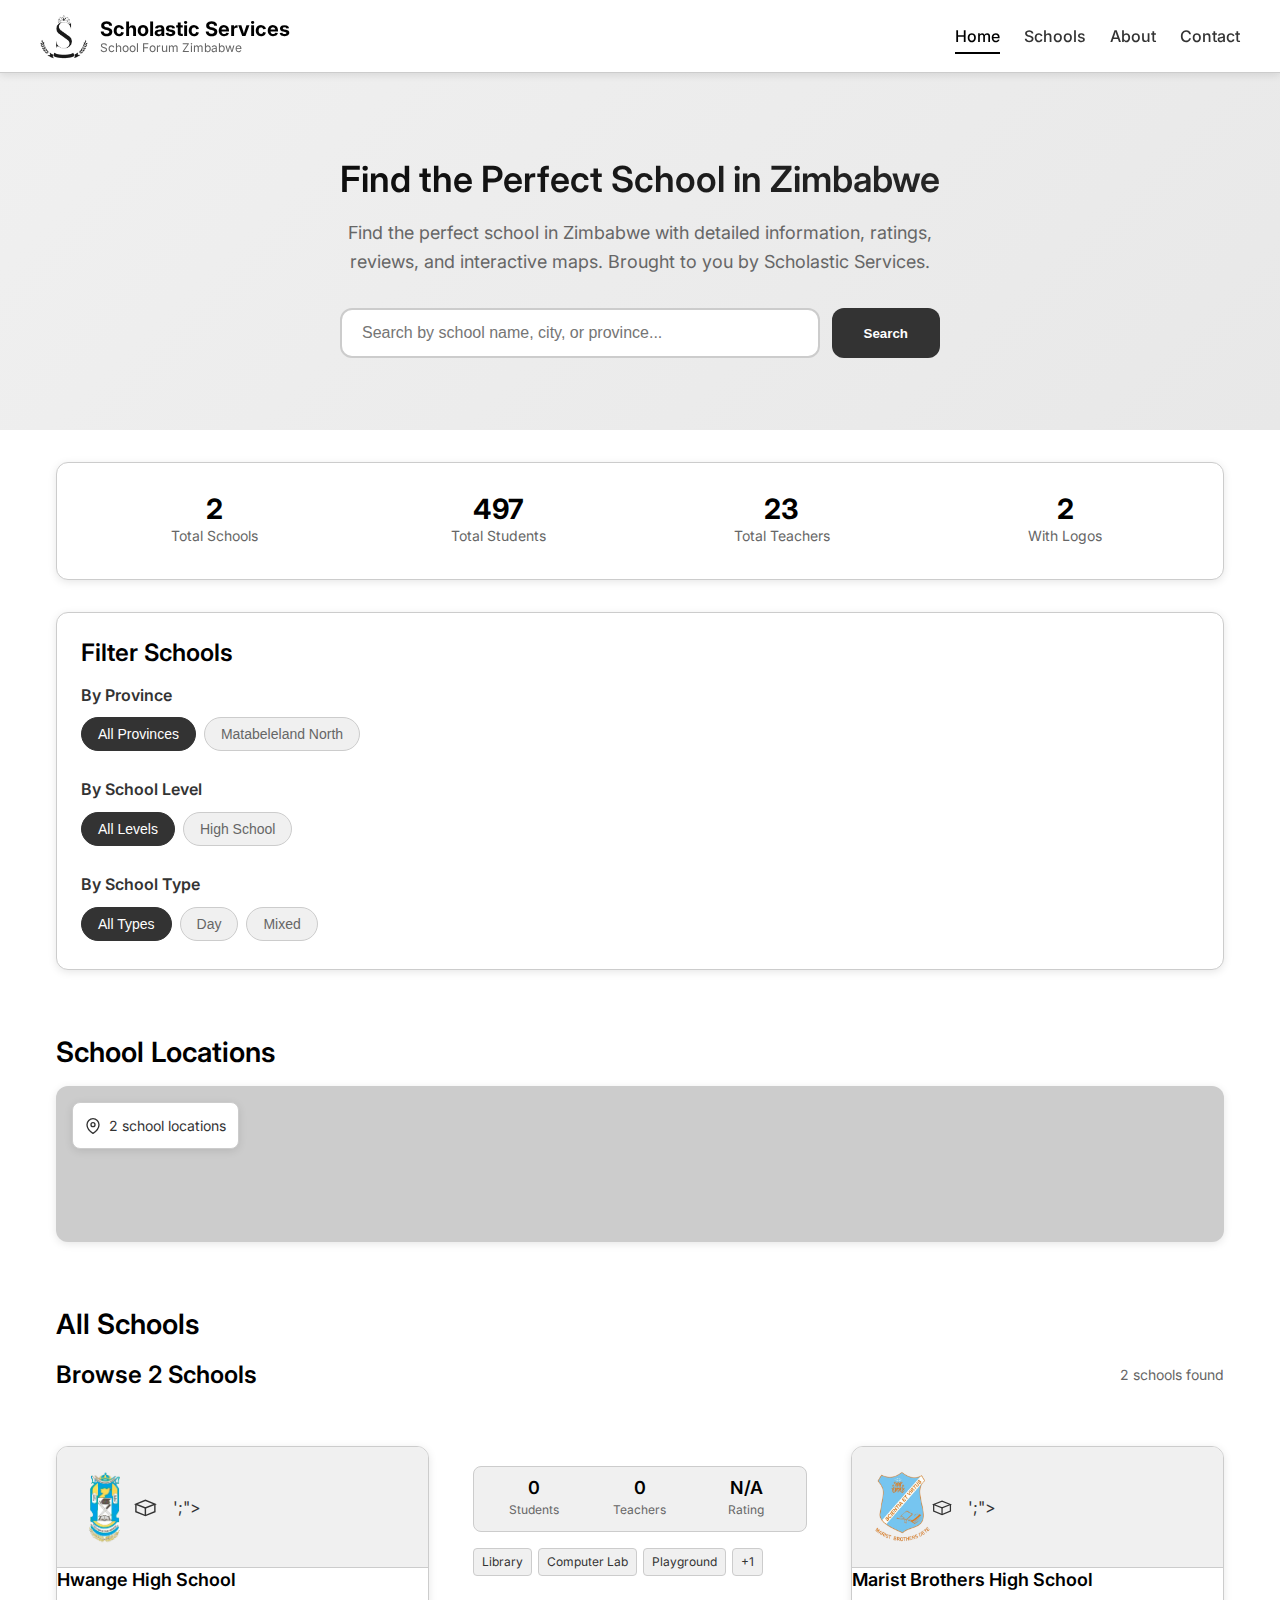
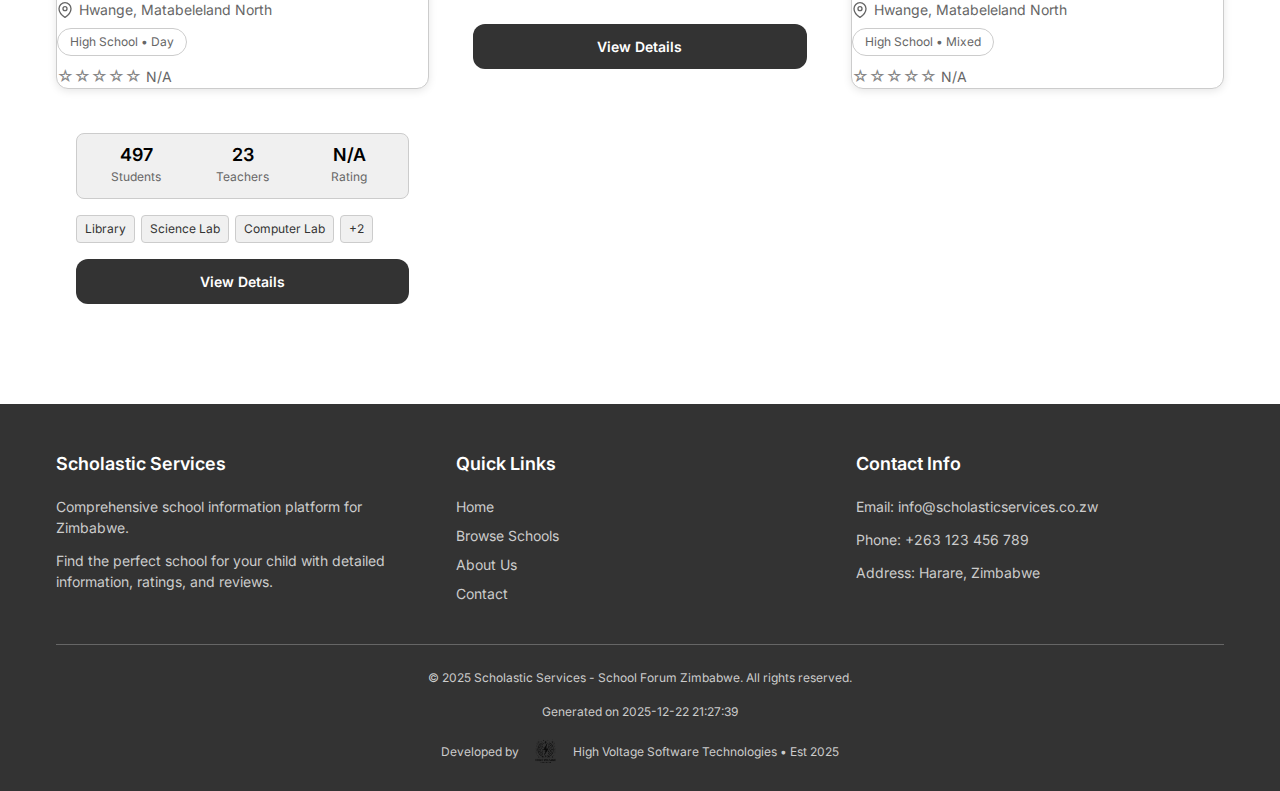
<file: index.html>
<!DOCTYPE html>
<html lang="en">
<head>
    <meta charset="UTF-8">
    <meta name="viewport" content="width=device-width, initial-scale=1.0">
    <title>Scholastic Services - School Forum</title>
    <meta name="description" content="Find the perfect school in Zimbabwe with detailed information, ratings, reviews, and interactive maps. Brought to you by Scholastic Services.">
    <link rel="preconnect" href="https://fonts.googleapis.com">
    <link rel="preconnect" href="https://fonts.gstatic.com" crossorigin>
    <link href="https://fonts.googleapis.com/css2?family=Inter:wght@300;400;500;600;700&display=swap" rel="stylesheet">
    <style>
        
        /* Scholastic Services School Forum CSS - Mobile First Design - Grayscale Theme */
        :root {
            --black: #000000;
            --dark-gray: #333333;
            --medium-gray: #666666;
            --light-gray: #CCCCCC;
            --off-white: #F0F0F0;
            --white: #FFFFFF;
            --accent-gray: #555555;
            --shadow: 0 2px 8px rgba(0,0,0,0.1);
            --shadow-hover: 0 8px 25px rgba(0,0,0,0.15);
            --border-radius: 12px;
            --transition: all 0.3s ease;
            --container-padding: 1rem;
        }
        
        * {
            margin: 0;
            padding: 0;
            box-sizing: border-box;
            -webkit-tap-highlight-color: transparent;
        }
        
        html {
            scroll-behavior: smooth;
        }
        
        body {
            font-family: 'Inter', -apple-system, BlinkMacSystemFont, 'Segoe UI', Roboto, sans-serif;
            line-height: 1.5;
            color: var(--dark-gray);
            background-color: var(--white);
            font-size: 16px;
            overflow-x: hidden;
        }
        
        h1, h2, h3, h4, h5, h6 {
            color: var(--black);
            font-weight: 600;
            line-height: 1.3;
            margin-bottom: 1rem;
        }
        
        h1 { font-size: 2rem; }
        h2 { font-size: 1.75rem; }
        h3 { font-size: 1.5rem; }
        h4 { font-size: 1.25rem; }
        
        p {
            margin-bottom: 1rem;
        }
        
        a {
            color: var(--dark-gray);
            text-decoration: none;
            transition: var(--transition);
            border-bottom: 1px solid transparent;
        }
        
        a:hover {
            color: var(--black);
            border-bottom-color: var(--black);
        }
        
        .container {
            width: 100%;
            max-width: 1200px;
            margin: 0 auto;
            padding: 0 var(--container-padding);
        }
        
        /* Header & Navigation */
        .navbar {
            background-color: var(--white);
            box-shadow: var(--shadow);
            position: fixed;
            top: 0;
            width: 100%;
            z-index: 1000;
            padding: 0.75rem 0;
            border-bottom: 1px solid var(--light-gray);
        }
        
        .nav-container {
            display: flex;
            justify-content: space-between;
            align-items: center;
            padding: 0;
        }
        
        .logo-container {
            display: flex;
            align-items: center;
            gap: 0.75rem;
        }
        
        .logo {
            height: 48px;
            width: auto;
        }
        
        .logo-text {
            font-size: 1.25rem;
            font-weight: 700;
            color: var(--black);
            display: flex;
            flex-direction: column;
            line-height: 1.2;
        }
        
        .logo-subtext {
            font-size: 0.75rem;
            color: var(--medium-gray);
            font-weight: 400;
        }
        
        .mobile-menu-btn {
            display: none;
            background: none;
            border: none;
            font-size: 1.5rem;
            color: var(--dark-gray);
            cursor: pointer;
            padding: 0.5rem;
        }
        
        .nav-links {
            display: flex;
            gap: 1.5rem;
            list-style: none;
        }
        
        .nav-links a {
            font-weight: 500;
            color: var(--dark-gray);
            padding: 0.5rem 0;
            position: relative;
            border-bottom: none;
        }
        
        .nav-links a:hover {
            color: var(--black);
        }
        
        .nav-links a.active {
            color: var(--black);
        }
        
        .nav-links a.active::after {
            content: '';
            position: absolute;
            bottom: 0;
            left: 0;
            width: 100%;
            height: 2px;
            background-color: var(--black);
        }
        
        /* Hero Section */
        .hero {
            background: linear-gradient(135deg, var(--off-white) 0%, #E8E8E8 100%);
            padding: 6rem 0 3rem;
            margin-top: 60px;
            text-align: center;
            position: relative;
            overflow: hidden;
        }
        
        .hero::before {
            content: '';
            position: absolute;
            top: 0;
            left: 0;
            right: 0;
            height: 4px;
            background: linear-gradient(90deg, var(--black), var(--dark-gray));
        }
        
        .hero h1 {
            font-size: 2.25rem;
            margin-bottom: 1rem;
            background: linear-gradient(135deg, var(--black), var(--dark-gray));
            -webkit-background-clip: text;
            -webkit-text-fill-color: transparent;
            background-clip: text;
        }
        
        .hero p {
            font-size: 1.125rem;
            color: var(--medium-gray);
            max-width: 600px;
            margin: 0 auto 2rem;
            line-height: 1.6;
        }
        
        /* Search Container */
        .search-container {
            max-width: 600px;
            margin: 1.5rem auto;
        }
        
        .search-box {
            display: flex;
            flex-direction: column;
            gap: 0.75rem;
        }
        
        @media (min-width: 640px) {
            .search-box {
                flex-direction: row;
            }
        }
        
        .search-input {
            flex: 1;
            padding: 0.875rem 1.25rem;
            border: 2px solid var(--light-gray);
            border-radius: var(--border-radius);
            font-size: 1rem;
            transition: var(--transition);
            background: var(--white);
            color: var(--black);
        }
        
        .search-input:focus {
            outline: none;
            border-color: var(--dark-gray);
            box-shadow: 0 0 0 3px rgba(51, 51, 51, 0.1);
        }
        
        .search-btn {
            padding: 0.875rem 2rem;
            background-color: var(--dark-gray);
            color: var(--white);
            border: none;
            border-radius: var(--border-radius);
            cursor: pointer;
            font-weight: 600;
            transition: var(--transition);
            white-space: nowrap;
        }
        
        .search-btn:hover {
            background-color: var(--black);
            transform: translateY(-1px);
        }
        
        /* Stats Bar */
        .stats-bar {
            background: var(--white);
            padding: 1.5rem;
            border-radius: var(--border-radius);
            margin: 2rem 0;
            display: grid;
            grid-template-columns: repeat(2, 1fr);
            gap: 1rem;
            box-shadow: var(--shadow);
            border: 1px solid var(--light-gray);
        }
        
        @media (min-width: 768px) {
            .stats-bar {
                grid-template-columns: repeat(4, 1fr);
            }
        }
        
        .stat-item {
            text-align: center;
            padding: 0.5rem;
        }
        
        .stat-number {
            font-size: 1.75rem;
            font-weight: 700;
            color: var(--black);
            display: block;
            line-height: 1;
        }
        
        .stat-label {
            font-size: 0.875rem;
            color: var(--medium-gray);
            margin-top: 0.25rem;
        }
        
        /* Filter Section */
        .filter-section {
            background-color: var(--white);
            padding: 1.5rem;
            border-radius: var(--border-radius);
            margin-bottom: 2rem;
            box-shadow: var(--shadow);
            border: 1px solid var(--light-gray);
        }
        
        .filter-groups {
            display: flex;
            flex-direction: column;
            gap: 1.5rem;
            margin-top: 1rem;
        }
        
        .filter-group h4 {
            margin-bottom: 0.75rem;
            color: var(--dark-gray);
            font-size: 1rem;
        }
        
        .filter-buttons {
            display: flex;
            flex-wrap: wrap;
            gap: 0.5rem;
            max-width: 100%;
            overflow-x: auto;
            padding-bottom: 0.25rem;
        }
        
        .filter-btn {
            padding: 0.5rem 1rem;
            background-color: var(--off-white);
            border: 1px solid var(--light-gray);
            border-radius: 20px;
            color: var(--medium-gray);
            cursor: pointer;
            transition: var(--transition);
            font-size: 0.875rem;
            white-space: nowrap;
        }
        
        .filter-btn:hover,
        .filter-btn.active {
            background-color: var(--dark-gray);
            color: var(--white);
            border-color: var(--dark-gray);
        }
        
        /* Schools Grid - UPDATED DESIGN */
        .schools-grid {
            display: grid;
            grid-template-columns: 1fr;
            gap: 1.5rem;
            padding: 2rem 0;
        }
        
        @media (min-width: 640px) {
            .schools-grid {
                grid-template-columns: repeat(2, 1fr);
            }
        }
        
        @media (min-width: 1024px) {
            .schools-grid {
                grid-template-columns: repeat(3, 1fr);
            }
        }
        
        .school-card {
            background-color: var(--white);
            border-radius: var(--border-radius);
            overflow: hidden;
            box-shadow: var(--shadow);
            transition: var(--transition);
            border: 1px solid var(--light-gray);
            display: flex;
            flex-direction: column;
            height: 100%;
        }
        
        .school-card:hover {
            transform: translateY(-5px);
            box-shadow: var(--shadow-hover);
            border-color: var(--dark-gray);
        }
        
        /* UPDATED: School card header with logo and details in one frame */
        .school-card-header {
            display: flex;
            padding: 1.25rem;
            gap: 1rem;
            border-bottom: 1px solid var(--light-gray);
            background-color: var(--off-white);
            align-items: center;
        }
        
        .school-logo-container {
            width: 80px;
            height: 80px;
            min-width: 80px;
            display: flex;
            align-items: center;
            justify-content: center;
            overflow: hidden;
            position: relative;
        }
        
        .school-logo-img {
            max-width: 100%;
            max-height: 100%;
            object-fit: contain;
        }
        
        .logo-placeholder {
            width: 100%;
            height: 100%;
            background: linear-gradient(135deg, var(--light-gray), var(--off-white));
            border-radius: 50%;
            display: flex;
            align-items: center;
            justify-content: center;
            color: var(--medium-gray);
        }
        
        .school-header-info {
            flex: 1;
        }
        
        .school-name {
            font-size: 1.125rem;
            font-weight: 600;
            color: var(--black);
            margin-bottom: 0.5rem;
            line-height: 1.3;
        }
        
        .school-location {
            color: var(--medium-gray);
            font-size: 0.875rem;
            display: flex;
            align-items: center;
            gap: 0.375rem;
            margin-bottom: 0.5rem;
        }
        
        .school-type {
            display: inline-block;
            padding: 0.25rem 0.75rem;
            background-color: var(--white);
            border: 1px solid var(--light-gray);
            border-radius: 20px;
            font-size: 0.75rem;
            color: var(--medium-gray);
        }
        
        .school-rating {
            display: flex;
            align-items: center;
            gap: 0.25rem;
            color: var(--medium-gray);
            font-size: 0.875rem;
            margin-top: 0.5rem;
        }
        
        .stars {
            color: #888888;
            font-size: 1rem;
        }
        
        .school-content {
            padding: 1.25rem;
            flex: 1;
            display: flex;
            flex-direction: column;
        }
        
        .school-metrics {
            display: grid;
            grid-template-columns: repeat(3, 1fr);
            gap: 0.75rem;
            margin-bottom: 1rem;
            background: var(--off-white);
            padding: 0.75rem;
            border-radius: 8px;
            border: 1px solid var(--light-gray);
        }
        
        .metric {
            text-align: center;
        }
        
        .metric-value {
            font-size: 1.125rem;
            font-weight: 600;
            color: var(--black);
            display: block;
            line-height: 1;
        }
        
        .metric-label {
            font-size: 0.75rem;
            color: var(--medium-gray);
            margin-top: 0.25rem;
        }
        
        .facility-tags {
            display: flex;
            flex-wrap: wrap;
            gap: 0.375rem;
            margin-bottom: 1rem;
        }
        
        .facility-tag {
            padding: 0.25rem 0.5rem;
            background-color: var(--off-white);
            border-radius: 4px;
            font-size: 0.75rem;
            color: var(--dark-gray);
            border: 1px solid var(--light-gray);
        }
        
        .view-details {
            display: block;
            padding: 0.75rem;
            background-color: var(--dark-gray);
            border-radius: var(--border-radius);
            color: var(--white);
            font-weight: 600;
            text-align: center;
            transition: var(--transition);
            margin-top: auto;
            border: none;
            width: 100%;
            cursor: pointer;
            font-size: 0.875rem;
        }
        
        .view-details:hover {
            background-color: var(--black);
            transform: translateY(-1px);
        }
        
        /* Google Maps Container */
        .map-section {
            padding: 2rem 0;
        }
        
        .map-container {
            height: 400px;
            background-color: var(--light-gray);
            border-radius: var(--border-radius);
            margin-bottom: 2rem;
            overflow: hidden;
            position: relative;
            box-shadow: var(--shadow);
        }
        
        #map {
            width: 100%;
            height: 100%;
            border-radius: var(--border-radius);
        }
        
        .map-placeholder {
            position: absolute;
            top: 0;
            left: 0;
            width: 100%;
            height: 100%;
            display: flex;
            align-items: center;
            justify-content: center;
            background: var(--off-white);
            color: var(--medium-gray);
            text-align: center;
            padding: 2rem;
        }
        
        /* Footer */
        .footer {
            background-color: var(--dark-gray);
            color: var(--white);
            padding: 3rem 0 1.5rem;
            margin-top: 3rem;
        }
        
        .footer-content {
            display: grid;
            grid-template-columns: 1fr;
            gap: 2rem;
            margin-bottom: 2rem;
        }
        
        @media (min-width: 768px) {
            .footer-content {
                grid-template-columns: repeat(3, 1fr);
            }
        }
        
        .footer-section h3 {
            color: var(--white);
            margin-bottom: 1.25rem;
            font-size: 1.125rem;
        }
        
        .footer-section p {
            color: var(--light-gray);
            margin-bottom: 0.75rem;
            font-size: 0.875rem;
        }
        
        .footer-section a {
            color: var(--light-gray);
            display: block;
            margin-bottom: 0.5rem;
            font-size: 0.875rem;
            transition: var(--transition);
            border-bottom: none;
        }
        
        .footer-section a:hover {
            color: var(--white);
            padding-left: 0.25rem;
        }
        
        .footer-bottom {
            border-top: 1px solid var(--medium-gray);
            padding-top: 1.5rem;
            text-align: center;
        }
        
        .copyright {
            color: var(--light-gray);
            font-size: 0.75rem;
            margin-bottom: 0.5rem;
        }
        
        .developer-info {
            display: flex;
            align-items: center;
            justify-content: center;
            gap: 0.75rem;
            margin-top: 1rem;
            flex-wrap: wrap;
        }
        
        .developer-text {
            color: var(--light-gray);
            font-size: 0.75rem;
        }
        
        .manufacturer-logo {
            height: 30px;
            width: auto;
            opacity: 0.8;
            transition: var(--transition);
        }
        
        .manufacturer-logo:hover {
            opacity: 1;
        }
        
        /* School Detail Page */
        .school-detail {
            padding: 5rem 0 2rem;
        }
        
        .school-header-detail {
            display: flex;
            flex-direction: column;
            gap: 1.5rem;
            margin-bottom: 2rem;
        }
        
        @media (min-width: 768px) {
            .school-header-detail {
                flex-direction: row;
                align-items: flex-start;
            }
        }
        
        .school-logo-large-container {
            width: 150px;
            height: 150px;
            min-width: 150px;
            background-color: var(--off-white);
            border-radius: var(--border-radius);
            display: flex;
            align-items: center;
            justify-content: center;
            overflow: hidden;
            border: 1px solid var(--light-gray);
            align-self: center;
        }
        
        @media (min-width: 768px) {
            .school-logo-large-container {
                align-self: flex-start;
            }
        }
        
        .school-logo-large {
            max-width: 90%;
            max-height: 90%;
            object-fit: contain;
            padding: 1rem;
        }
        
        .school-info {
            flex: 1;
        }
        
        .school-motto {
            font-style: italic;
            color: var(--medium-gray);
            margin-bottom: 1rem;
            font-size: 1rem;
            border-left: 3px solid var(--light-gray);
            padding-left: 1rem;
        }
        
        .action-buttons {
            display: flex;
            flex-wrap: wrap;
            gap: 0.75rem;
            margin-top: 1.5rem;
        }
        
        .btn {
            padding: 0.75rem 1.5rem;
            border-radius: var(--border-radius);
            font-weight: 600;
            cursor: pointer;
            transition: var(--transition);
            border: none;
            text-decoration: none;
            display: inline-flex;
            align-items: center;
            justify-content: center;
            gap: 0.5rem;
            font-size: 0.875rem;
        }
        
        .btn svg {
            width: 16px;
            height: 16px;
        }
        
        .btn-primary {
            background-color: var(--dark-gray);
            color: var(--white);
        }
        
        .btn-primary:hover {
            background-color: var(--black);
            transform: translateY(-1px);
        }
        
        .btn-secondary {
            background-color: transparent;
            color: var(--dark-gray);
            border: 2px solid var(--dark-gray);
        }
        
        .btn-secondary:hover {
            background-color: var(--dark-gray);
            color: var(--white);
            transform: translateY(-1px);
        }
        
        /* Tabs */
        .tabs {
            margin-bottom: 2rem;
        }
        
        .tab-nav {
            display: flex;
            border-bottom: 2px solid var(--light-gray);
            margin-bottom: 2rem;
            overflow-x: auto;
            -webkit-overflow-scrolling: touch;
            scrollbar-width: none;
        }
        
        .tab-nav::-webkit-scrollbar {
            display: none;
        }
        
        .tab-btn {
            padding: 1rem 1.5rem;
            background: none;
            border: none;
            font-size: 1rem;
            font-weight: 600;
            color: var(--medium-gray);
            cursor: pointer;
            transition: var(--transition);
            position: relative;
            white-space: nowrap;
            flex-shrink: 0;
        }
        
        .tab-btn.active {
            color: var(--black);
        }
        
        .tab-btn.active::after {
            content: '';
            position: absolute;
            bottom: -2px;
            left: 0;
            width: 100%;
            height: 2px;
            background-color: var(--black);
        }
        
        .tab-content {
            display: none;
        }
        
        .tab-content.active {
            display: block;
        }
        
        /* Info Grid */
        .info-grid {
            display: grid;
            grid-template-columns: 1fr;
            gap: 1.5rem;
            margin-bottom: 2rem;
        }
        
        @media (min-width: 768px) {
            .info-grid {
                grid-template-columns: repeat(2, 1fr);
            }
        }
        
        .info-card {
            background-color: var(--white);
            padding: 1.5rem;
            border-radius: var(--border-radius);
            box-shadow: var(--shadow);
            border: 1px solid var(--light-gray);
        }
        
        .info-card h3 {
            margin-bottom: 1rem;
            color: var(--dark-gray);
            border-bottom: 2px solid var(--light-gray);
            padding-bottom: 0.5rem;
            font-size: 1.125rem;
        }
        
        .info-item {
            margin-bottom: 0.75rem;
            display: flex;
            justify-content: space-between;
            align-items: flex-start;
            flex-wrap: wrap;
            gap: 0.5rem;
        }
        
        .info-label {
            font-weight: 500;
            color: var(--medium-gray);
            min-width: 120px;
            font-size: 0.875rem;
        }
        
        .info-value {
            color: var(--black);
            text-align: right;
            flex: 1;
            font-size: 0.875rem;
        }
        
        /* Facilities Grid */
        .facilities-grid {
            display: grid;
            grid-template-columns: repeat(auto-fill, minmax(180px, 1fr));
            gap: 0.75rem;
            margin-bottom: 2rem;
        }
        
        .facility-item {
            display: flex;
            align-items: center;
            gap: 0.75rem;
            padding: 0.75rem;
            background-color: var(--off-white);
            border-radius: var(--border-radius);
            transition: var(--transition);
            border: 1px solid transparent;
        }
        
        .facility-item:hover {
            background-color: var(--white);
            border-color: var(--light-gray);
            transform: translateY(-1px);
        }
        
        .facility-icon {
            width: 24px;
            height: 24px;
            min-width: 24px;
            background-color: var(--dark-gray);
            border-radius: 50%;
            display: flex;
            align-items: center;
            justify-content: center;
            color: var(--white);
            font-size: 0.75rem;
        }
        
        /* Ratings and Reviews */
        .ratings-section {
            margin: 2rem 0;
        }
        
        .overall-rating {
            display: flex;
            align-items: center;
            gap: 1rem;
            margin-bottom: 1.5rem;
            flex-wrap: wrap;
        }
        
        .rating-number {
            font-size: 2.5rem;
            font-weight: 700;
            color: var(--black);
        }
        
        .rating-stars-large {
            font-size: 1.5rem;
            color: #888888;
            letter-spacing: 2px;
        }
        
        .rating-count {
            color: var(--medium-gray);
            font-size: 0.875rem;
        }
        
        .rating-breakdown {
            display: grid;
            grid-template-columns: 1fr;
            gap: 1rem;
            margin-bottom: 2rem;
        }
        
        @media (min-width: 640px) {
            .rating-breakdown {
                grid-template-columns: repeat(3, 1fr);
            }
        }
        
        .rating-category {
            background: var(--off-white);
            padding: 1rem;
            border-radius: var(--border-radius);
            text-align: center;
            border: 1px solid var(--light-gray);
        }
        
        .rating-category-label {
            font-size: 0.875rem;
            color: var(--medium-gray);
            margin-bottom: 0.5rem;
        }
        
        .rating-category-stars {
            color: #888888;
            font-size: 1.25rem;
            margin-bottom: 0.25rem;
        }
        
        .rating-category-value {
            font-weight: 600;
            color: var(--black);
            font-size: 1.125rem;
        }
        
        .add-review-btn {
            display: inline-flex;
            align-items: center;
            gap: 0.5rem;
            padding: 0.75rem 1.5rem;
            background-color: var(--dark-gray);
            color: var(--white);
            border: none;
            border-radius: var(--border-radius);
            font-weight: 600;
            cursor: pointer;
            transition: var(--transition);
            margin-bottom: 2rem;
        }
        
        .add-review-btn:hover {
            background-color: var(--black);
            transform: translateY(-1px);
        }
        
        .reviews-container {
            margin-bottom: 2rem;
        }
        
        .review-card {
            background-color: var(--white);
            padding: 1.5rem;
            border-radius: var(--border-radius);
            margin-bottom: 1rem;
            box-shadow: var(--shadow);
            border: 1px solid var(--light-gray);
        }
        
        .review-header {
            display: flex;
            justify-content: space-between;
            align-items: flex-start;
            margin-bottom: 1rem;
            flex-wrap: wrap;
            gap: 1rem;
        }
        
        .reviewer-info {
            display: flex;
            align-items: center;
            gap: 0.75rem;
            flex-wrap: wrap;
        }
        
        .reviewer-name {
            font-weight: 600;
            color: var(--black);
        }
        
        .reviewer-type {
            padding: 0.25rem 0.5rem;
            background-color: var(--off-white);
            border-radius: 4px;
            font-size: 0.75rem;
            color: var(--medium-gray);
            border: 1px solid var(--light-gray);
        }
        
        .review-date {
            color: var(--medium-gray);
            font-size: 0.875rem;
        }
        
        .review-stars {
            color: #888888;
            font-size: 1rem;
            margin: 0.5rem 0;
        }
        
        .review-title {
            font-weight: 600;
            color: var(--black);
            margin-bottom: 0.5rem;
        }
        
        .review-text {
            color: var(--dark-gray);
            margin-bottom: 1rem;
            line-height: 1.6;
        }
        
        .review-pros-cons {
            display: grid;
            grid-template-columns: 1fr;
            gap: 1rem;
            margin-bottom: 1rem;
        }
        
        @media (min-width: 640px) {
            .review-pros-cons {
                grid-template-columns: repeat(2, 1fr);
            }
        }
        
        .pros-list, .cons-list {
            padding: 0.75rem;
            border-radius: var(--border-radius);
            font-size: 0.875rem;
            border: 1px solid var(--light-gray);
        }
        
        .pros-list {
            background-color: rgba(128, 128, 128, 0.1);
            border-left: 3px solid #666666;
        }
        
        .cons-list {
            background-color: rgba(96, 96, 96, 0.1);
            border-left: 3px solid #444444;
        }
        
        .pros-list h4, .cons-list h4 {
            font-size: 0.875rem;
            margin-bottom: 0.5rem;
            display: flex;
            align-items: center;
            gap: 0.5rem;
        }
        
        .pros-list ul, .cons-list ul {
            list-style: none;
            padding-left: 0;
        }
        
        .pros-list li, .cons-list li {
            margin-bottom: 0.25rem;
            padding-left: 1.25rem;
            position: relative;
        }
        
        .pros-list li::before {
            content: '✓';
            position: absolute;
            left: 0;
            color: #666666;
            font-weight: bold;
        }
        
        .cons-list li::before {
            content: '×';
            position: absolute;
            left: 0;
            color: #444444;
            font-weight: bold;
        }
        
        .review-helpful {
            display: flex;
            align-items: center;
            gap: 1rem;
            margin-top: 1rem;
            padding-top: 1rem;
            border-top: 1px solid var(--light-gray);
        }
        
        .helpful-btn {
            display: flex;
            align-items: center;
            gap: 0.5rem;
            padding: 0.5rem 1rem;
            background-color: var(--off-white);
            border: 1px solid var(--light-gray);
            border-radius: 20px;
            color: var(--medium-gray);
            cursor: pointer;
            transition: var(--transition);
            font-size: 0.875rem;
        }
        
        .helpful-btn:hover {
            background-color: var(--light-gray);
            color: var(--dark-gray);
        }
        
        /* Gallery */
        .gallery-section {
            margin: 2rem 0;
        }
        
        .school-gallery {
            display: grid;
            grid-template-columns: repeat(auto-fill, minmax(150px, 1fr));
            gap: 0.75rem;
            margin-top: 1rem;
        }
        
        .gallery-item {
            aspect-ratio: 4/3;
            background-color: var(--light-gray);
            border-radius: var(--border-radius);
            overflow: hidden;
            display: flex;
            align-items: center;
            justify-content: center;
            color: var(--medium-gray);
            cursor: pointer;
            transition: var(--transition);
            position: relative;
            border: 1px solid var(--light-gray);
        }
        
        .gallery-item:hover {
            transform: scale(1.02);
            box-shadow: var(--shadow-hover);
        }
        
        .gallery-placeholder {
            text-align: center;
            padding: 1rem;
            color: var(--medium-gray);
        }
        
        /* Responsive Design */
        @media (max-width: 767px) {
            .mobile-menu-btn {
                display: block;
            }
            
            .nav-links {
                position: fixed;
                top: 60px;
                left: 0;
                right: 0;
                background-color: var(--white);
                flex-direction: column;
                padding: 1rem;
                gap: 0;
                box-shadow: var(--shadow);
                transform: translateY(-100%);
                opacity: 0;
                transition: var(--transition);
                z-index: 999;
                border: 1px solid var(--light-gray);
            }
            
            .nav-links.active {
                transform: translateY(0);
                opacity: 1;
            }
            
            .nav-links li {
                width: 100%;
            }
            
            .nav-links a {
                display: block;
                padding: 1rem;
                border-bottom: 1px solid var(--light-gray);
            }
            
            .nav-links a:last-child {
                border-bottom: none;
            }
            
            .hero {
                padding: 5rem 0 2rem;
            }
            
            .hero h1 {
                font-size: 1.75rem;
            }
            
            .hero p {
                font-size: 1rem;
            }
            
            .school-detail {
                padding: 4rem 0 2rem;
            }
            
            .action-buttons {
                justify-content: center;
            }
            
            .btn {
                width: 100%;
                justify-content: center;
            }
            
            .school-card-header {
                flex-direction: column;
                text-align: center;
                padding: 1rem;
            }
            
            .school-logo-container {
                width: 100px;
                height: 100px;
                margin: 0 auto;
            }
        }
        
        /* Utility Classes */
        .hidden {
            display: none !important;
        }
        
        .text-center {
            text-align: center;
        }
        
        .mt-1 { margin-top: 1rem; }
        .mt-2 { margin-top: 2rem; }
        .mt-3 { margin-top: 3rem; }
        .mb-1 { margin-bottom: 1rem; }
        .mb-2 { margin-bottom: 2rem; }
        .mb-3 { margin-bottom: 3rem; }
        
        .loading {
            text-align: center;
            padding: 3rem;
            color: var(--medium-gray);
            font-size: 1rem;
        }
        
        .error {
            text-align: center;
            padding: 2rem;
            color: var(--dark-gray);
            background-color: rgba(96, 96, 96, 0.1);
            border-radius: var(--border-radius);
            margin: 2rem 0;
            border-left: 3px solid var(--dark-gray);
        }
        
        .success {
            text-align: center;
            padding: 2rem;
            color: var(--dark-gray);
            background-color: rgba(128, 128, 128, 0.1);
            border-radius: var(--border-radius);
            margin: 2rem 0;
            border-left: 3px solid var(--dark-gray);
        }
        
    </style>
</head>
<body>
    <nav class="navbar">
        <div class="container nav-container">
            <div class="logo-container">
                <img src="logo_light.png" alt="Scholastic Services Logo" class="logo">
                <div class="logo-text">
                    Scholastic Services
                    <span class="logo-subtext">School Forum Zimbabwe</span>
                </div>
            </div>
            
            <button class="mobile-menu-btn">
                <svg width="24" height="24" viewBox="0 0 24 24" fill="none" stroke="currentColor" stroke-width="2">
                    <line x1="3" y1="12" x2="21" y2="12"></line>
                    <line x1="3" y1="6" x2="21" y2="6"></line>
                    <line x1="3" y1="18" x2="21" y2="18"></line>
                </svg>
            </button>
            
            <ul class="nav-links">
                <li><a href="index.html" class="active">Home</a></li>
                <li><a href="#schools">Schools</a></li>
                <li><a href="#about">About</a></li>
                <li><a href="#contact">Contact</a></li>
            </ul>
        </div>
    </nav>

    <header class="hero">
        <div class="container">
            <h1>Find the Perfect School in Zimbabwe</h1>
            <p>Find the perfect school in Zimbabwe with detailed information, ratings, reviews, and interactive maps. Brought to you by Scholastic Services.</p>
            
            <div class="container">
                <div class="search-container">
                    <div class="search-box">
                        <input type="text" class="search-input" placeholder="Search by school name, city, or province...">
                        <button class="search-btn">Search</button>
                    </div>
                </div>
            </div>
            
        </div>
    </header>

    <div class="container">
        <div class="stats-bar">
            <div class="stat-item">
                <span class="stat-number" id="total-schools">2</span>
                <span class="stat-label">Total Schools</span>
            </div>
            <div class="stat-item">
                <span class="stat-number" id="total-students">
                    497
                </span>
                <span class="stat-label">Total Students</span>
            </div>
            <div class="stat-item">
                <span class="stat-number" id="total-teachers">
                    23
                </span>
                <span class="stat-label">Total Teachers</span>
            </div>
            <div class="stat-item">
                <span class="stat-number" id="schools-with-logos">
                    2
                </span>
                <span class="stat-label">With Logos</span>
            </div>
        </div>
    </div>

    
            <div class="container">
                <div class="filter-section">
                    <h3>Filter Schools</h3>
                    <div class="filter-groups">
                        <div class="filter-group">
                            <h4>By Province</h4>
                            <div class="filter-buttons">
                                <button class="filter-btn active" data-filter="province" data-value="all">All Provinces</button>
                                <button class="filter-btn" data-filter="province" data-value="Matabeleland North">Matabeleland North</button>
                            </div>
                        </div>
                        <div class="filter-group">
                            <h4>By School Level</h4>
                            <div class="filter-buttons">
                                <button class="filter-btn active" data-filter="level" data-value="all">All Levels</button>
                                <button class="filter-btn" data-filter="level" data-value="High School">High School</button>
                            </div>
                        </div>
                        <div class="filter-group">
                            <h4>By School Type</h4>
                            <div class="filter-buttons">
                                <button class="filter-btn active" data-filter="type" data-value="all">All Types</button>
                                <button class="filter-btn" data-filter="type" data-value="Day">Day</button><button class="filter-btn" data-filter="type" data-value="Mixed">Mixed</button>
                            </div>
                        </div>
                    </div>
                </div>
            </div>
            
    
            <section class="map-section">
                <div class="container">
                    <h2>School Locations</h2>
                    <div id="map" class="map-container">
                        <div class="loading">Loading interactive map...</div>
                    </div>
                </div>
            </section>
            

    <section id="schools" class="container">
        <h2>All Schools</h2>
        <div class="schools-header" style="display: flex; justify-content: space-between; align-items: center; margin-bottom: 1.5rem; flex-wrap: wrap; gap: 1rem;">
            <h3 style="margin: 0;">Browse 2 Schools</h3>
            <div style="color: var(--medium-gray); font-size: 0.875rem;" id="school-count">2 schools found</div>
        </div>
        <div id="schools-container" class="schools-grid">
            <div class="loading" style="grid-column: 1/-1;">Loading schools...</div>
        </div>
    </section>

    <footer class="footer" id="contact">
        <div class="container">
            <div class="footer-content">
                <div class="footer-section">
                    <h3>Scholastic Services</h3>
                    <p>Comprehensive school information platform for Zimbabwe.</p>
                    <p>Find the perfect school for your child with detailed information, ratings, and reviews.</p>
                </div>
                <div class="footer-section">
                    <h3>Quick Links</h3>
                    <a href="index.html">Home</a>
                    <a href="#schools">Browse Schools</a>
                    <a href="#about">About Us</a>
                    <a href="#contact">Contact</a>
                </div>
                <div class="footer-section">
                    <h3>Contact Info</h3>
                    <p>Email: info@scholasticservices.co.zw</p>
                    <p>Phone: +263 123 456 789</p>
                    <p>Address: Harare, Zimbabwe</p>
                </div>
            </div>
            <div class="footer-bottom">
                <div class="copyright">
                    <p>&copy; 2025 Scholastic Services - School Forum Zimbabwe. All rights reserved.</p>
                    <p>Generated on 2025-12-22 21:27:39</p>
                </div>
                <div class="developer-info">
                    <span class="developer-text">Developed by</span>
                    <img src="manufacturer_light.png" alt="High Voltage Software Technologies" class="manufacturer-logo">
                    <span class="developer-text">High Voltage Software Technologies • Est 2025</span>
                </div>
            </div>
        </div>
    </footer>

    <script>
        
        // School Forum JavaScript - Mobile First
        document.addEventListener('DOMContentLoaded', function() {
            // Mobile menu toggle
            const mobileMenuBtn = document.querySelector('.mobile-menu-btn');
            const navLinks = document.querySelector('.nav-links');
            
            if (mobileMenuBtn && navLinks) {
                mobileMenuBtn.addEventListener('click', function() {
                    navLinks.classList.toggle('active');
                    this.innerHTML = navLinks.classList.contains('active') ? 
                        '<svg width="24" height="24" viewBox="0 0 24 24" fill="none" stroke="currentColor" stroke-width="2"><line x1="18" y1="6" x2="6" y2="18"></line><line x1="6" y1="6" x2="18" y2="18"></line></svg>' :
                        '<svg width="24" height="24" viewBox="0 0 24 24" fill="none" stroke="currentColor" stroke-width="2"><line x1="3" y1="12" x2="21" y2="12"></line><line x1="3" y1="6" x2="21" y2="6"></line><line x1="3" y1="18" x2="21" y2="18"></line></svg>';
                });
                
                // Close menu when clicking outside
                document.addEventListener('click', function(event) {
                    if (!mobileMenuBtn.contains(event.target) && !navLinks.contains(event.target)) {
                        navLinks.classList.remove('active');
                        mobileMenuBtn.innerHTML = '<svg width="24" height="24" viewBox="0 0 24 24" fill="none" stroke="currentColor" stroke-width="2"><line x1="3" y1="12" x2="21" y2="12"></line><line x1="3" y1="6" x2="21" y2="6"></line><line x1="3" y1="18" x2="21" y2="18"></line></svg>';
                    }
                });
            }
            
            // Close menu when clicking a link
            document.querySelectorAll('.nav-links a').forEach(link => {
                link.addEventListener('click', function() {
                    navLinks.classList.remove('active');
                    if (mobileMenuBtn) {
                        mobileMenuBtn.innerHTML = '<svg width="24" height="24" viewBox="0 0 24 24" fill="none" stroke="currentColor" stroke-width="2"><line x1="3" y1="12" x2="21" y2="12"></line><line x1="3" y1="6" x2="21" y2="6"></line><line x1="3" y1="18" x2="21" y2="18"></line></svg>';
                    }
                });
            });
            
            // Load school data from external JSON file
            loadSchoolData();
        });
        
        function loadSchoolData() {
            fetch('schools.json')
                .then(response => {
                    if (!response.ok) {
                        throw new Error('Failed to load school data');
                    }
                    return response.json();
                })
                .then(schools => {
                    // Initialize with loaded data
                    initSearch(schools);
                    initFilters(schools);
                    updateSchoolCount(schools.length);
                    renderSchools(schools);
                    initGoogleMaps(schools);
                    updateStats(schools);
                })
                .catch(error => {
                    console.error('Error loading school data:', error);
                    showError('Failed to load school data. Please try again later.');
                });
        }
        
        function updateStats(schools) {
            const totalStudents = schools.reduce((sum, school) => sum + (school.total_students || 0), 0);
            const totalTeachers = schools.reduce((sum, school) => sum + (school.total_teachers || 0), 0);
            const schoolsWithLogos = schools.filter(school => school.logo_base64).length;
            
            document.getElementById('total-schools').textContent = schools.length.toLocaleString();
            document.getElementById('total-students').textContent = totalStudents.toLocaleString();
            document.getElementById('total-teachers').textContent = totalTeachers.toLocaleString();
            document.getElementById('schools-with-logos').textContent = schoolsWithLogos.toLocaleString();
        }
        
        function showError(message) {
            const container = document.getElementById('schools-container');
            if (container) {
                container.innerHTML = `
                    <div class="error" style="grid-column: 1/-1;">
                        <h3>Error Loading Data</h3>
                        <p>${message}</p>
                        <button onclick="location.reload()" class="btn btn-primary mt-2">
                            Retry
                        </button>
                    </div>
                `;
            }
        }
        
        // Search functionality
        function initSearch(schools) {
            const searchInput = document.querySelector('.search-input');
            const searchBtn = document.querySelector('.search-btn');
            
            if (!searchInput || !searchBtn) return;
            
            const performSearch = () => {
                const searchTerm = searchInput.value.toLowerCase().trim();
                if (searchTerm.length < 2) {
                    renderSchools(schools);
                    updateSchoolCount(schools.length);
                    return;
                }
                
                const filteredSchools = schools.filter(school => {
                    const searchFields = [
                        school.name,
                        school.city,
                        school.province,
                        school.level,
                        school.school_type,
                        school.category,
                        school.address,
                        school.motto
                    ].filter(Boolean).map(f => f.toLowerCase());
                    
                    return searchFields.some(field => field.includes(searchTerm));
                });
                
                renderSchools(filteredSchools);
                updateSchoolCount(filteredSchools.length);
                
                // Scroll to results
                document.getElementById('schools').scrollIntoView({ behavior: 'smooth' });
            };
            
            searchBtn.addEventListener('click', performSearch);
            searchInput.addEventListener('keyup', (e) => {
                if (e.key === 'Enter') performSearch();
            });
            
            // Clear search on input change
            searchInput.addEventListener('input', (e) => {
                if (e.target.value === '') {
                    renderSchools(schools);
                    updateSchoolCount(schools.length);
                }
            });
        }
        
        // Filter functionality
        function initFilters(schools) {
            const filterButtons = document.querySelectorAll('.filter-btn');
            
            filterButtons.forEach(button => {
                button.addEventListener('click', function() {
                    const filterType = this.dataset.filter;
                    const filterValue = this.dataset.value;
                    
                    // Update active state
                    const parent = this.parentElement;
                    parent.querySelectorAll('.filter-btn').forEach(btn => {
                        btn.classList.remove('active');
                    });
                    
                    this.classList.add('active');
                    
                    let filteredSchools = schools;
                    
                    if (filterValue !== 'all') {
                        filteredSchools = schools.filter(school => {
                            if (filterType === 'level') return school.level === filterValue;
                            if (filterType === 'type') return school.school_type === filterValue;
                            if (filterType === 'category') return school.category === filterValue;
                            if (filterType === 'province') return school.province === filterValue;
                            return true;
                        });
                    }
                    
                    renderSchools(filteredSchools);
                    updateSchoolCount(filteredSchools.length);
                    
                    // Scroll to results
                    document.getElementById('schools').scrollIntoView({ behavior: 'smooth' });
                });
            });
        }
        
        // Render schools in grid - UPDATED FOR NEW DESIGN
        function renderSchools(schoolsToRender) {
            const container = document.getElementById('schools-container');
            if (!container) return;
            
            if (schoolsToRender.length === 0) {
                container.innerHTML = '<div class="text-center" style="grid-column: 1/-1; padding: 4rem; color: var(--medium-gray);"><h3>No schools found</h3><p>Try adjusting your search or filters</p></div>';
                return;
            }
            
            container.innerHTML = schoolsToRender.map(school => {
                const rating = school.overall_rating || 0;
                const ratingStars = '★'.repeat(Math.floor(rating)) + '☆'.repeat(5 - Math.floor(rating));
                const ratingDisplay = rating ? rating.toFixed(1) : 'N/A';
                
                // Clean school name for URL
                const cleanSchoolName = school.name
                    .toLowerCase()
                    .replace(/[^a-z0-9]+/g, '-')
                    .replace(/^-|-$/g, '');
                
                // Generate logo HTML - REMOVED EXTRA CHARACTERS AND BOXY THING
                let logoHtml = "";
                if (school.logo_base64) {
                    logoHtml = `
                    <img src="data:${school.logo_mime};base64,${school.logo_base64}" 
                         alt="${school.name} Logo" 
                         class="school-logo-img"
                         loading="lazy"
                         onerror="this.style.display='none'; this.parentElement.innerHTML='<div class=\"logo-placeholder\"><svg width=\"40\" height=\"40\" viewBox=\"0 0 24 24\" fill=\"none\" stroke=\"currentColor\" stroke-width=\"1.5\"><path d=\"M22 9L12 5L2 9L12 13L22 9Z\"/><path d=\"M2 9V17L12 21L22 17V9\"/><path d=\"M12 13V21\"/></svg></div>';">
                    `;
                } else {
                    logoHtml = `
                    <div class="logo-placeholder">
                        <svg width="40" height="40" viewBox="0 0 24 24" fill="none" stroke="currentColor" stroke-width="1.5">
                            <path d="M22 9L12 5L2 9L12 13L22 9Z"/>
                            <path d="M2 9V17L12 21L22 17V9"/>
                            <path d="M12 13V21"/>
                        </svg>
                    </div>
                    `;
                }
                
                // Generate facility tags
                const facilityTags = [];
                if (school.has_library) facilityTags.push('<span class="facility-tag">Library</span>');
                if (school.has_science_lab) facilityTags.push('<span class="facility-tag">Science Lab</span>');
                if (school.has_computer_lab) facilityTags.push('<span class="facility-tag">Computer Lab</span>');
                if (school.has_playground) facilityTags.push('<span class="facility-tag">Playground</span>');
                if (school.has_sports_field) facilityTags.push('<span class="facility-tag">Sports</span>');
                if (school.has_wifi) facilityTags.push('<span class="facility-tag">WiFi</span>');
                
                return `
                <div class="school-card" data-school-id="${school.id}">
                    <!-- UPDATED: School header with logo and details in one frame -->
                    <div class="school-card-header">
                        <div class="school-logo-container">
                            ${logoHtml}
                        </div>
                        <div class="school-header-info">
                            <h3 class="school-name">${school.name}</h3>
                            <div class="school-location">
                                <svg width="16" height="16" viewBox="0 0 24 24" fill="none" stroke="currentColor" stroke-width="2">
                                    <path d="M21 10C21 17 12 23 12 23C12 23 3 17 3 10C3 7.61305 3.94821 5.32387 5.63604 3.63604C7.32387 1.94821 9.61305 1 12 1C14.3869 1 16.6761 1.94821 18.364 3.63604C20.0518 5.32387 21 7.61305 21 10Z"/>
                                    <circle cx="12" cy="10" r="3"/>
                                </svg>
                                ${school.city || ''}${school.province ? ', ' + school.province : ''}
                            </div>
                            <div class="school-type">${school.level || 'N/A'} • ${school.school_type || 'N/A'}</div>
                            <div class="school-rating">
                                <span class="stars">${ratingStars}</span>
                                <span>${ratingDisplay}</span>
                            </div>
                        </div>
                    </div>
                    
                    <div class="school-content">
                        <div class="school-metrics">
                            <div class="metric">
                                <div class="metric-value">${school.total_students || 0}</div>
                                <div class="metric-label">Students</div>
                            </div>
                            <div class="metric">
                                <div class="metric-value">${school.total_teachers || 0}</div>
                                <div class="metric-label">Teachers</div>
                            </div>
                            <div class="metric">
                                <div class="metric-value">${ratingDisplay}</div>
                                <div class="metric-label">Rating</div>
                            </div>
                        </div>
                        
                        ${facilityTags.length > 0 ? `
                        <div class="facility-tags">
                            ${facilityTags.slice(0, 3).join('')}
                            ${facilityTags.length > 3 ? '<span class="facility-tag">+' + (facilityTags.length - 3) + '</span>' : ''}
                        </div>
                        ` : ''}
                        
                        <a href="${cleanSchoolName}.html?id=${school.id}" class="view-details">
                            View Details
                        </a>
                    </div>
                </div>
                `;
            }).join('');
            
            // Add click event to cards
            container.querySelectorAll('.school-card').forEach(card => {
                card.addEventListener('click', function(e) {
                    if (!e.target.closest('a')) {
                        const link = this.querySelector('a');
                        if (link) link.click();
                    }
                });
            });
        }
        
        // Update school count display
        function updateSchoolCount(count) {
            const countElement = document.getElementById('school-count');
            if (countElement) {
                countElement.textContent = `${count} schools found`;
            }
        }
        
        // Initialize Google Maps
        function initGoogleMaps(schools) {
            const mapContainer = document.getElementById('map');
            if (!mapContainer) return;
            
            const schoolsWithCoords = schools.filter(s => s.latitude && s.longitude);
            
            if (schoolsWithCoords.length === 0) {
                mapContainer.innerHTML = `
                    <div class="map-placeholder">
                        <div>
                            <svg width="48" height="48" viewBox="0 0 24 24" fill="none" stroke="currentColor" stroke-width="1.5" style="margin-bottom: 1rem;">
                                <path d="M21 10C21 17 12 23 12 23C12 23 3 17 3 10C3 7.61305 3.94821 5.32387 5.63604 3.63604C7.32387 1.94821 9.61305 1 12 1C14.3869 1 16.6761 1.94821 18.364 3.63604C20.0518 5.32387 21 7.61305 21 10Z"/>
                                <circle cx="12" cy="10" r="3"/>
                            </svg>
                            <h3>Interactive Map</h3>
                            <p>${schools.length} schools in database</p>
                            <p style="font-size: 0.875rem; margin-top: 0.5rem;">Location data available for ${schoolsWithCoords.length} schools</p>
                        </div>
                    </div>
                `;
                return;
            }
            
            // Create Google Maps iframe
            const mapHtml = `
                <iframe 
                    id="google-map"
                    src="https://www.google.com/maps/embed/v1/place?key=AIzaSyBFw0Qbyq9zTFTd-tUY6dZWTgaQzuU17R8&q=${encodeURIComponent(schools[0].name + ', ' + schools[0].city + ', Zimbabwe')}"
                    width="100%"
                    height="100%"
                    style="border:0;"
                    allowfullscreen=""
                    loading="lazy"
                    referrerpolicy="no-referrer-when-downgrade"
                    title="School Locations Map"
                ></iframe>
                <div class="map-overlay" style="position: absolute; top: 1rem; left: 1rem; background: white; padding: 0.75rem; border-radius: 8px; box-shadow: var(--shadow); border: 1px solid var(--light-gray);">
                    <div style="display: flex; align-items: center; gap: 0.5rem; font-size: 0.875rem; color: var(--dark-gray);">
                        <svg width="16" height="16" viewBox="0 0 24 24" fill="none" stroke="currentColor" stroke-width="2">
                            <path d="M21 10C21 17 12 23 12 23C12 23 3 17 3 10C3 7.61305 3.94821 5.32387 5.63604 3.63604C7.32387 1.94821 9.61305 1 12 1C14.3869 1 16.6761 1.94821 18.364 3.63604C20.0518 5.32387 21 7.61305 21 10Z"/>
                            <circle cx="12" cy="10" r="3"/>
                        </svg>
                        <span>${schoolsWithCoords.length} school locations</span>
                    </div>
                </div>
            `;
            
            mapContainer.innerHTML = mapHtml;
        }
        
    </script>
</body>
</html>
</file>
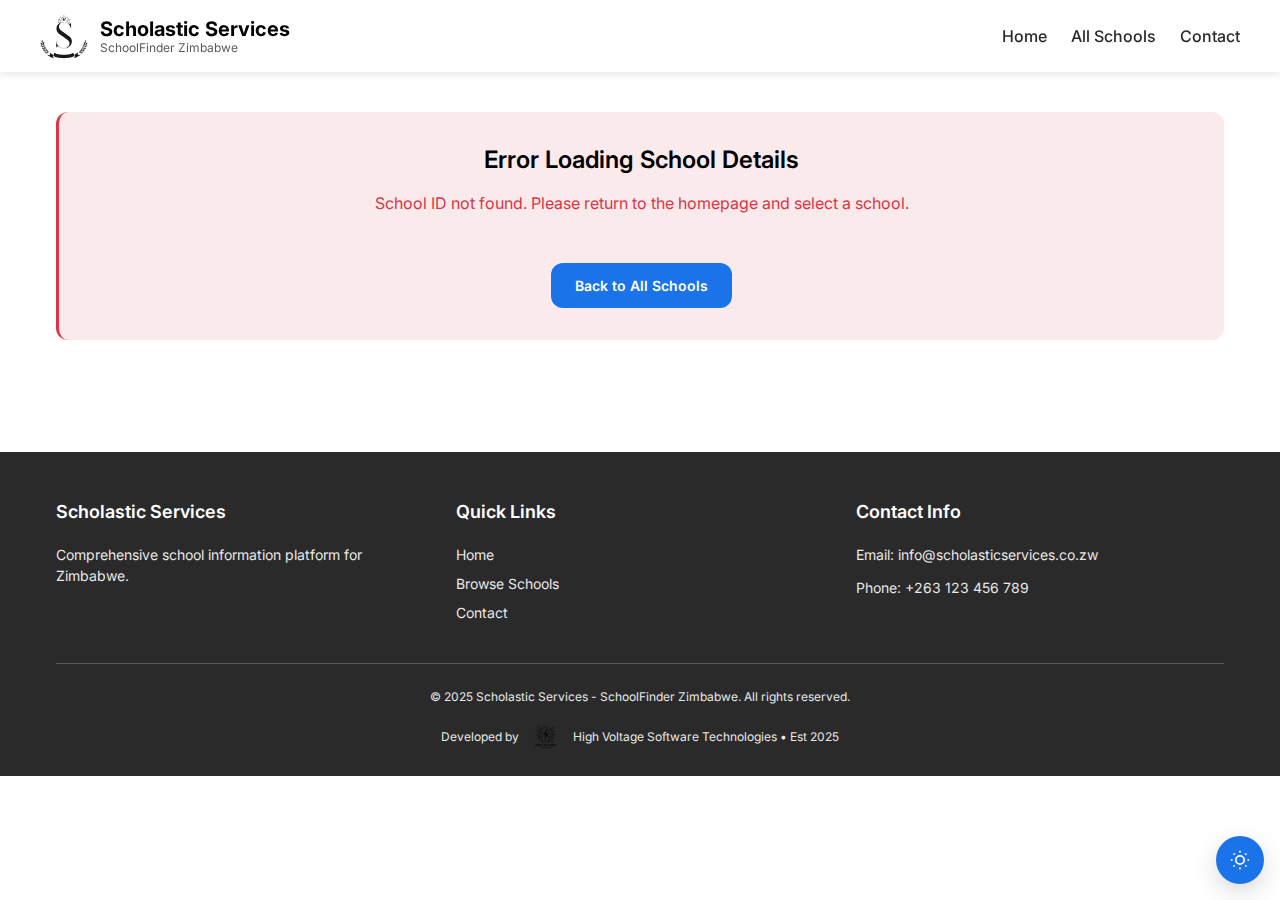
<file: hwange-high-school.html>
<!DOCTYPE html>
<html lang="en" data-theme="light">
<head>
    <meta charset="UTF-8">
    <meta name="viewport" content="width=device-width, initial-scale=1.0">
    <title>Loading School Details - Scholastic Services SchoolFinder</title>
    <meta name="description" content="Loading school details...">
    <link rel="preconnect" href="https://fonts.googleapis.com">
    <link rel="preconnect" href="https://fonts.gstatic.com" crossorigin>
    <link href="https://fonts.googleapis.com/css2?family=Inter:wght@300;400;500;600;700&display=swap" rel="stylesheet">
    <style>
        
        /* Scholastic Services SchoolFinder CSS - Mobile First Design */
        :root {
            --black: #000000;
            --dark-gray: #2A2A2A;
            --medium-gray: #5A5A5A;
            --light-gray: #E8E8E8;
            --off-white: #F8F8F8;
            --white: #FFFFFF;
            --accent-gray: #404040;
            --accent-blue: #1a73e8;
            --shadow: 0 2px 8px rgba(0,0,0,0.1);
            --shadow-hover: 0 8px 25px rgba(0,0,0,0.15);
            --border-radius: 12px;
            --transition: all 0.3s ease;
            --container-padding: 1rem;
        }
        
        * {
            margin: 0;
            padding: 0;
            box-sizing: border-box;
            -webkit-tap-highlight-color: transparent;
        }
        
        html {
            scroll-behavior: smooth;
        }
        
        body {
            font-family: 'Inter', -apple-system, BlinkMacSystemFont, 'Segoe UI', Roboto, sans-serif;
            line-height: 1.5;
            color: var(--dark-gray);
            background-color: var(--white);
            font-size: 16px;
            overflow-x: hidden;
        }
        
        h1, h2, h3, h4, h5, h6 {
            color: var(--black);
            font-weight: 600;
            line-height: 1.3;
            margin-bottom: 1rem;
        }
        
        h1 { font-size: 2rem; }
        h2 { font-size: 1.75rem; }
        h3 { font-size: 1.5rem; }
        h4 { font-size: 1.25rem; }
        
        p {
            margin-bottom: 1rem;
        }
        
        a {
            color: var(--accent-blue);
            text-decoration: none;
            transition: var(--transition);
        }
        
        a:hover {
            opacity: 0.8;
        }
        
        .container {
            width: 100%;
            max-width: 1200px;
            margin: 0 auto;
            padding: 0 var(--container-padding);
        }
        
        /* Header & Navigation */
        .navbar {
            background-color: var(--white);
            box-shadow: var(--shadow);
            position: fixed;
            top: 0;
            width: 100%;
            z-index: 1000;
            padding: 0.75rem 0;
        }
        
        .nav-container {
            display: flex;
            justify-content: space-between;
            align-items: center;
            padding: 0;
        }
        
        .logo-container {
            display: flex;
            align-items: center;
            gap: 0.75rem;
        }
        
        .logo {
            height: 48px;
            width: auto;
        }
        
        .logo-text {
            font-size: 1.25rem;
            font-weight: 700;
            color: var(--black);
            display: flex;
            flex-direction: column;
            line-height: 1.2;
        }
        
        .logo-subtext {
            font-size: 0.75rem;
            color: var(--medium-gray);
            font-weight: 400;
        }
        
        .mobile-menu-btn {
            display: none;
            background: none;
            border: none;
            font-size: 1.5rem;
            color: var(--dark-gray);
            cursor: pointer;
            padding: 0.5rem;
        }
        
        .nav-links {
            display: flex;
            gap: 1.5rem;
            list-style: none;
        }
        
        .nav-links a {
            font-weight: 500;
            color: var(--dark-gray);
            padding: 0.5rem 0;
            position: relative;
        }
        
        .nav-links a:hover {
            color: var(--accent-blue);
        }
        
        .nav-links a.active {
            color: var(--accent-blue);
        }
        
        .nav-links a.active::after {
            content: '';
            position: absolute;
            bottom: 0;
            left: 0;
            width: 100%;
            height: 2px;
            background-color: var(--accent-blue);
        }
        
        /* Hero Section */
        .hero {
            background: linear-gradient(135deg, var(--off-white) 0%, #f0f4f8 100%);
            padding: 6rem 0 3rem;
            margin-top: 60px;
            text-align: center;
            position: relative;
            overflow: hidden;
        }
        
        .hero::before {
            content: '';
            position: absolute;
            top: 0;
            left: 0;
            right: 0;
            height: 4px;
            background: linear-gradient(90deg, var(--accent-blue), var(--dark-gray));
        }
        
        .hero h1 {
            font-size: 2.25rem;
            margin-bottom: 1rem;
            background: linear-gradient(135deg, var(--black), var(--dark-gray));
            -webkit-background-clip: text;
            -webkit-text-fill-color: transparent;
            background-clip: text;
        }
        
        .hero p {
            font-size: 1.125rem;
            color: var(--medium-gray);
            max-width: 600px;
            margin: 0 auto 2rem;
            line-height: 1.6;
        }
        
        /* Search Container */
        .search-container {
            max-width: 600px;
            margin: 1.5rem auto;
        }
        
        .search-box {
            display: flex;
            flex-direction: column;
            gap: 0.75rem;
        }
        
        @media (min-width: 640px) {
            .search-box {
                flex-direction: row;
            }
        }
        
        .search-input {
            flex: 1;
            padding: 0.875rem 1.25rem;
            border: 2px solid var(--light-gray);
            border-radius: var(--border-radius);
            font-size: 1rem;
            transition: var(--transition);
            background: var(--white);
        }
        
        .search-input:focus {
            outline: none;
            border-color: var(--accent-blue);
            box-shadow: 0 0 0 3px rgba(26, 115, 232, 0.1);
        }
        
        .search-btn {
            padding: 0.875rem 2rem;
            background-color: var(--accent-blue);
            color: var(--white);
            border: none;
            border-radius: var(--border-radius);
            cursor: pointer;
            font-weight: 600;
            transition: var(--transition);
            white-space: nowrap;
        }
        
        .search-btn:hover {
            background-color: #0d62d9;
            transform: translateY(-1px);
        }
        
        /* Stats Bar */
        .stats-bar {
            background: var(--white);
            padding: 1.5rem;
            border-radius: var(--border-radius);
            margin: 2rem 0;
            display: grid;
            grid-template-columns: repeat(2, 1fr);
            gap: 1rem;
            box-shadow: var(--shadow);
        }
        
        @media (min-width: 768px) {
            .stats-bar {
                grid-template-columns: repeat(4, 1fr);
            }
        }
        
        .stat-item {
            text-align: center;
            padding: 0.5rem;
        }
        
        .stat-number {
            font-size: 1.75rem;
            font-weight: 700;
            color: var(--accent-blue);
            display: block;
            line-height: 1;
        }
        
        .stat-label {
            font-size: 0.875rem;
            color: var(--medium-gray);
            margin-top: 0.25rem;
        }
        
        /* Filter Section */
        .filter-section {
            background-color: var(--white);
            padding: 1.5rem;
            border-radius: var(--border-radius);
            margin-bottom: 2rem;
            box-shadow: var(--shadow);
        }
        
        .filter-groups {
            display: flex;
            flex-direction: column;
            gap: 1.5rem;
            margin-top: 1rem;
        }
        
        .filter-group h4 {
            margin-bottom: 0.75rem;
            color: var(--dark-gray);
            font-size: 1rem;
        }
        
        .filter-buttons {
            display: flex;
            flex-wrap: wrap;
            gap: 0.5rem;
            max-width: 100%;
            overflow-x: auto;
            padding-bottom: 0.25rem;
        }
        
        .filter-btn {
            padding: 0.5rem 1rem;
            background-color: var(--off-white);
            border: 1px solid var(--light-gray);
            border-radius: 20px;
            color: var(--medium-gray);
            cursor: pointer;
            transition: var(--transition);
            font-size: 0.875rem;
            white-space: nowrap;
        }
        
        .filter-btn:hover,
        .filter-btn.active {
            background-color: var(--accent-blue);
            color: var(--white);
            border-color: var(--accent-blue);
        }
        
        /* Schools Grid */
        .schools-grid {
            display: grid;
            grid-template-columns: 1fr;
            gap: 1.5rem;
            padding: 2rem 0;
        }
        
        @media (min-width: 640px) {
            .schools-grid {
                grid-template-columns: repeat(2, 1fr);
            }
        }
        
        @media (min-width: 1024px) {
            .schools-grid {
                grid-template-columns: repeat(3, 1fr);
            }
        }
        
        .school-card {
            background-color: var(--white);
            border-radius: var(--border-radius);
            overflow: hidden;
            box-shadow: var(--shadow);
            transition: var(--transition);
            border: 1px solid var(--light-gray);
            display: flex;
            flex-direction: column;
            height: 100%;
        }
        
        .school-card:hover {
            transform: translateY(-5px);
            box-shadow: var(--shadow-hover);
            border-color: var(--accent-blue);
        }
        
        .school-logo-container {
            height: 180px;
            background-color: var(--off-white);
            display: flex;
            align-items: center;
            justify-content: center;
            overflow: hidden;
            position: relative;
            border-bottom: 1px solid var(--light-gray);
        }
        
        .school-logo-img {
            max-width: 80%;
            max-height: 80%;
            object-fit: contain;
            padding: 1rem;
        }
        
        .logo-placeholder {
            width: 80px;
            height: 80px;
            background: linear-gradient(135deg, var(--light-gray), var(--off-white));
            border-radius: 50%;
            display: flex;
            align-items: center;
            justify-content: center;
            color: var(--medium-gray);
        }
        
        .school-content {
            padding: 1.25rem;
            flex: 1;
            display: flex;
            flex-direction: column;
        }
        
        .school-header {
            display: flex;
            justify-content: space-between;
            align-items: flex-start;
            margin-bottom: 0.75rem;
            gap: 0.5rem;
        }
        
        .school-name {
            font-size: 1.125rem;
            font-weight: 600;
            color: var(--black);
            flex: 1;
            line-height: 1.3;
        }
        
        .school-rating {
            display: flex;
            align-items: center;
            gap: 0.25rem;
            color: var(--medium-gray);
            white-space: nowrap;
            font-size: 0.875rem;
        }
        
        .stars {
            color: #ffc107;
            font-size: 1rem;
        }
        
        .school-location {
            color: var(--medium-gray);
            margin-bottom: 0.75rem;
            display: flex;
            align-items: center;
            gap: 0.375rem;
            font-size: 0.875rem;
        }
        
        .school-type {
            display: inline-block;
            padding: 0.25rem 0.75rem;
            background-color: var(--off-white);
            border-radius: 20px;
            font-size: 0.75rem;
            margin-bottom: 0.75rem;
            color: var(--medium-gray);
            align-self: flex-start;
        }
        
        .school-metrics {
            display: grid;
            grid-template-columns: repeat(3, 1fr);
            gap: 0.75rem;
            margin-bottom: 1rem;
            background: var(--off-white);
            padding: 0.75rem;
            border-radius: 8px;
        }
        
        .metric {
            text-align: center;
        }
        
        .metric-value {
            font-size: 1.125rem;
            font-weight: 600;
            color: var(--black);
            display: block;
            line-height: 1;
        }
        
        .metric-label {
            font-size: 0.75rem;
            color: var(--medium-gray);
            margin-top: 0.25rem;
        }
        
        .facility-tags {
            display: flex;
            flex-wrap: wrap;
            gap: 0.375rem;
            margin-bottom: 1rem;
        }
        
        .facility-tag {
            padding: 0.25rem 0.5rem;
            background-color: var(--off-white);
            border-radius: 4px;
            font-size: 0.75rem;
            color: var(--dark-gray);
        }
        
        .view-details {
            display: block;
            padding: 0.75rem;
            background-color: var(--accent-blue);
            border-radius: var(--border-radius);
            color: var(--white);
            font-weight: 600;
            text-align: center;
            transition: var(--transition);
            margin-top: auto;
            border: none;
            width: 100%;
            cursor: pointer;
            font-size: 0.875rem;
        }
        
        .view-details:hover {
            background-color: #0d62d9;
            transform: translateY(-1px);
        }
        
        /* Google Maps Container */
        .map-section {
            padding: 2rem 0;
        }
        
        .map-container {
            height: 400px;
            background-color: var(--light-gray);
            border-radius: var(--border-radius);
            margin-bottom: 2rem;
            overflow: hidden;
            position: relative;
            box-shadow: var(--shadow);
        }
        
        #map {
            width: 100%;
            height: 100%;
            border-radius: var(--border-radius);
        }
        
        .map-placeholder {
            position: absolute;
            top: 0;
            left: 0;
            width: 100%;
            height: 100%;
            display: flex;
            align-items: center;
            justify-content: center;
            background: var(--off-white);
            color: var(--medium-gray);
            text-align: center;
            padding: 2rem;
        }
        
        /* Footer */
        .footer {
            background-color: var(--dark-gray);
            color: var(--white);
            padding: 3rem 0 1.5rem;
            margin-top: 3rem;
        }
        
        .footer-content {
            display: grid;
            grid-template-columns: 1fr;
            gap: 2rem;
            margin-bottom: 2rem;
        }
        
        @media (min-width: 768px) {
            .footer-content {
                grid-template-columns: repeat(3, 1fr);
            }
        }
        
        .footer-section h3 {
            color: var(--white);
            margin-bottom: 1.25rem;
            font-size: 1.125rem;
        }
        
        .footer-section p {
            color: var(--light-gray);
            margin-bottom: 0.75rem;
            font-size: 0.875rem;
        }
        
        .footer-section a {
            color: var(--light-gray);
            display: block;
            margin-bottom: 0.5rem;
            font-size: 0.875rem;
            transition: var(--transition);
        }
        
        .footer-section a:hover {
            color: var(--white);
            padding-left: 0.25rem;
        }
        
        .footer-bottom {
            border-top: 1px solid var(--medium-gray);
            padding-top: 1.5rem;
            text-align: center;
        }
        
        .copyright {
            color: var(--light-gray);
            font-size: 0.75rem;
            margin-bottom: 0.5rem;
        }
        
        .developer-info {
            display: flex;
            align-items: center;
            justify-content: center;
            gap: 0.75rem;
            margin-top: 1rem;
            flex-wrap: wrap;
        }
        
        .developer-text {
            color: var(--light-gray);
            font-size: 0.75rem;
        }
        
        .manufacturer-logo {
            height: 30px;
            width: auto;
            opacity: 0.8;
            transition: var(--transition);
        }
        
        .manufacturer-logo:hover {
            opacity: 1;
        }
        
        /* School Detail Page */
        .school-detail {
            padding: 5rem 0 2rem;
        }
        
        .school-header-detail {
            display: flex;
            flex-direction: column;
            gap: 1.5rem;
            margin-bottom: 2rem;
        }
        
        @media (min-width: 768px) {
            .school-header-detail {
                flex-direction: row;
                align-items: flex-start;
            }
        }
        
        .school-logo-large-container {
            width: 150px;
            height: 150px;
            min-width: 150px;
            background-color: var(--off-white);
            border-radius: var(--border-radius);
            display: flex;
            align-items: center;
            justify-content: center;
            overflow: hidden;
            border: 1px solid var(--light-gray);
            align-self: center;
        }
        
        @media (min-width: 768px) {
            .school-logo-large-container {
                align-self: flex-start;
            }
        }
        
        .school-logo-large {
            max-width: 90%;
            max-height: 90%;
            object-fit: contain;
            padding: 1rem;
        }
        
        .school-info {
            flex: 1;
        }
        
        .school-motto {
            font-style: italic;
            color: var(--medium-gray);
            margin-bottom: 1rem;
            font-size: 1rem;
            border-left: 3px solid var(--light-gray);
            padding-left: 1rem;
        }
        
        .action-buttons {
            display: flex;
            flex-wrap: wrap;
            gap: 0.75rem;
            margin-top: 1.5rem;
        }
        
        .btn {
            padding: 0.75rem 1.5rem;
            border-radius: var(--border-radius);
            font-weight: 600;
            cursor: pointer;
            transition: var(--transition);
            border: none;
            text-decoration: none;
            display: inline-flex;
            align-items: center;
            justify-content: center;
            gap: 0.5rem;
            font-size: 0.875rem;
        }
        
        .btn svg {
            width: 16px;
            height: 16px;
        }
        
        .btn-primary {
            background-color: var(--accent-blue);
            color: var(--white);
        }
        
        .btn-primary:hover {
            background-color: #0d62d9;
            transform: translateY(-1px);
        }
        
        .btn-secondary {
            background-color: transparent;
            color: var(--dark-gray);
            border: 2px solid var(--dark-gray);
        }
        
        .btn-secondary:hover {
            background-color: var(--dark-gray);
            color: var(--white);
            transform: translateY(-1px);
        }
        
        /* Tabs */
        .tabs {
            margin-bottom: 2rem;
        }
        
        .tab-nav {
            display: flex;
            border-bottom: 2px solid var(--light-gray);
            margin-bottom: 2rem;
            overflow-x: auto;
            -webkit-overflow-scrolling: touch;
            scrollbar-width: none;
        }
        
        .tab-nav::-webkit-scrollbar {
            display: none;
        }
        
        .tab-btn {
            padding: 1rem 1.5rem;
            background: none;
            border: none;
            font-size: 1rem;
            font-weight: 600;
            color: var(--medium-gray);
            cursor: pointer;
            transition: var(--transition);
            position: relative;
            white-space: nowrap;
            flex-shrink: 0;
        }
        
        .tab-btn.active {
            color: var(--accent-blue);
        }
        
        .tab-btn.active::after {
            content: '';
            position: absolute;
            bottom: -2px;
            left: 0;
            width: 100%;
            height: 2px;
            background-color: var(--accent-blue);
        }
        
        .tab-content {
            display: none;
        }
        
        .tab-content.active {
            display: block;
        }
        
        /* Info Grid */
        .info-grid {
            display: grid;
            grid-template-columns: 1fr;
            gap: 1.5rem;
            margin-bottom: 2rem;
        }
        
        @media (min-width: 768px) {
            .info-grid {
                grid-template-columns: repeat(2, 1fr);
            }
        }
        
        .info-card {
            background-color: var(--white);
            padding: 1.5rem;
            border-radius: var(--border-radius);
            box-shadow: var(--shadow);
            border: 1px solid var(--light-gray);
        }
        
        .info-card h3 {
            margin-bottom: 1rem;
            color: var(--dark-gray);
            border-bottom: 2px solid var(--light-gray);
            padding-bottom: 0.5rem;
            font-size: 1.125rem;
        }
        
        .info-item {
            margin-bottom: 0.75rem;
            display: flex;
            justify-content: space-between;
            align-items: flex-start;
            flex-wrap: wrap;
            gap: 0.5rem;
        }
        
        .info-label {
            font-weight: 500;
            color: var(--medium-gray);
            min-width: 120px;
            font-size: 0.875rem;
        }
        
        .info-value {
            color: var(--black);
            text-align: right;
            flex: 1;
            font-size: 0.875rem;
        }
        
        /* Facilities Grid */
        .facilities-grid {
            display: grid;
            grid-template-columns: repeat(auto-fill, minmax(180px, 1fr));
            gap: 0.75rem;
            margin-bottom: 2rem;
        }
        
        .facility-item {
            display: flex;
            align-items: center;
            gap: 0.75rem;
            padding: 0.75rem;
            background-color: var(--off-white);
            border-radius: var(--border-radius);
            transition: var(--transition);
            border: 1px solid transparent;
        }
        
        .facility-item:hover {
            background-color: var(--white);
            border-color: var(--light-gray);
            transform: translateY(-1px);
        }
        
        .facility-icon {
            width: 24px;
            height: 24px;
            min-width: 24px;
            background-color: var(--accent-blue);
            border-radius: 50%;
            display: flex;
            align-items: center;
            justify-content: center;
            color: var(--white);
            font-size: 0.75rem;
        }
        
        /* Ratings and Reviews */
        .ratings-section {
            margin: 2rem 0;
        }
        
        .overall-rating {
            display: flex;
            align-items: center;
            gap: 1rem;
            margin-bottom: 1.5rem;
            flex-wrap: wrap;
        }
        
        .rating-number {
            font-size: 2.5rem;
            font-weight: 700;
            color: var(--black);
        }
        
        .rating-stars-large {
            font-size: 1.5rem;
            color: #ffc107;
            letter-spacing: 2px;
        }
        
        .rating-count {
            color: var(--medium-gray);
            font-size: 0.875rem;
        }
        
        .rating-breakdown {
            display: grid;
            grid-template-columns: 1fr;
            gap: 1rem;
            margin-bottom: 2rem;
        }
        
        @media (min-width: 640px) {
            .rating-breakdown {
                grid-template-columns: repeat(3, 1fr);
            }
        }
        
        .rating-category {
            background: var(--off-white);
            padding: 1rem;
            border-radius: var(--border-radius);
            text-align: center;
        }
        
        .rating-category-label {
            font-size: 0.875rem;
            color: var(--medium-gray);
            margin-bottom: 0.5rem;
        }
        
        .rating-category-stars {
            color: #ffc107;
            font-size: 1.25rem;
            margin-bottom: 0.25rem;
        }
        
        .rating-category-value {
            font-weight: 600;
            color: var(--black);
            font-size: 1.125rem;
        }
        
        .add-review-btn {
            display: inline-flex;
            align-items: center;
            gap: 0.5rem;
            padding: 0.75rem 1.5rem;
            background-color: var(--accent-blue);
            color: var(--white);
            border: none;
            border-radius: var(--border-radius);
            font-weight: 600;
            cursor: pointer;
            transition: var(--transition);
            margin-bottom: 2rem;
        }
        
        .add-review-btn:hover {
            background-color: #0d62d9;
            transform: translateY(-1px);
        }
        
        .reviews-container {
            margin-bottom: 2rem;
        }
        
        .review-card {
            background-color: var(--white);
            padding: 1.5rem;
            border-radius: var(--border-radius);
            margin-bottom: 1rem;
            box-shadow: var(--shadow);
            border: 1px solid var(--light-gray);
        }
        
        .review-header {
            display: flex;
            justify-content: space-between;
            align-items: flex-start;
            margin-bottom: 1rem;
            flex-wrap: wrap;
            gap: 1rem;
        }
        
        .reviewer-info {
            display: flex;
            align-items: center;
            gap: 0.75rem;
            flex-wrap: wrap;
        }
        
        .reviewer-name {
            font-weight: 600;
            color: var(--black);
        }
        
        .reviewer-type {
            padding: 0.25rem 0.5rem;
            background-color: var(--off-white);
            border-radius: 4px;
            font-size: 0.75rem;
            color: var(--medium-gray);
        }
        
        .review-date {
            color: var(--medium-gray);
            font-size: 0.875rem;
        }
        
        .review-stars {
            color: #ffc107;
            font-size: 1rem;
            margin: 0.5rem 0;
        }
        
        .review-title {
            font-weight: 600;
            color: var(--black);
            margin-bottom: 0.5rem;
        }
        
        .review-text {
            color: var(--dark-gray);
            margin-bottom: 1rem;
            line-height: 1.6;
        }
        
        .review-pros-cons {
            display: grid;
            grid-template-columns: 1fr;
            gap: 1rem;
            margin-bottom: 1rem;
        }
        
        @media (min-width: 640px) {
            .review-pros-cons {
                grid-template-columns: repeat(2, 1fr);
            }
        }
        
        .pros-list, .cons-list {
            padding: 0.75rem;
            border-radius: var(--border-radius);
            font-size: 0.875rem;
        }
        
        .pros-list {
            background-color: rgba(76, 175, 80, 0.1);
            border-left: 3px solid #4CAF50;
        }
        
        .cons-list {
            background-color: rgba(244, 67, 54, 0.1);
            border-left: 3px solid #F44336;
        }
        
        .pros-list h4, .cons-list h4 {
            font-size: 0.875rem;
            margin-bottom: 0.5rem;
            display: flex;
            align-items: center;
            gap: 0.5rem;
        }
        
        .pros-list ul, .cons-list ul {
            list-style: none;
            padding-left: 0;
        }
        
        .pros-list li, .cons-list li {
            margin-bottom: 0.25rem;
            padding-left: 1.25rem;
            position: relative;
        }
        
        .pros-list li::before {
            content: '✓';
            position: absolute;
            left: 0;
            color: #4CAF50;
            font-weight: bold;
        }
        
        .cons-list li::before {
            content: '×';
            position: absolute;
            left: 0;
            color: #F44336;
            font-weight: bold;
        }
        
        .review-helpful {
            display: flex;
            align-items: center;
            gap: 1rem;
            margin-top: 1rem;
            padding-top: 1rem;
            border-top: 1px solid var(--light-gray);
        }
        
        .helpful-btn {
            display: flex;
            align-items: center;
            gap: 0.5rem;
            padding: 0.5rem 1rem;
            background-color: var(--off-white);
            border: 1px solid var(--light-gray);
            border-radius: 20px;
            color: var(--medium-gray);
            cursor: pointer;
            transition: var(--transition);
            font-size: 0.875rem;
        }
        
        .helpful-btn:hover {
            background-color: var(--light-gray);
            color: var(--dark-gray);
        }
        
        /* Gallery */
        .gallery-section {
            margin: 2rem 0;
        }
        
        .school-gallery {
            display: grid;
            grid-template-columns: repeat(auto-fill, minmax(150px, 1fr));
            gap: 0.75rem;
            margin-top: 1rem;
        }
        
        .gallery-item {
            aspect-ratio: 4/3;
            background-color: var(--light-gray);
            border-radius: var(--border-radius);
            overflow: hidden;
            display: flex;
            align-items: center;
            justify-content: center;
            color: var(--medium-gray);
            cursor: pointer;
            transition: var(--transition);
            position: relative;
        }
        
        .gallery-item:hover {
            transform: scale(1.02);
            box-shadow: var(--shadow-hover);
        }
        
        .gallery-placeholder {
            text-align: center;
            padding: 1rem;
        }
        
        /* Responsive Design */
        @media (max-width: 767px) {
            .mobile-menu-btn {
                display: block;
            }
            
            .nav-links {
                position: fixed;
                top: 60px;
                left: 0;
                right: 0;
                background-color: var(--white);
                flex-direction: column;
                padding: 1rem;
                gap: 0;
                box-shadow: var(--shadow);
                transform: translateY(-100%);
                opacity: 0;
                transition: var(--transition);
                z-index: 999;
            }
            
            .nav-links.active {
                transform: translateY(0);
                opacity: 1;
            }
            
            .nav-links li {
                width: 100%;
            }
            
            .nav-links a {
                display: block;
                padding: 1rem;
                border-bottom: 1px solid var(--light-gray);
            }
            
            .nav-links a:last-child {
                border-bottom: none;
            }
            
            .hero {
                padding: 5rem 0 2rem;
            }
            
            .hero h1 {
                font-size: 1.75rem;
            }
            
            .hero p {
                font-size: 1rem;
            }
            
            .school-detail {
                padding: 4rem 0 2rem;
            }
            
            .action-buttons {
                justify-content: center;
            }
            
            .btn {
                width: 100%;
                justify-content: center;
            }
        }
        
        /* Utility Classes */
        .hidden {
            display: none !important;
        }
        
        .text-center {
            text-align: center;
        }
        
        .mt-1 { margin-top: 1rem; }
        .mt-2 { margin-top: 2rem; }
        .mt-3 { margin-top: 3rem; }
        .mb-1 { margin-bottom: 1rem; }
        .mb-2 { margin-bottom: 2rem; }
        .mb-3 { margin-bottom: 3rem; }
        
        .loading {
            text-align: center;
            padding: 3rem;
            color: var(--medium-gray);
            font-size: 1rem;
        }
        
        .error {
            text-align: center;
            padding: 2rem;
            color: #dc3545;
            background-color: rgba(220, 53, 69, 0.1);
            border-radius: var(--border-radius);
            margin: 2rem 0;
            border-left: 3px solid #dc3545;
        }
        
        .success {
            text-align: center;
            padding: 2rem;
            color: #28a745;
            background-color: rgba(40, 167, 69, 0.1);
            border-radius: var(--border-radius);
            margin: 2rem 0;
            border-left: 3px solid #28a745;
        }
        
        /* Theme Switcher */
        .theme-switcher {
            position: fixed;
            bottom: 1rem;
            right: 1rem;
            z-index: 1000;
        }
        
        .theme-btn {
            width: 48px;
            height: 48px;
            border-radius: 50%;
            background-color: var(--accent-blue);
            color: var(--white);
            border: none;
            cursor: pointer;
            display: flex;
            align-items: center;
            justify-content: center;
            font-size: 1.25rem;
            box-shadow: var(--shadow-hover);
            transition: var(--transition);
        }
        
        .theme-btn:hover {
            transform: scale(1.1);
            box-shadow: 0 12px 30px rgba(0,0,0,0.2);
        }
        
        
        /* Dark theme variables */
        [data-theme="dark"] {
            --black: #ffffff;
            --dark-gray: #e0e0e0;
            --medium-gray: #a0a0a0;
            --light-gray: #404040;
            --off-white: #2a2a2a;
            --white: #1a1a1a;
            --accent-gray: #505050;
            --shadow: 0 2px 8px rgba(0,0,0,0.3);
            --shadow-hover: 0 8px 25px rgba(0,0,0,0.4);
        }
    </style>
</head>
<body>
    <nav class="navbar">
        <div class="container nav-container">
            <div class="logo-container">
                <img src="logo_light.png" alt="Scholastic Services Logo" class="logo">
                <div class="logo-text">
                    Scholastic Services
                    <span class="logo-subtext">SchoolFinder Zimbabwe</span>
                </div>
            </div>
            
            <button class="mobile-menu-btn">
                <svg width="24" height="24" viewBox="0 0 24 24" fill="none" stroke="currentColor" stroke-width="2">
                    <line x1="3" y1="12" x2="21" y2="12"></line>
                    <line x1="3" y1="6" x2="21" y2="6"></line>
                    <line x1="3" y1="18" x2="21" y2="18"></line>
                </svg>
            </button>
            
            <ul class="nav-links">
                <li><a href="index.html">Home</a></li>
                <li><a href="index.html#schools">All Schools</a></li>
                <li><a href="#contact">Contact</a></li>
            </ul>
        </div>
    </nav>

    <div class="school-detail">
        <div class="container">
            <div class="loading">Loading school details...</div>
        </div>
    </div>

    <footer class="footer" id="contact">
        <div class="container">
            <div class="footer-content">
                <div class="footer-section">
                    <h3>Scholastic Services</h3>
                    <p>Comprehensive school information platform for Zimbabwe.</p>
                </div>
                <div class="footer-section">
                    <h3>Quick Links</h3>
                    <a href="index.html">Home</a>
                    <a href="index.html#schools">Browse Schools</a>
                    <a href="#contact">Contact</a>
                </div>
                <div class="footer-section">
                    <h3>Contact Info</h3>
                    <p>Email: info@scholasticservices.co.zw</p>
                    <p>Phone: +263 123 456 789</p>
                </div>
            </div>
            <div class="footer-bottom">
                <div class="copyright">
                    <p>&copy; 2025 Scholastic Services - SchoolFinder Zimbabwe. All rights reserved.</p>
                </div>
                <div class="developer-info">
                    <span class="developer-text">Developed by</span>
                    <img src="manufacturer_light.png" alt="High Voltage Software Technologies" class="manufacturer-logo">
                    <span class="developer-text">High Voltage Software Technologies • Est 2025</span>
                </div>
            </div>
        </div>
    </footer>

    <div class="theme-switcher">
        <button class="theme-btn">
            <svg width="20" height="20" viewBox="0 0 24 24" fill="none" stroke="currentColor" stroke-width="2">
                <path d="M21 12.79A9 9 0 1 1 11.21 3 7 7 0 0 0 21 12.79z"></path>
            </svg>
        </button>
    </div>

    <script>
        
        // School Detail JavaScript - Mobile First
        document.addEventListener('DOMContentLoaded', function() {
            // Mobile menu toggle
            const mobileMenuBtn = document.querySelector('.mobile-menu-btn');
            const navLinks = document.querySelector('.nav-links');
            
            if (mobileMenuBtn && navLinks) {
                mobileMenuBtn.addEventListener('click', function() {
                    navLinks.classList.toggle('active');
                    this.innerHTML = navLinks.classList.contains('active') ? 
                        '<svg width="24" height="24" viewBox="0 0 24 24" fill="none" stroke="currentColor" stroke-width="2"><line x1="18" y1="6" x2="6" y2="18"></line><line x1="6" y1="6" x2="18" y2="18"></line></svg>' :
                        '<svg width="24" height="24" viewBox="0 0 24 24" fill="none" stroke="currentColor" stroke-width="2"><line x1="3" y1="12" x2="21" y2="12"></line><line x1="3" y1="6" x2="21" y2="6"></line><line x1="3" y1="18" x2="21" y2="18"></line></svg>';
                });
                
                // Close menu when clicking outside
                document.addEventListener('click', function(event) {
                    if (!mobileMenuBtn.contains(event.target) && !navLinks.contains(event.target)) {
                        navLinks.classList.remove('active');
                        mobileMenuBtn.innerHTML = '<svg width="24" height="24" viewBox="0 0 24 24" fill="none" stroke="currentColor" stroke-width="2"><line x1="3" y1="12" x2="21" y2="12"></line><line x1="3" y1="6" x2="21" y2="6"></line><line x1="3" y1="18" x2="21" y2="18"></line></svg>';
                    }
                });
            }
            
            // Close menu when clicking a link
            document.querySelectorAll('.nav-links a').forEach(link => {
                link.addEventListener('click', function() {
                    navLinks.classList.remove('active');
                    if (mobileMenuBtn) {
                        mobileMenuBtn.innerHTML = '<svg width="24" height="24" viewBox="0 0 24 24" fill="none" stroke="currentColor" stroke-width="2"><line x1="3" y1="12" x2="21" y2="12"></line><line x1="3" y1="6" x2="21" y2="6"></line><line x1="3" y1="18" x2="21" y2="18"></line></svg>';
                    }
                });
            });
            
            // Theme switching
            initThemeSwitcher();
            
            // Extract school ID from URL
            const urlParams = new URLSearchParams(window.location.search);
            const schoolId = urlParams.get('id') || getSchoolIdFromUrl();
            
            if (schoolId) {
                loadSchoolDetails(schoolId);
            } else {
                showError('School ID not found. Please return to the homepage and select a school.');
            }
            
            // Initialize tabs
            initTabs();
        });
        
        function initThemeSwitcher() {
            const themeBtn = document.querySelector('.theme-btn');
            if (!themeBtn) return;
            
            const prefersDarkScheme = window.matchMedia('(prefers-color-scheme: dark)');
            let currentTheme = localStorage.getItem('theme') || 
                (prefersDarkScheme.matches ? 'dark' : 'light');
            
            updateTheme(currentTheme);
            
            themeBtn.addEventListener('click', function() {
                currentTheme = currentTheme === 'light' ? 'dark' : 'light';
                updateTheme(currentTheme);
                localStorage.setItem('theme', currentTheme);
            });
            
            function updateTheme(theme) {
                document.documentElement.setAttribute('data-theme', theme);
                themeBtn.innerHTML = theme === 'light' ? 
                    '<svg width="20" height="20" viewBox="0 0 24 24" fill="none" stroke="currentColor" stroke-width="2"><circle cx="12" cy="12" r="5"></circle><line x1="12" y1="1" x2="12" y2="3"></line><line x1="12" y1="21" x2="12" y2="23"></line><line x1="4.22" y1="4.22" x2="5.64" y2="5.64"></line><line x1="18.36" y1="18.36" x2="19.78" y2="19.78"></line><line x1="1" y1="12" x2="3" y2="12"></line><line x1="21" y1="12" x2="23" y2="12"></line><line x1="4.22" y1="19.78" x2="5.64" y2="18.36"></line><line x1="18.36" y1="5.64" x2="19.78" y2="4.22"></line></svg>' :
                    '<svg width="20" height="20" viewBox="0 0 24 24" fill="none" stroke="currentColor" stroke-width="2"><path d="M21 12.79A9 9 0 1 1 11.21 3 7 7 0 0 0 21 12.79z"></path></svg>';
                
                // Update logos based on theme
                updateLogosForTheme(theme);
            }
            
            function updateLogosForTheme(theme) {
                const mainLogo = document.querySelector('.logo[src*="logo_light"], .logo[src*="logo_dark"]');
                const manufacturerLogo = document.querySelector('.manufacturer-logo');
                
                if (mainLogo) {
                    const currentSrc = mainLogo.src;
                    if (theme === 'dark' && currentSrc.includes('logo_light')) {
                        mainLogo.src = currentSrc.replace('logo_light', 'logo_dark');
                    } else if (theme === 'light' && currentSrc.includes('logo_dark')) {
                        mainLogo.src = currentSrc.replace('logo_dark', 'logo_light');
                    }
                }
                
                if (manufacturerLogo) {
                    const currentSrc = manufacturerLogo.src;
                    if (theme === 'dark' && currentSrc.includes('manufacturer_light')) {
                        manufacturerLogo.src = currentSrc.replace('manufacturer_light', 'manufacturer_dark');
                    } else if (theme === 'light' && currentSrc.includes('manufacturer_dark')) {
                        manufacturerLogo.src = currentSrc.replace('manufacturer_dark', 'manufacturer_light');
                    }
                }
            }
            
            // Listen for system theme changes
            prefersDarkScheme.addListener(e => {
                if (!localStorage.getItem('theme')) {
                    currentTheme = e.matches ? 'dark' : 'light';
                    updateTheme(currentTheme);
                }
            });
        }
        
        function getSchoolIdFromUrl() {
            // Try to get from URL path
            const path = window.location.pathname;
            const match = path.match(/\/([^\/]+)\.html$/);
            if (match) {
                const pageName = match[1];
                // Check if it's a numeric ID (old format)
                const idMatch = pageName.match(/school_(\d+)/);
                if (idMatch) return idMatch[1];
            }
            return null;
        }
        
        function loadSchoolDetails(schoolId) {
            // Show loading state
            const mainContent = document.querySelector('.school-detail .container');
            if (mainContent) {
                mainContent.innerHTML = '<div class="loading">Loading school details...</div>';
            }
            
            // Load schools-full.json data
            fetch('schools-full.json')
                .then(response => {
                    if (!response.ok) {
                        throw new Error('Failed to load school data');
                    }
                    return response.json();
                })
                .then(schools => {
                    // Find the specific school
                    const school = schools.find(s => s.id == schoolId);
                    
                    if (school) {
                        renderSchoolDetails(school);
                    } else {
                        showError('School not found. It may have been removed or the ID is incorrect.');
                    }
                })
                .catch(error => {
                    console.error('Error loading school details:', error);
                    showError('Failed to load school details. Please check your internet connection and try again.');
                });
        }
        
        function renderSchoolDetails(school) {
            // Update page title
            document.title = `${school.name} - Scholastic Services SchoolFinder`;
            
            // Generate stars HTML
            function generateStars(rating) {
                if (!rating || rating === 0) return '<span style="color: var(--medium-gray); font-size: 0.875rem;">No ratings yet</span>';
                const fullStars = Math.floor(rating);
                const halfStar = rating - fullStars >= 0.5;
                const emptyStars = 5 - fullStars - (halfStar ? 1 : 0);
                
                let stars = "★".repeat(fullStars);
                if (halfStar) stars += "★";
                stars += "☆".repeat(emptyStars);
                return `${stars} <span style="font-weight: 600; margin-left: 0.25rem;">${rating.toFixed(1)}</span>`;
            }
            
            // Generate facilities list
            const facilities = [];
            const facilityFields = [
                ['has_library', 'Library'],
                ['has_science_lab', 'Science Laboratory'],
                ['has_computer_lab', 'Computer Laboratory'],
                ['has_playground', 'Playground'],
                ['has_sports_field', 'Sports Field'],
                ['has_swimming_pool', 'Swimming Pool'],
                ['has_auditorium', 'Auditorium'],
                ['has_cafeteria', 'Cafeteria'],
                ['has_health_clinic', 'Health Clinic'],
                ['has_wifi', 'WiFi Internet'],
                ['has_smart_classes', 'Smart Classrooms']
            ];
            
            facilityFields.forEach(([field, label]) => {
                if (school[field]) {
                    facilities.push(label);
                }
            });
            
            // Generate gallery HTML
            let galleryHtml = '';
            if (school.gallery_images && school.gallery_images.length > 0) {
                galleryHtml = `
                <div class="school-gallery">
                    ${school.gallery_images.slice(0, 6).map(img => `
                        <div class="gallery-item">
                            ${img.logo_base64 ? 
                                `<img src="data:${img.logo_mime};base64,${img.logo_base64}" alt="${school.name} Image" style="width: 100%; height: 100%; object-fit: cover;">` :
                                `<svg width="40" height="40" viewBox="0 0 24 24" fill="none" stroke="currentColor" stroke-width="1.5">
                                    <rect x="3" y="3" width="18" height="18" rx="2" ry="2"></rect>
                                    <circle cx="8.5" cy="8.5" r="1.5"></circle>
                                    <polyline points="21 15 16 10 5 21"></polyline>
                                </svg>`
                            }
                        </div>
                    `).join('')}
                </div>
                `;
            } else {
                galleryHtml = '<div class="gallery-placeholder"><p>No gallery images available</p></div>';
            }
            
            // Generate reviews HTML
            let reviewsHtml = '';
            if (school.reviews && school.reviews.length > 0) {
                reviewsHtml = school.reviews.map(review => `
                    <div class="review-card">
                        <div class="review-header">
                            <div class="reviewer-info">
                                <span class="reviewer-name">${review.reviewer_name || 'Anonymous'}</span>
                                <span class="reviewer-type">${review.reviewer_type || 'Parent'}</span>
                                ${review.is_verified ? '<span class="reviewer-type" style="background-color: rgba(76, 175, 80, 0.1); color: #4CAF50;">Verified</span>' : ''}
                            </div>
                            <div class="review-date">${new Date(review.created_at).toLocaleDateString()}</div>
                        </div>
                        <div class="review-stars">
                            ${"★".repeat(Math.floor(review.overall_rating || 0)) + "☆".repeat(5 - Math.floor(review.overall_rating || 0))}
                        </div>
                        ${review.title ? `<h4 class="review-title">${review.title}</h4>` : ''}
                        ${review.review_text ? `<div class="review-text">${review.review_text}</div>` : ''}
                        ${(review.pros || review.cons) ? `
                        <div class="review-pros-cons">
                            ${review.pros ? `
                            <div class="pros-list">
                                <h4><svg width="16" height="16" viewBox="0 0 24 24" fill="none" stroke="#4CAF50" stroke-width="2"><polyline points="20 6 9 17 4 12"></polyline></svg> Pros</h4>
                                <ul>${review.pros.split(',').map(pro => `<li>${pro.trim()}</li>`).join('')}</ul>
                            </div>
                            ` : ''}
                            ${review.cons ? `
                            <div class="cons-list">
                                <h4><svg width="16" height="16" viewBox="0 0 24 24" fill="none" stroke="#F44336" stroke-width="2"><line x1="18" y1="6" x2="6" y2="18"></line><line x1="6" y1="6" x2="18" y2="18"></line></svg> Cons</h4>
                                <ul>${review.cons.split(',').map(con => `<li>${con.trim()}</li>`).join('')}</ul>
                            </div>
                            ` : ''}
                        </div>
                        ` : ''}
                        <div class="review-helpful">
                            <button class="helpful-btn" onclick="this.innerHTML = '<svg width=\'16\' height=\'16\' viewBox=\'0 0 24 24\' fill=\'none\' stroke=\'currentColor\' stroke-width=\'2\'><path d=\"M14 9V5a3 3 0 0 0-3-3l-4 9v11h11.28a2 2 0 0 0 2-1.7l1.38-9a2 2 0 0 0-2-2.3zM7 22H4a2 2 0 0 1-2-2v-7a2 2 0 0 1 2-2h3\"></path></svg> Helpful (' + (${review.helpful_count || 0} + 1) + ')'">
                                <svg width="16" height="16" viewBox="0 0 24 24" fill="none" stroke="currentColor" stroke-width="2">
                                    <path d="M14 9V5a3 3 0 0 0-3-3l-4 9v11h11.28a2 2 0 0 0 2-1.7l1.38-9a2 2 0 0 0-2-2.3zM7 22H4a2 2 0 0 1-2-2v-7a2 2 0 0 1 2-2h3"></path>
                                </svg>
                                Helpful (${review.helpful_count || 0})
                            </button>
                        </div>
                    </div>
                `).join('');
            } else {
                reviewsHtml = '<div class="text-center" style="padding: 3rem; color: var(--medium-gray);"><p>No reviews yet. Be the first to review this school!</p></div>';
            }
            
            // Generate Google Maps iframe
            let mapHtml = '';
            if (school.latitude && school.longitude) {
                const address = encodeURIComponent(`${school.address || ''} ${school.city || ''} ${school.province || ''} Zimbabwe`.trim());
                mapHtml = `
                <div class="map-container">
                    <iframe 
                        id="google-map"
                        src="https://www.google.com/maps/embed/v1/place?key=AIzaSyBFw0Qbyq9zTFTd-tUY6dZWTgaQzuU17R8&q=${address}"
                        width="100%"
                        height="100%"
                        style="border:0;"
                        allowfullscreen=""
                        loading="lazy"
                        referrerpolicy="no-referrer-when-downgrade"
                        title="${school.name} Location"
                    ></iframe>
                </div>
                `;
            } else {
                mapHtml = `
                <div class="map-container">
                    <div class="map-placeholder">
                        <svg width="48" height="48" viewBox="0 0 24 24" fill="none" stroke="currentColor" stroke-width="1.5">
                            <path d="M21 10C21 17 12 23 12 23C12 23 3 17 3 10C3 7.61305 3.94821 5.32387 5.63604 3.63604C7.32387 1.94821 9.61305 1 12 1C14.3869 1 16.6761 1.94821 18.364 3.63604C20.0518 5.32387 21 7.61305 21 10Z"/>
                            <circle cx="12" cy="10" r="3"/>
                        </svg>
                        <p>Location map not available</p>
                    </div>
                </div>
                `;
            }
            
            // Generate logo HTML
            let logoHtml = "";
            if (school.logo_base64) {
                logoHtml = `
                <div class="school-logo-large-container">
                    <img src="data:${school.logo_mime};base64,${school.logo_base64}" 
                         alt="${school.name} Logo" 
                         class="school-logo-large"
                         onerror="this.style.display='none'; this.parentElement.innerHTML='<div class=\"logo-placeholder\" style=\"width: 120px; height: 120px;\"><svg width=\"60\" height=\"60\" viewBox=\"0 0 24 24\" fill=\"none\" stroke=\"currentColor\" stroke-width=\"1.5\"><path d=\"M22 9L12 5L2 9L12 13L22 9Z\"/><path d=\"M2 9V17L12 21L22 17V9\"/><path d=\"M12 13V21\"/></svg></div>';">
                </div>
                `;
            } else {
                logoHtml = `
                <div class="school-logo-large-container">
                    <div class="logo-placeholder" style="width: 120px; height: 120px;">
                        <svg width="60" height="60" viewBox="0 0 24 24" fill="none" stroke="currentColor" stroke-width="1.5">
                            <path d="M22 9L12 5L2 9L12 13L22 9Z"/>
                            <path d="M2 9V17L12 21L22 17V9"/>
                            <path d="M12 13V21"/>
                        </svg>
                    </div>
                </div>
                `;
            }
            
            // Render the page
            const container = document.querySelector('.school-detail .container');
            if (!container) return;
            
            container.innerHTML = `
                <div class="school-header-detail">
                    ${logoHtml}
                    <div class="school-info">
                        <h1>${school.name}</h1>
                        ${school.motto ? `<p class="school-motto">"${school.motto}"</p>` : ''}
                        <div class="school-location">
                            <svg width="20" height="20" viewBox="0 0 24 24" fill="none" stroke="currentColor" stroke-width="2">
                                <path d="M21 10C21 17 12 23 12 23C12 23 3 17 3 10C3 7.61305 3.94821 5.32387 5.63604 3.63604C7.32387 1.94821 9.61305 1 12 1C14.3869 1 16.6761 1.94821 18.364 3.63604C20.0518 5.32387 21 7.61305 21 10Z"/>
                                <circle cx="12" cy="10" r="3"/>
                            </svg>
                            ${school.address ? school.address + ', ' : ''}${school.city || ''}${school.province ? ', ' + school.province : ''}${school.country ? ', ' + school.country : ''}
                        </div>
                        <div style="display: flex; align-items: center; gap: 1rem; margin-top: 1rem; flex-wrap: wrap;">
                            <div class="school-type">${school.level || 'N/A'} • ${school.school_type || 'N/A'} • ${school.category || 'N/A'}</div>
                            <div class="school-rating">
                                ${generateStars(school.overall_rating || 0)}
                            </div>
                        </div>
                        <div class="action-buttons">
                            <a href="index.html" class="btn btn-primary">
                                <svg width="16" height="16" viewBox="0 0 24 24" fill="none" stroke="currentColor" stroke-width="2">
                                    <path d="M19 12H5M12 19l-7-7 7-7"/>
                                </svg>
                                Back to Schools
                            </a>
                            ${school.phone_primary ? `
                            <a href="tel:${school.phone_primary}" class="btn btn-secondary">
                                <svg width="16" height="16" viewBox="0 0 24 24" fill="none" stroke="currentColor" stroke-width="2">
                                    <path d="M22 16.92v3a2 2 0 0 1-2.18 2 19.79 19.79 0 0 1-8.63-3.07 19.5 19.5 0 0 1-6-6 19.79 19.79 0 0 1-3.07-8.67A2 2 0 0 1 4.11 2h3a2 2 0 0 1 2 1.72 12.84 12.84 0 0 0 .7 2.81 2 2 0 0 1-.45 2.11L8.09 9.91a16 16 0 0 0 6 6l1.27-1.27a2 2 0 0 1 2.11-.45 12.84 12.84 0 0 0 2.81.7A2 2 0 0 1 22 16.92z"/>
                                </svg>
                                Call School
                            </a>
                            ` : ''}
                            ${school.website ? `
                            <a href="${school.website}" target="_blank" class="btn btn-secondary">
                                <svg width="16" height="16" viewBox="0 0 24 24" fill="none" stroke="currentColor" stroke-width="2">
                                    <path d="M18 13v6a2 2 0 0 1-2 2H5a2 2 0 0 1-2-2V8a2 2 0 0 1 2-2h6"/>
                                    <polyline points="15 3 21 3 21 9"/>
                                    <line x1="10" y1="14" x2="21" y2="3"/>
                                </svg>
                                Visit Website
                            </a>
                            ` : ''}
                        </div>
                    </div>
                </div>

                <div class="tabs">
                    <div class="tab-nav">
                        <button class="tab-btn active" data-tab="overview">Overview</button>
                        <button class="tab-btn" data-tab="academics">Academics</button>
                        <button class="tab-btn" data-tab="facilities">Facilities</button>
                        <button class="tab-btn" data-tab="reviews">Reviews</button>
                        <button class="tab-btn" data-tab="location">Location</button>
                    </div>

                    <div id="overview" class="tab-content active">
                        ${school.description ? `<div style="margin-bottom: 2rem;"><h3>About ${school.name}</h3><p style="line-height: 1.6;">${school.description}</p></div>` : ''}
                        
                        ${school.mission ? `<div style="margin-bottom: 2rem;"><h3>Mission</h3><p style="line-height: 1.6;">${school.mission}</p></div>` : ''}
                        
                        ${school.vision ? `<div style="margin-bottom: 2rem;"><h3>Vision</h3><p style="line-height: 1.6;">${school.vision}</p></div>` : ''}
                        
                        <div class="info-grid">
                            <div class="info-card">
                                <h3>Basic Information</h3>
                                <div class="info-item"><span class="info-label">Established</span><span class="info-value">${school.establishment_year || 'N/A'}</span></div>
                                <div class="info-item"><span class="info-label">Gender Focus</span><span class="info-value">${school.gender_focus || 'Co-educational'}</span></div>
                                <div class="info-item"><span class="info-label">Years Operating</span><span class="info-value">${school.years_operating || 'N/A'}</span></div>
                                <div class="info-item"><span class="info-label">Student Capacity</span><span class="info-value">${school.student_capacity || 'N/A'}</span></div>
                            </div>
                            
                            <div class="info-card">
                                <h3>Student Statistics</h3>
                                <div class="info-item"><span class="info-label">Total Students</span><span class="info-value">${school.total_students || 'N/A'}</span></div>
                                <div class="info-item"><span class="info-label">Total Teachers</span><span class="info-value">${school.total_teachers || 'N/A'}</span></div>
                                <div class="info-item"><span class="info-label">Total Staff</span><span class="info-value">${school.total_staff || 'N/A'}</span></div>
                                <div class="info-item"><span class="info-label">Avg Class Size</span><span class="info-value">${school.average_class_size || 'N/A'}</span></div>
                                ${school.student_teacher_ratio ? `<div class="info-item"><span class="info-label">Student:Teacher Ratio</span><span class="info-value">${school.student_teacher_ratio}:1</span></div>` : ''}
                            </div>
                        </div>
                        
                        <div class="gallery-section">
                            <h3>School Gallery</h3>
                            ${galleryHtml}
                        </div>
                    </div>

                    <div id="academics" class="tab-content">
                        <div class="info-grid">
                            <div class="info-card">
                                <h3>Curriculum & Programs</h3>
                                ${school.curriculum ? `<p><strong>Curriculum:</strong> ${school.curriculum}</p>` : ''}
                                ${school.exam_board ? `<p><strong>Exam Board:</strong> ${school.exam_board}</p>` : ''}
                                ${school.curriculum ? `<p style="margin-top: 1rem;">${school.curriculum}</p>` : ''}
                            </div>
                            
                            <div class="info-card">
                                <h3>Academic Infrastructure</h3>
                                <div class="info-item"><span class="info-label">Classrooms</span><span class="info-value">${school.total_classrooms || 'N/A'}</span></div>
                                <div class="info-item"><span class="info-label">Science Labs</span><span class="info-value">${school.science_labs || 'N/A'}</span></div>
                                <div class="info-item"><span class="info-label">Computer Labs</span><span class="info-value">${school.computer_labs || 'N/A'}</span></div>
                                <div class="info-item"><span class="info-label">Library Rooms</span><span class="info-value">${school.library_rooms || 'N/A'}</span></div>
                            </div>
                        </div>
                        
                        <div class="info-card mt-2">
                            <h3>Extracurricular Activities</h3>
                            <p>${school.sports_facilities ? `<strong>Sports:</strong> ${school.sports_facilities}<br>` : ''}</p>
                            ${school.transport_services ? `<p><strong>Transport Services:</strong> ${school.transport_services}</p>` : ''}
                            ${school.hostel_facilities ? `<p><strong>Boarding Facilities:</strong> ${school.hostel_facilities}</p>` : ''}
                        </div>
                    </div>

                    <div id="facilities" class="tab-content">
                        <h3>Available Facilities</h3>
                        ${facilities.length > 0 ? `<p style="margin-bottom: 2rem;">This school offers ${facilities.length} key facilities:</p>` : ''}
                        
                        ${facilities.length > 0 ? `
                        <div class="facilities-grid">
                            ${facilities.map(facility => `
                            <div class="facility-item">
                                <div class="facility-icon">
                                    <svg width="12" height="12" viewBox="0 0 24 24" fill="none" stroke="currentColor" stroke-width="3">
                                        <polyline points="20 6 9 17 4 12"></polyline>
                                    </svg>
                                </div>
                                <span>${facility}</span>
                            </div>
                            `).join('')}
                        </div>
                        ` : '<p>No facility information available.</p>'}
                        
                        ${school.playground_area ? `<div class="info-item mt-2"><span class="info-label">Playground Area</span><span class="info-value">${school.playground_area} sq m</span></div>` : ''}
                        ${school.boarding_capacity ? `<div class="info-item"><span class="info-label">Boarding Capacity</span><span class="info-value">${school.boarding_capacity} students</span></div>` : ''}
                    </div>

                    <div id="reviews" class="tab-content">
                        <div class="ratings-section">
                            <div class="overall-rating">
                                <div class="rating-number">${school.overall_rating ? school.overall_rating.toFixed(1) : 'N/A'}</div>
                                <div>
                                    <div class="rating-stars-large">${"★".repeat(Math.floor(school.overall_rating || 0)) + "☆".repeat(5 - Math.floor(school.overall_rating || 0))}</div>
                                    <div class="rating-count">Based on ${school.total_reviews || 0} reviews</div>
                                </div>
                            </div>
                            
                            <div class="rating-breakdown">
                                <div class="rating-category">
                                    <div class="rating-category-label">Academic</div>
                                    <div class="rating-category-stars">${"★".repeat(Math.floor(school.academic_rating || 0)) + "☆".repeat(5 - Math.floor(school.academic_rating || 0))}</div>
                                    <div class="rating-category-value">${school.academic_rating ? school.academic_rating.toFixed(1) : 'N/A'}</div>
                                </div>
                                <div class="rating-category">
                                    <div class="rating-category-label">Facilities</div>
                                    <div class="rating-category-stars">${"★".repeat(Math.floor(school.facility_rating || 0)) + "☆".repeat(5 - Math.floor(school.facility_rating || 0))}</div>
                                    <div class="rating-category-value">${school.facility_rating ? school.facility_rating.toFixed(1) : 'N/A'}</div>
                                </div>
                                <div class="rating-category">
                                    <div class="rating-category-label">Discipline</div>
                                    <div class="rating-category-stars">${"★".repeat(Math.floor(school.discipline_rating || 0)) + "☆".repeat(5 - Math.floor(school.discipline_rating || 0))}</div>
                                    <div class="rating-category-value">${school.discipline_rating ? school.discipline_rating.toFixed(1) : 'N/A'}</div>
                                </div>
                            </div>
                            
                            <button class="add-review-btn" onclick="alert('Review submission would be implemented in a live system. For now, reviews are loaded from the database.')">
                                <svg width="16" height="16" viewBox="0 0 24 24" fill="none" stroke="currentColor" stroke-width="2">
                                    <path d="M12 20v-6M6 20v-6M18 20v-6M4 8l8-4 8 4M4 8v8l8 4 8-4V8"/>
                                </svg>
                                Add Your Review
                            </button>
                        </div>
                        
                        <div class="reviews-container">
                            <h3>Recent Reviews</h3>
                            ${reviewsHtml}
                        </div>
                    </div>

                    <div id="location" class="tab-content">
                        <h3>Location & Contact</h3>
                        
                        ${mapHtml}
                        
                        <div class="info-grid mt-3">
                            <div class="info-card">
                                <h3>Contact Information</h3>
                                ${school.phone_primary ? `<div class="info-item"><span class="info-label">Phone</span><span class="info-value"><a href="tel:${school.phone_primary}">${school.phone_primary}</a></span></div>` : ''}
                                ${school.email_primary ? `<div class="info-item"><span class="info-label">Email</span><span class="info-value"><a href="mailto:${school.email_primary}">${school.email_primary}</a></span></div>` : ''}
                                ${school.website ? `<div class="info-item"><span class="info-label">Website</span><span class="info-value"><a href="${school.website}" target="_blank">${school.website}</a></span></div>` : ''}
                                ${school.principal_name ? `<div class="info-item"><span class="info-label">Principal</span><span class="info-value">${school.principal_name}</span></div>` : ''}
                                ${school.principal_phone ? `<div class="info-item"><span class="info-label">Principal Phone</span><span class="info-value"><a href="tel:${school.principal_phone}">${school.principal_phone}</a></span></div>` : ''}
                            </div>
                            
                            <div class="info-card">
                                <h3>Address Details</h3>
                                <div class="info-item"><span class="info-label">Address</span><span class="info-value">${school.address || 'N/A'}</span></div>
                                <div class="info-item"><span class="info-label">City</span><span class="info-value">${school.city || 'N/A'}</span></div>
                                <div class="info-item"><span class="info-label">Province</span><span class="info-value">${school.province || 'N/A'}</span></div>
                                ${school.district ? `<div class="info-item"><span class="info-label">District</span><span class="info-value">${school.district}</span></div>` : ''}
                                ${school.postal_code ? `<div class="info-item"><span class="info-label">Postal Code</span><span class="info-value">${school.postal_code}</span></div>` : ''}
                                ${school.latitude && school.longitude ? `
                                <div class="info-item">
                                    <span class="info-label">Coordinates</span>
                                    <span class="info-value">${school.latitude.toFixed(6)}, ${school.longitude.toFixed(6)}</span>
                                </div>
                                ` : ''}
                            </div>
                        </div>
                        
                        ${school.facebook_page || school.twitter_handle || school.instagram_handle ? `
                        <div class="info-card mt-2">
                            <h3>Social Media</h3>
                            <div style="display: flex; gap: 1rem; flex-wrap: wrap;">
                                ${school.facebook_page ? `<a href="${school.facebook_page}" target="_blank" style="display: inline-flex; align-items: center; gap: 0.5rem; color: var(--accent-blue);">
                                    <svg width="20" height="20" viewBox="0 0 24 24" fill="#1877F2">
                                        <path d="M24 12.073c0-6.627-5.373-12-12-12s-12 5.373-12 12c0 5.99 4.388 10.954 10.125 11.854v-8.385H7.078v-3.47h3.047V9.43c0-3.007 1.792-4.669 4.533-4.669 1.312 0 2.686.235 2.686.235v2.953H15.83c-1.491 0-1.956.925-1.956 1.874v2.25h3.328l-.532 3.47h-2.796v8.385C19.612 23.027 24 18.062 24 12.073z"/>
                                    </svg>
                                    Facebook
                                </a>` : ''}
                                ${school.twitter_handle ? `<a href="https://twitter.com/${school.twitter_handle}" target="_blank" style="display: inline-flex; align-items: center; gap: 0.5rem; color: var(--accent-blue);">
                                    <svg width="20" height="20" viewBox="0 0 24 24" fill="#1DA1F2">
                                        <path d="M23.953 4.57a10 10 0 01-2.825.775 4.958 4.958 0 002.163-2.723c-.951.555-2.005.959-3.127 1.184a4.92 4.92 0 00-8.384 4.482C7.69 8.095 4.067 6.13 1.64 3.162a4.822 4.822 0 00-.666 2.475c0 1.71.87 3.213 2.188 4.096a4.904 4.904 0 01-2.228-.616v.06a4.923 4.923 0 003.946 4.827 4.996 4.996 0 01-2.212.085 4.936 4.936 0 004.604 3.417 9.867 9.867 0 01-6.102 2.105c-.39 0-.779-.023-1.17-.067a13.995 13.995 0 007.557 2.213c9.053 0 13.998-7.496 13.998-13.985 0-.21 0-.42-.015-.63A9.935 9.935 0 0024 4.59z"/>
                                    </svg>
                                    Twitter
                                </a>` : ''}
                                ${school.instagram_handle ? `<a href="https://instagram.com/${school.instagram_handle}" target="_blank" style="display: inline-flex; align-items: center; gap: 0.5rem; color: var(--accent-blue);">
                                    <svg width="20" height="20" viewBox="0 0 24 24" fill="#E4405F">
                                        <path d="M12 2.163c3.204 0 3.584.012 4.85.07 3.252.148 4.771 1.691 4.919 4.919.058 1.265.069 1.645.069 4.849 0 3.205-.012 3.584-.069 4.849-.149 3.225-1.664 4.771-4.919 4.919-1.266.058-1.644.07-4.85.07-3.204 0-3.584-.012-4.849-.07-3.26-.149-4.771-1.699-4.919-4.92-.058-1.265-.07-1.644-.07-4.849 0-3.204.013-3.583.07-4.849.149-3.227 1.664-4.771 4.919-4.919 1.266-.057 1.645-.069 4.849-.069zm0-2.163c-3.259 0-3.667.014-4.947.072-4.358.2-6.78 2.618-6.98 6.98-.059 1.281-.073 1.689-.073 4.948 0 3.259.014 3.668.072 4.948.2 4.358 2.618 6.78 6.98 6.98 1.281.058 1.689.072 4.948.072 3.259 0 3.668-.014 4.948-.072 4.354-.2 6.782-2.618 6.979-6.98.059-1.28.073-1.689.073-4.948 0-3.259-.014-3.667-.072-4.947-.196-4.354-2.617-6.78-6.979-6.98-1.281-.059-1.69-.073-4.949-.073zm0 5.838c-3.403 0-6.162 2.759-6.162 6.162s2.759 6.163 6.162 6.163 6.162-2.759 6.162-6.163c0-3.403-2.759-6.162-6.162-6.162zm0 10.162c-2.209 0-4-1.79-4-4 0-2.209 1.791-4 4-4s4 1.791 4 4c0 2.21-1.791 4-4 4zm6.406-11.845c-.796 0-1.441.645-1.441 1.44s.645 1.44 1.441 1.44c.795 0 1.439-.645 1.439-1.44s-.644-1.44-1.439-1.44z"/>
                                    </svg>
                                    Instagram
                                </a>` : ''}
                            </div>
                        </div>
                        ` : ''}
                    </div>
                </div>
            `;
            
            // Re-initialize tabs after rendering
            initTabs();
        }
        
        function initTabs() {
            const tabButtons = document.querySelectorAll('.tab-btn');
            const tabContents = document.querySelectorAll('.tab-content');
            
            tabButtons.forEach(button => {
                button.addEventListener('click', function() {
                    const tabId = this.dataset.tab;
                    
                    tabButtons.forEach(btn => btn.classList.remove('active'));
                    tabContents.forEach(content => content.classList.remove('active'));
                    
                    this.classList.add('active');
                    document.getElementById(tabId).classList.add('active');
                    
                    // If location tab is clicked, resize the map iframe
                    if (tabId === 'location') {
                        setTimeout(() => {
                            const mapIframe = document.querySelector('#google-map');
                            if (mapIframe) {
                                mapIframe.style.height = '400px';
                            }
                        }, 100);
                    }
                });
            });
        }
        
        function showError(message) {
            const container = document.querySelector('.school-detail .container');
            if (container) {
                container.innerHTML = `
                    <div class="error">
                        <h3>Error Loading School Details</h3>
                        <p>${message}</p>
                        <a href="index.html" class="btn btn-primary mt-2">Back to All Schools</a>
                    </div>
                `;
            }
        }
        
    </script>
</body>
</html>
</file>
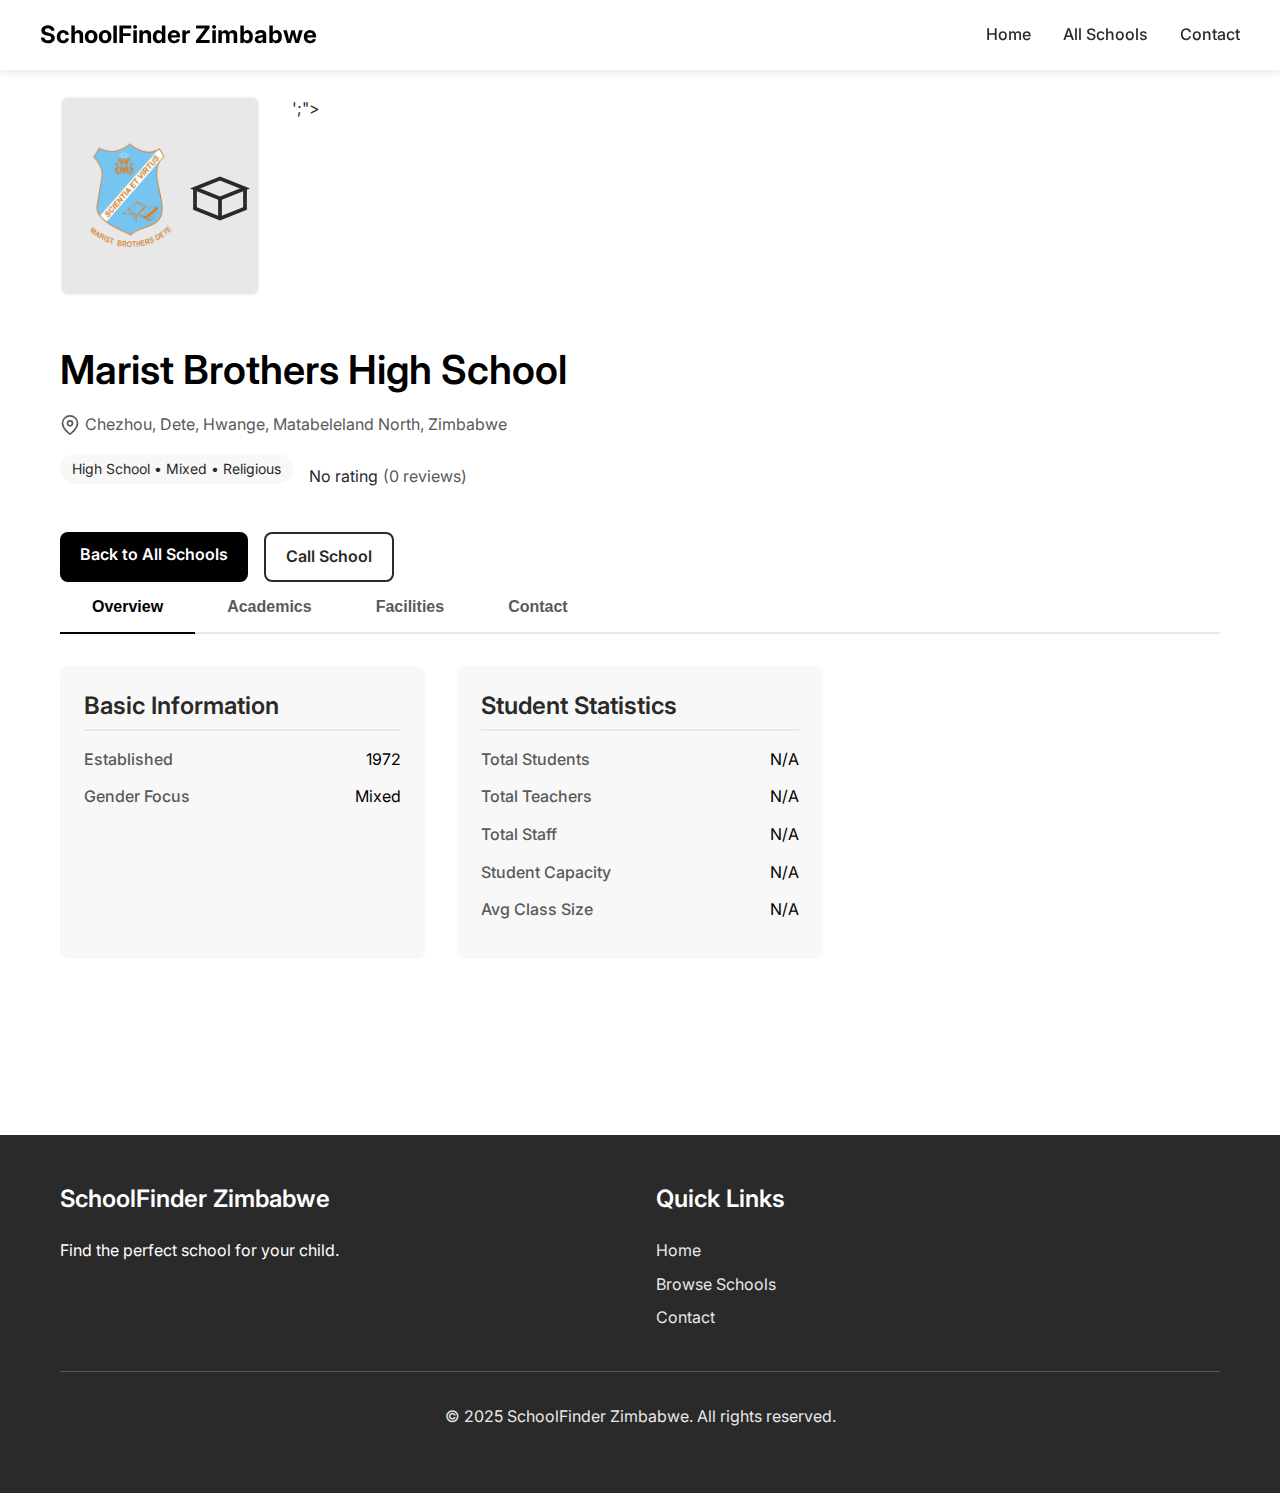
<file: school_1.html>
<!DOCTYPE html>
<html lang="en">
<head>
    <meta charset="UTF-8">
    <meta name="viewport" content="width=device-width, initial-scale=1.0">
    <title>Loading School Details - SchoolFinder Zimbabwe</title>
    <meta name="description" content="Loading school details...">
    <link rel="preconnect" href="https://fonts.googleapis.com">
    <link rel="preconnect" href="https://fonts.gstatic.com" crossorigin>
    <link href="https://fonts.googleapis.com/css2?family=Inter:wght@300;400;500;600;700&display=swap" rel="stylesheet">
    <style>
        
        /* SchoolFinder CSS - Grayscale Theme */
        :root {
            --black: #000000;
            --dark-gray: #2A2A2A;
            --medium-gray: #5A5A5A;
            --light-gray: #E8E8E8;
            --off-white: #F8F8F8;
            --white: #FFFFFF;
            --accent-gray: #404040;
            --shadow: 0 2px 8px rgba(0,0,0,0.1);
            --border-radius: 8px;
            --transition: all 0.3s ease;
        }
        
        * {
            margin: 0;
            padding: 0;
            box-sizing: border-box;
        }
        
        body {
            font-family: 'Inter', -apple-system, BlinkMacSystemFont, 'Segoe UI', Roboto, sans-serif;
            line-height: 1.6;
            color: var(--dark-gray);
            background-color: var(--white);
        }
        
        h1, h2, h3, h4, h5, h6 {
            color: var(--black);
            font-weight: 600;
            line-height: 1.3;
            margin-bottom: 1rem;
        }
        
        h1 { font-size: 2.5rem; }
        h2 { font-size: 2rem; }
        h3 { font-size: 1.5rem; }
        h4 { font-size: 1.25rem; }
        
        p {
            margin-bottom: 1rem;
        }
        
        a {
            color: var(--dark-gray);
            text-decoration: none;
            transition: var(--transition);
        }
        
        a:hover {
            color: var(--black);
        }
        
        .container {
            max-width: 1200px;
            margin: 0 auto;
            padding: 0 20px;
        }
        
        .navbar {
            background-color: var(--white);
            box-shadow: var(--shadow);
            position: fixed;
            top: 0;
            width: 100%;
            z-index: 1000;
        }
        
        .nav-container {
            display: flex;
            justify-content: space-between;
            align-items: center;
            padding: 1rem 0;
        }
        
        .logo {
            font-size: 1.5rem;
            font-weight: 700;
            color: var(--black);
        }
        
        .nav-links {
            display: flex;
            gap: 2rem;
            list-style: none;
        }
        
        .nav-links a {
            font-weight: 500;
        }
        
        .hero {
            background-color: var(--off-white);
            padding: 8rem 0 4rem;
            margin-top: 60px;
            text-align: center;
        }
        
        .hero h1 {
            font-size: 3rem;
            margin-bottom: 1rem;
        }
        
        .hero p {
            font-size: 1.25rem;
            color: var(--medium-gray);
            max-width: 600px;
            margin: 0 auto 2rem;
        }
        
        .search-container {
            max-width: 600px;
            margin: 2rem auto;
        }
        
        .search-box {
            display: flex;
            gap: 10px;
        }
        
        .search-input {
            flex: 1;
            padding: 12px 20px;
            border: 2px solid var(--light-gray);
            border-radius: var(--border-radius);
            font-size: 1rem;
            transition: var(--transition);
        }
        
        .search-input:focus {
            outline: none;
            border-color: var(--accent-gray);
        }
        
        .search-btn {
            padding: 12px 30px;
            background-color: var(--black);
            color: var(--white);
            border: none;
            border-radius: var(--border-radius);
            cursor: pointer;
            font-weight: 600;
            transition: var(--transition);
        }
        
        .search-btn:hover {
            background-color: var(--dark-gray);
        }
        
        .schools-grid {
            display: grid;
            grid-template-columns: repeat(auto-fill, minmax(350px, 1fr));
            gap: 2rem;
            padding: 4rem 0;
        }
        
        .school-card {
            background-color: var(--white);
            border-radius: var(--border-radius);
            overflow: hidden;
            box-shadow: var(--shadow);
            transition: var(--transition);
        }
        
        .school-card:hover {
            transform: translateY(-5px);
            box-shadow: 0 8px 25px rgba(0,0,0,0.15);
        }
        
        .school-logo-container {
            height: 200px;
            background-color: var(--light-gray);
            display: flex;
            align-items: center;
            justify-content: center;
            overflow: hidden;
            position: relative;
        }
        
        .school-logo-img {
            max-width: 80%;
            max-height: 80%;
            object-fit: contain;
        }
        
        .logo-placeholder {
            width: 80px;
            height: 80px;
            background: linear-gradient(45deg, var(--light-gray), var(--off-white));
            border-radius: 50%;
            display: flex;
            align-items: center;
            justify-content: center;
            color: var(--medium-gray);
            font-size: 2rem;
        }
        
        .school-content {
            padding: 1.5rem;
        }
        
        .school-header {
            display: flex;
            justify-content: space-between;
            align-items: start;
            margin-bottom: 1rem;
        }
        
        .school-name {
            font-size: 1.25rem;
            font-weight: 600;
            color: var(--black);
            flex: 1;
        }
        
        .school-rating {
            display: flex;
            align-items: center;
            gap: 5px;
            color: var(--medium-gray);
            white-space: nowrap;
        }
        
        .stars {
            color: var(--dark-gray);
        }
        
        .school-location {
            color: var(--medium-gray);
            margin-bottom: 1rem;
            display: flex;
            align-items: center;
            gap: 5px;
        }
        
        .school-type {
            display: inline-block;
            padding: 4px 12px;
            background-color: var(--off-white);
            border-radius: 20px;
            font-size: 0.875rem;
            margin-bottom: 1rem;
        }
        
        .school-metrics {
            display: flex;
            gap: 1rem;
            margin-bottom: 1rem;
        }
        
        .metric {
            text-align: center;
            flex: 1;
        }
        
        .metric-value {
            font-size: 1.25rem;
            font-weight: 600;
            color: var(--black);
        }
        
        .metric-label {
            font-size: 0.875rem;
            color: var(--medium-gray);
        }
        
        .facility-tags {
            display: flex;
            flex-wrap: wrap;
            gap: 8px;
            margin-bottom: 1rem;
        }
        
        .facility-tag {
            padding: 4px 10px;
            background-color: var(--off-white);
            border-radius: 4px;
            font-size: 0.75rem;
            color: var(--dark-gray);
        }
        
        .view-details {
            display: inline-block;
            padding: 10px 20px;
            background-color: transparent;
            border: 2px solid var(--dark-gray);
            border-radius: var(--border-radius);
            color: var(--dark-gray);
            font-weight: 600;
            text-align: center;
            transition: var(--transition);
            width: 100%;
        }
        
        .view-details:hover {
            background-color: var(--dark-gray);
            color: var(--white);
        }
        
        .school-detail {
            padding: 6rem 0 4rem;
        }
        
        .school-header-detail {
            display: flex;
            gap: 2rem;
            margin-bottom: 3rem;
            align-items: flex-start;
        }
        
        .school-logo-large-container {
            width: 200px;
            height: 200px;
            min-width: 200px;
            background-color: var(--light-gray);
            border-radius: var(--border-radius);
            display: flex;
            align-items: center;
            justify-content: center;
            overflow: hidden;
            border: 2px solid var(--off-white);
        }
        
        .school-logo-large {
            max-width: 90%;
            max-height: 90%;
            object-fit: contain;
        }
        
        .school-info {
            flex: 1;
        }
        
        .school-motto {
            font-style: italic;
            color: var(--medium-gray);
            margin-bottom: 1rem;
            font-size: 1.1rem;
            border-left: 3px solid var(--light-gray);
            padding-left: 1rem;
        }
        
        .action-buttons {
            display: flex;
            gap: 1rem;
            margin-top: 2rem;
            flex-wrap: wrap;
        }
        
        .btn {
            padding: 10px 20px;
            border-radius: var(--border-radius);
            font-weight: 600;
            cursor: pointer;
            transition: var(--transition);
            border: none;
            text-decoration: none;
            display: inline-block;
        }
        
        .btn-primary {
            background-color: var(--black);
            color: var(--white);
        }
        
        .btn-primary:hover {
            background-color: var(--dark-gray);
        }
        
        .btn-secondary {
            background-color: transparent;
            color: var(--dark-gray);
            border: 2px solid var(--dark-gray);
        }
        
        .btn-secondary:hover {
            background-color: var(--dark-gray);
            color: var(--white);
        }
        
        .tabs {
            margin-bottom: 2rem;
        }
        
        .tab-nav {
            display: flex;
            border-bottom: 2px solid var(--light-gray);
            margin-bottom: 2rem;
            flex-wrap: wrap;
        }
        
        .tab-btn {
            padding: 1rem 2rem;
            background: none;
            border: none;
            font-size: 1rem;
            font-weight: 600;
            color: var(--medium-gray);
            cursor: pointer;
            transition: var(--transition);
            position: relative;
        }
        
        .tab-btn.active {
            color: var(--black);
        }
        
        .tab-btn.active::after {
            content: '';
            position: absolute;
            bottom: -2px;
            left: 0;
            width: 100%;
            height: 2px;
            background-color: var(--black);
        }
        
        .tab-content {
            display: none;
        }
        
        .tab-content.active {
            display: block;
        }
        
        .info-grid {
            display: grid;
            grid-template-columns: repeat(auto-fill, minmax(300px, 1fr));
            gap: 2rem;
            margin-bottom: 3rem;
        }
        
        .info-card {
            background-color: var(--off-white);
            padding: 1.5rem;
            border-radius: var(--border-radius);
        }
        
        .info-card h3 {
            margin-bottom: 1rem;
            color: var(--dark-gray);
            border-bottom: 2px solid var(--light-gray);
            padding-bottom: 0.5rem;
        }
        
        .info-item {
            margin-bottom: 0.75rem;
            display: flex;
            justify-content: space-between;
            align-items: flex-start;
        }
        
        .info-label {
            font-weight: 500;
            color: var(--medium-gray);
            min-width: 120px;
        }
        
        .info-value {
            color: var(--black);
            text-align: right;
            flex: 1;
        }
        
        .facilities-grid {
            display: grid;
            grid-template-columns: repeat(auto-fill, minmax(200px, 1fr));
            gap: 1rem;
            margin-bottom: 2rem;
        }
        
        .facility-item {
            display: flex;
            align-items: center;
            gap: 10px;
            padding: 12px;
            background-color: var(--off-white);
            border-radius: var(--border-radius);
            transition: var(--transition);
        }
        
        .facility-item:hover {
            background-color: var(--light-gray);
        }
        
        .facility-icon {
            width: 24px;
            height: 24px;
            background-color: var(--dark-gray);
            border-radius: 50%;
            display: flex;
            align-items: center;
            justify-content: center;
            color: var(--white);
            font-size: 0.75rem;
        }
        
        .reviews-container {
            margin-bottom: 3rem;
        }
        
        .review-card {
            background-color: var(--off-white);
            padding: 1.5rem;
            border-radius: var(--border-radius);
            margin-bottom: 1rem;
        }
        
        .review-header {
            display: flex;
            justify-content: space-between;
            align-items: center;
            margin-bottom: 1rem;
            flex-wrap: wrap;
            gap: 1rem;
        }
        
        .reviewer-info {
            display: flex;
            align-items: center;
            gap: 10px;
            flex-wrap: wrap;
        }
        
        .reviewer-type {
            padding: 2px 8px;
            background-color: var(--light-gray);
            border-radius: 4px;
            font-size: 0.75rem;
            color: var(--medium-gray);
        }
        
        .review-stars {
            color: var(--dark-gray);
            font-size: 1.2rem;
        }
        
        .map-container {
            height: 400px;
            background-color: var(--light-gray);
            border-radius: var(--border-radius);
            margin-bottom: 3rem;
            display: flex;
            align-items: center;
            justify-content: center;
            color: var(--medium-gray);
        }
        
        .footer {
            background-color: var(--dark-gray);
            color: var(--white);
            padding: 3rem 0;
            margin-top: 4rem;
        }
        
        .footer-content {
            display: grid;
            grid-template-columns: repeat(auto-fit, minmax(250px, 1fr));
            gap: 2rem;
        }
        
        .footer-section h3 {
            color: var(--white);
            margin-bottom: 1.5rem;
        }
        
        .footer-section a {
            color: var(--light-gray);
            display: block;
            margin-bottom: 0.5rem;
        }
        
        .footer-section a:hover {
            color: var(--white);
        }
        
        .copyright {
            text-align: center;
            padding-top: 2rem;
            margin-top: 2rem;
            border-top: 1px solid var(--medium-gray);
            color: var(--light-gray);
        }
        
        @media (max-width: 768px) {
            .nav-container {
                flex-direction: column;
                gap: 1rem;
            }
            
            .nav-links {
                flex-wrap: wrap;
                justify-content: center;
            }
            
            .hero {
                padding: 6rem 0 3rem;
            }
            
            .hero h1 {
                font-size: 2rem;
            }
            
            .schools-grid {
                grid-template-columns: 1fr;
            }
            
            .school-header-detail {
                flex-direction: column;
                align-items: center;
                text-align: center;
            }
            
            .school-logo-large-container {
                width: 150px;
                height: 150px;
            }
            
            .action-buttons {
                justify-content: center;
            }
            
            .tab-nav {
                overflow-x: auto;
                flex-wrap: nowrap;
            }
            
            .tab-btn {
                padding: 1rem;
                white-space: nowrap;
            }
        }
        
        .hidden {
            display: none !important;
        }
        
        .text-center {
            text-align: center;
        }
        
        .mt-1 { margin-top: 1rem; }
        .mt-2 { margin-top: 2rem; }
        .mt-3 { margin-top: 3rem; }
        .mb-1 { margin-bottom: 1rem; }
        .mb-2 { margin-bottom: 2rem; }
        .mb-3 { margin-bottom: 3rem; }
        
        .school-gallery {
            display: grid;
            grid-template-columns: repeat(auto-fill, minmax(200px, 1fr));
            gap: 1rem;
            margin-top: 2rem;
        }
        
        .gallery-item {
            height: 150px;
            background-color: var(--light-gray);
            border-radius: var(--border-radius);
            overflow: hidden;
            display: flex;
            align-items: center;
            justify-content: center;
            color: var(--medium-gray);
        }
        
        .loading {
            text-align: center;
            padding: 2rem;
            color: var(--medium-gray);
        }
        
        .error {
            text-align: center;
            padding: 2rem;
            color: #dc3545;
            background-color: #f8d7da;
            border-radius: var(--border-radius);
            margin: 2rem 0;
        }
        
    </style>
</head>
<body>
    <nav class="navbar">
        <div class="container nav-container">
            <div class="logo">SchoolFinder Zimbabwe</div>
            <ul class="nav-links">
                <li><a href="index.html">Home</a></li>
                <li><a href="index.html#schools">All Schools</a></li>
                <li><a href="#contact">Contact</a></li>
            </ul>
        </div>
    </nav>

    <div class="school-detail">
        <div class="container">
            <div class="loading">Loading school details...</div>
        </div>
    </div>

    <footer class="footer">
        <div class="container">
            <div class="footer-content">
                <div class="footer-section">
                    <h3>SchoolFinder Zimbabwe</h3>
                    <p>Find the perfect school for your child.</p>
                </div>
                <div class="footer-section">
                    <h3>Quick Links</h3>
                    <a href="index.html">Home</a>
                    <a href="index.html#schools">Browse Schools</a>
                    <a href="#contact">Contact</a>
                </div>
            </div>
            <div class="copyright">
                <p>&copy; 2025 SchoolFinder Zimbabwe. All rights reserved.</p>
            </div>
        </div>
    </footer>

    <script>
        
        // School Detail JavaScript - Fetches data for specific school
        document.addEventListener('DOMContentLoaded', function() {
            // Extract school ID from URL or page
            const schoolId = getSchoolIdFromUrl();
            
            if (schoolId) {
                loadSchoolDetails(schoolId);
            } else {
                showError('School ID not found in URL');
            }
            
            // Initialize tabs
            initTabs();
        });
        
        function getSchoolIdFromUrl() {
            // Get school ID from URL path (school_123.html -> 123)
            const path = window.location.pathname;
            const match = path.match(/school_(\d+)\.html$/);
            if (match) return match[1];
            
            // Fallback: get from current page name
            const pageName = window.location.href.split('/').pop();
            const pageMatch = pageName.match(/school_(\d+)\.html$/);
            return pageMatch ? pageMatch[1] : null;
        }
        
        function loadSchoolDetails(schoolId) {
            // Show loading state
            const mainContent = document.querySelector('.school-detail .container');
            if (mainContent) {
                mainContent.innerHTML = '<div class="loading">Loading school details...</div>';
            }
            
            // Load schools.json data
            fetch('schools.json')
                .then(response => {
                    if (!response.ok) {
                        throw new Error('Failed to load school data');
                    }
                    return response.json();
                })
                .then(schools => {
                    // Find the specific school
                    const school = schools.find(s => s.id == schoolId);
                    
                    if (school) {
                        // Fetch full school details from schools-full.json
                        fetch('schools-full.json')
                            .then(response => {
                                if (!response.ok) {
                                    // If full details not available, use basic data
                                    renderSchoolDetails(school, school);
                                    return;
                                }
                                return response.json();
                            })
                            .then(fullSchools => {
                                if (fullSchools) {
                                    const fullSchool = fullSchools.find(s => s.id == schoolId);
                                    renderSchoolDetails(school, fullSchool || school);
                                } else {
                                    renderSchoolDetails(school, school);
                                }
                            })
                            .catch(error => {
                                console.warn('Using basic school data:', error);
                                renderSchoolDetails(school, school);
                            });
                    } else {
                        showError('School not found');
                    }
                })
                .catch(error => {
                    console.error('Error loading school details:', error);
                    showError('Failed to load school details. Please try again later.');
                });
        }
        
        function renderSchoolDetails(basicData, fullData) {
            // Update page title
            document.title = `${fullData.name} - SchoolFinder Zimbabwe`;
            
            // Render the school details page
            const container = document.querySelector('.school-detail .container');
            if (!container) return;
            
            // Generate stars HTML
            function generateStars(rating) {
                if (!rating) return "No rating";
                const fullStars = Math.floor(rating);
                const halfStar = rating - fullStars >= 0.5 ? 1 : 0;
                const emptyStars = 5 - fullStars - halfStar;
                
                let stars = "★".repeat(fullStars);
                if (halfStar) stars += "☆";
                stars += "☆".repeat(emptyStars);
                return `${stars} (${rating.toFixed(1)})`;
            }
            
            // Generate logo HTML
            let logoHtml = "";
            if (basicData.logo_base64) {
                logoHtml = `
                <div class="school-logo-large-container">
                    <img src="data:${basicData.logo_mime};base64,${basicData.logo_base64}" 
                         alt="${fullData.name} Logo" 
                         class="school-logo-large"
                         onerror="this.onerror=null; this.parentElement.innerHTML='<div class=\"logo-placeholder\" style=\"width: 120px; height: 120px;\"><svg width=\"60\" height=\"60\" viewBox=\"0 0 24 24\" fill=\"none\" stroke=\"currentColor\" stroke-width=\"1.5\"><path d=\"M22 9L12 5L2 9L12 13L22 9Z\"/><path d=\"M2 9V17L12 21L22 17V9\"/><path d=\"M12 13V21\"/></svg></div>';">
                </div>
                `;
            } else {
                logoHtml = `
                <div class="school-logo-large-container">
                    <div class="logo-placeholder" style="width: 120px; height: 120px;">
                        <svg width="60" height="60" viewBox="0 0 24 24" fill="none" stroke="currentColor" stroke-width="1.5">
                            <path d="M22 9L12 5L2 9L12 13L22 9Z"/>
                            <path d="M2 9V17L12 21L22 17V9"/>
                            <path d="M12 13V21"/>
                        </svg>
                    </div>
                </div>
                `;
            }
            
            // Generate facilities list
            const facilities = [];
            const facilityFields = [
                ['has_library', 'Library'],
                ['has_science_lab', 'Science Laboratory'],
                ['has_computer_lab', 'Computer Laboratory'],
                ['has_playground', 'Playground'],
                ['has_sports_field', 'Sports Field'],
                ['has_swimming_pool', 'Swimming Pool'],
                ['has_auditorium', 'Auditorium'],
                ['has_cafeteria', 'Cafeteria'],
                ['has_health_clinic', 'Health Clinic'],
                ['has_wifi', 'WiFi Internet'],
                ['has_smart_classes', 'Smart Classrooms']
            ];
            
            facilityFields.forEach(([field, label]) => {
                if (fullData[field]) {
                    facilities.push(label);
                }
            });
            
            // Generate contact HTML
            let contactHtml = "";
            if (fullData.phone_primary) {
                contactHtml += `<p><strong>Phone:</strong> ${fullData.phone_primary}</p>`;
            }
            if (fullData.email_primary) {
                contactHtml += `<p><strong>Email:</strong> <a href="mailto:${fullData.email_primary}">${fullData.email_primary}</a></p>`;
            }
            if (fullData.website) {
                contactHtml += `<p><strong>Website:</strong> <a href="${fullData.website}" target="_blank">${fullData.website}</a></p>`;
            }
            
            // Render the page
            container.innerHTML = `
                <div class="school-header-detail">
                    ${logoHtml}
                    <div class="school-info">
                        <h1>${fullData.name}</h1>
                        ${fullData.motto ? `<p class="school-motto">${fullData.motto}</p>` : ''}
                        <div class="school-location">
                            <svg width="20" height="20" viewBox="0 0 24 24" fill="none" stroke="currentColor" stroke-width="2">
                                <path d="M21 10C21 17 12 23 12 23C12 23 3 17 3 10C3 7.61305 3.94821 5.32387 5.63604 3.63604C7.32387 1.94821 9.61305 1 12 1C14.3869 1 16.6761 1.94821 18.364 3.63604C20.0518 5.32387 21 7.61305 21 10Z"/>
                                <circle cx="12" cy="10" r="3"/>
                            </svg>
                            ${fullData.address || ''}, ${fullData.city || ''}, ${fullData.province || ''}, ${fullData.country || 'Zimbabwe'}
                        </div>
                        <div style="display: flex; gap: 1rem; margin-top: 1rem; align-items: center; flex-wrap: wrap;">
                            <div class="school-type">${fullData.level || ''} • ${fullData.school_type || ''} • ${fullData.category || ''}</div>
                            <div class="school-rating">
                                <span class="stars">${generateStars(fullData.overall_rating || 0)}</span>
                                <span>(${fullData.total_reviews || 0} reviews)</span>
                            </div>
                        </div>
                        <div class="action-buttons">
                            <a href="index.html" class="btn btn-primary">Back to All Schools</a>
                            ${fullData.phone_primary ? `<a href="tel:${fullData.phone_primary}" class="btn btn-secondary">Call School</a>` : ''}
                            ${fullData.website ? `<a href="${fullData.website}" target="_blank" class="btn btn-secondary">Visit Website</a>` : ''}
                        </div>
                    </div>
                </div>

                <div class="tabs">
                    <div class="tab-nav">
                        <button class="tab-btn active" data-tab="overview">Overview</button>
                        <button class="tab-btn" data-tab="academics">Academics</button>
                        <button class="tab-btn" data-tab="facilities">Facilities</button>
                        <button class="tab-btn" data-tab="contact">Contact</button>
                    </div>

                    <div id="overview" class="tab-content active">
                        ${fullData.description ? `<div style="margin-bottom: 2rem;"><h3>About ${fullData.name}</h3><p>${fullData.description}</p></div>` : ''}
                        
                        ${fullData.mission ? `<div style="margin-bottom: 2rem;"><h3>Mission</h3><p>${fullData.mission}</p></div>` : ''}
                        
                        ${fullData.vision ? `<div style="margin-bottom: 2rem;"><h3>Vision</h3><p>${fullData.vision}</p></div>` : ''}
                        
                        <div class="info-grid">
                            <div class="info-card">
                                <h3>Basic Information</h3>
                                <div class="info-item"><span class="info-label">Established</span><span class="info-value">${fullData.establishment_year || 'N/A'}</span></div>
                                <div class="info-item"><span class="info-label">Gender Focus</span><span class="info-value">${fullData.gender_focus || 'N/A'}</span></div>
                                ${fullData.registration_number ? `<div class="info-item"><span class="info-label">Registration</span><span class="info-value">${fullData.registration_number}</span></div>` : ''}
                            </div>
                            
                            <div class="info-card">
                                <h3>Student Statistics</h3>
                                <div class="info-item"><span class="info-label">Total Students</span><span class="info-value">${fullData.total_students || 'N/A'}</span></div>
                                <div class="info-item"><span class="info-label">Total Teachers</span><span class="info-value">${fullData.total_teachers || 'N/A'}</span></div>
                                <div class="info-item"><span class="info-label">Total Staff</span><span class="info-value">${fullData.total_staff || 'N/A'}</span></div>
                                <div class="info-item"><span class="info-label">Student Capacity</span><span class="info-value">${fullData.student_capacity || 'N/A'}</span></div>
                                <div class="info-item"><span class="info-label">Avg Class Size</span><span class="info-value">${fullData.average_class_size || 'N/A'}</span></div>
                            </div>
                        </div>
                    </div>

                    <div id="academics" class="tab-content">
                        <div class="info-grid">
                            <div class="info-card">
                                <h3>Curriculum & Programs</h3>
                                ${fullData.curriculum ? `<p><strong>Curriculum:</strong> ${fullData.curriculum}</p>` : ''}
                                ${fullData.exam_board ? `<p><strong>Exam Board:</strong> ${fullData.exam_board}</p>` : ''}
                            </div>
                            
                            <div class="info-card">
                                <h3>Infrastructure</h3>
                                <div class="info-item"><span class="info-label">Classrooms</span><span class="info-value">${fullData.total_classrooms || 'N/A'}</span></div>
                                <div class="info-item"><span class="info-label">Science Labs</span><span class="info-value">${fullData.science_labs || 'N/A'}</span></div>
                                <div class="info-item"><span class="info-label">Computer Labs</span><span class="info-value">${fullData.computer_labs || 'N/A'}</span></div>
                                <div class="info-item"><span class="info-label">Library Rooms</span><span class="info-value">${fullData.library_rooms || 'N/A'}</span></div>
                            </div>
                        </div>
                    </div>

                    <div id="facilities" class="tab-content">
                        <h3>Available Facilities</h3>
                        ${facilities.length > 0 ? `<p style="margin-bottom: 2rem;">This school has ${facilities.length} key facilities available.</p>` : ''}
                        
                        ${facilities.length > 0 ? `
                        <div class="facilities-grid">
                            ${facilities.map(facility => `<div class="facility-item"><div class="facility-icon">✓</div><span>${facility}</span></div>`).join('')}
                        </div>
                        ` : '<p>No facility information available.</p>'}
                    </div>

                    <div id="contact" class="tab-content">
                        <div class="info-grid">
                            <div class="info-card">
                                <h3>Contact Information</h3>
                                ${contactHtml || '<p>No contact information available.</p>'}
                            </div>
                            
                            <div class="info-card">
                                <h3>Location Details</h3>
                                <p><strong>Address:</strong> ${fullData.address || ''}</p>
                                <p><strong>City:</strong> ${fullData.city || ''}</p>
                                <p><strong>Province:</strong> ${fullData.province || ''}</p>
                                ${fullData.district ? `<p><strong>District:</strong> ${fullData.district}</p>` : ''}
                                ${fullData.postal_code ? `<p><strong>Postal Code:</strong> ${fullData.postal_code}</p>` : ''}
                            </div>
                        </div>
                    </div>
                </div>
            `;
            
            // Re-initialize tabs after rendering
            initTabs();
        }
        
        function initTabs() {
            const tabButtons = document.querySelectorAll('.tab-btn');
            const tabContents = document.querySelectorAll('.tab-content');
            
            tabButtons.forEach(button => {
                button.addEventListener('click', function() {
                    const tabId = this.dataset.tab;
                    
                    tabButtons.forEach(btn => btn.classList.remove('active'));
                    tabContents.forEach(content => content.classList.remove('active'));
                    
                    this.classList.add('active');
                    document.getElementById(tabId).classList.add('active');
                });
            });
        }
        
        function showError(message) {
            const container = document.querySelector('.school-detail .container');
            if (container) {
                container.innerHTML = `
                    <div class="error">
                        <h3>Error Loading School Details</h3>
                        <p>${message}</p>
                        <a href="index.html" class="btn btn-primary mt-2">Back to All Schools</a>
                    </div>
                `;
            }
        }
        
    </script>
</body>
</html>
</file>
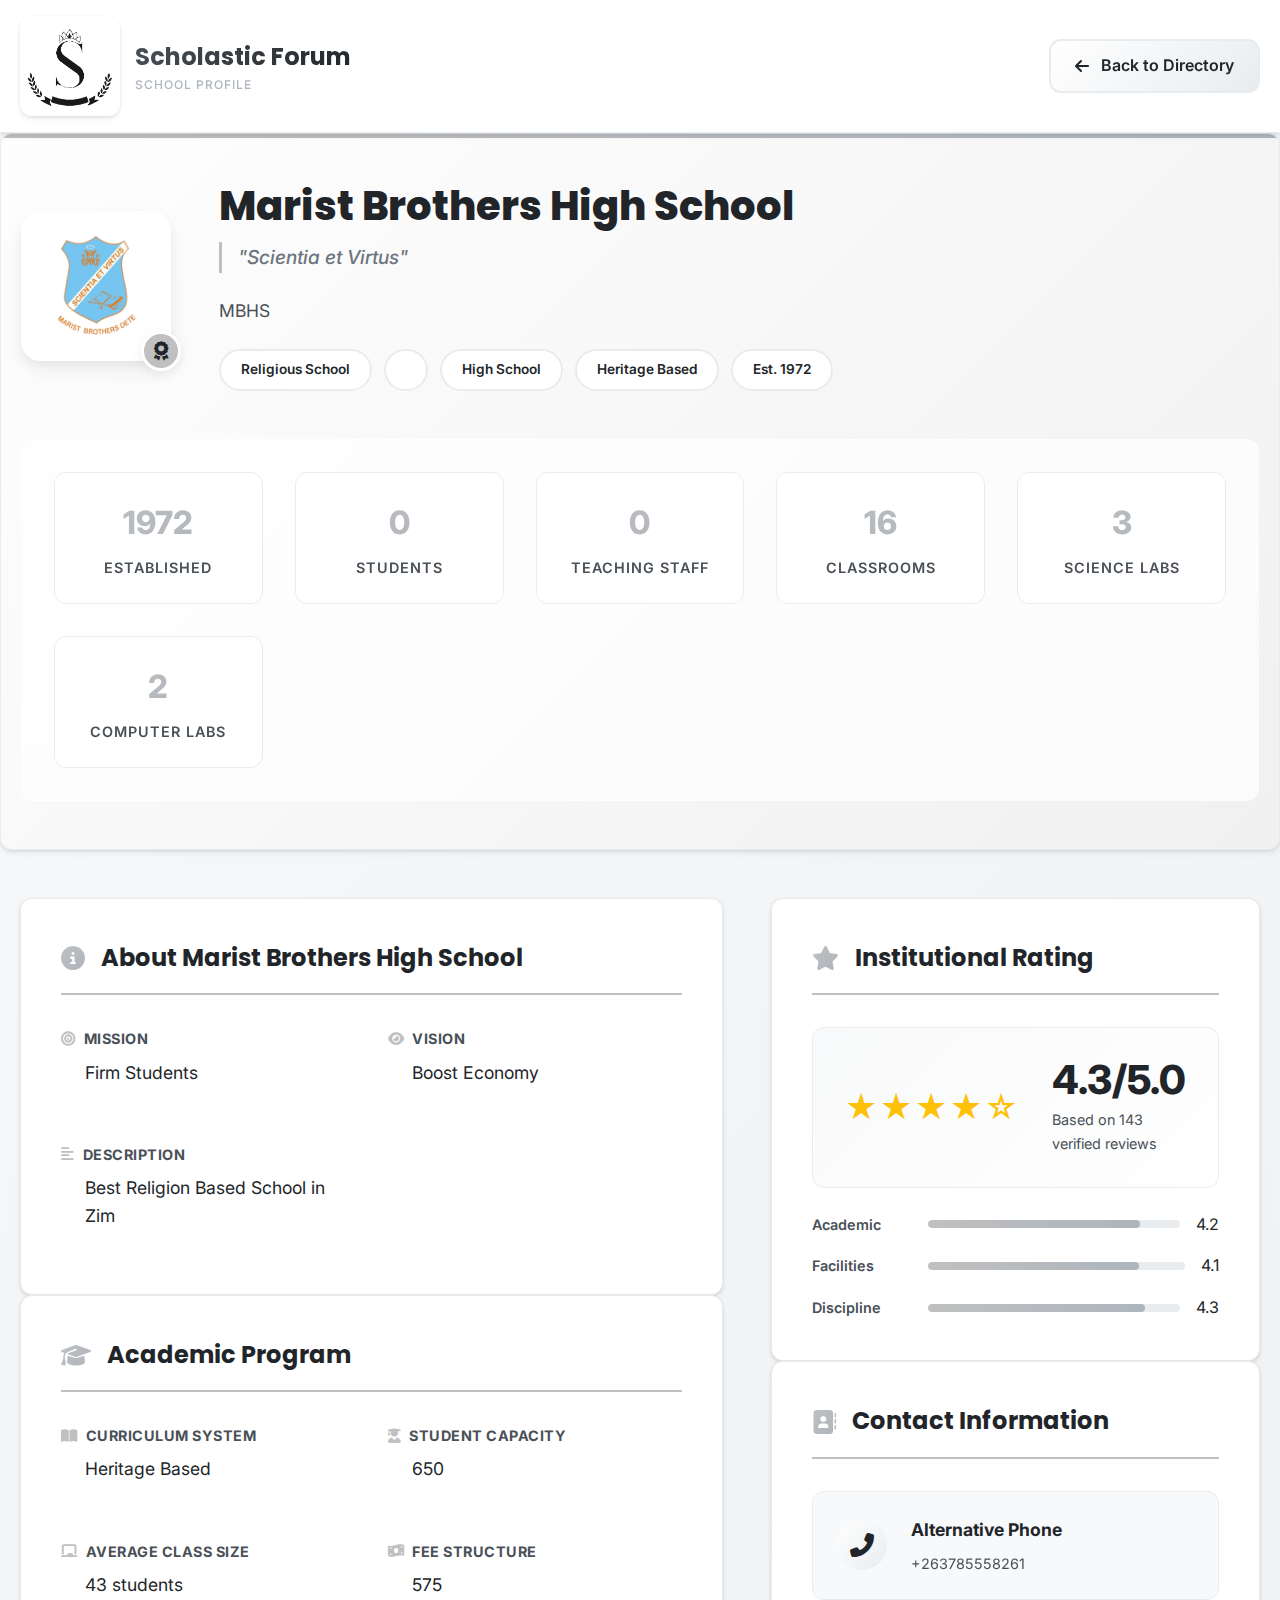
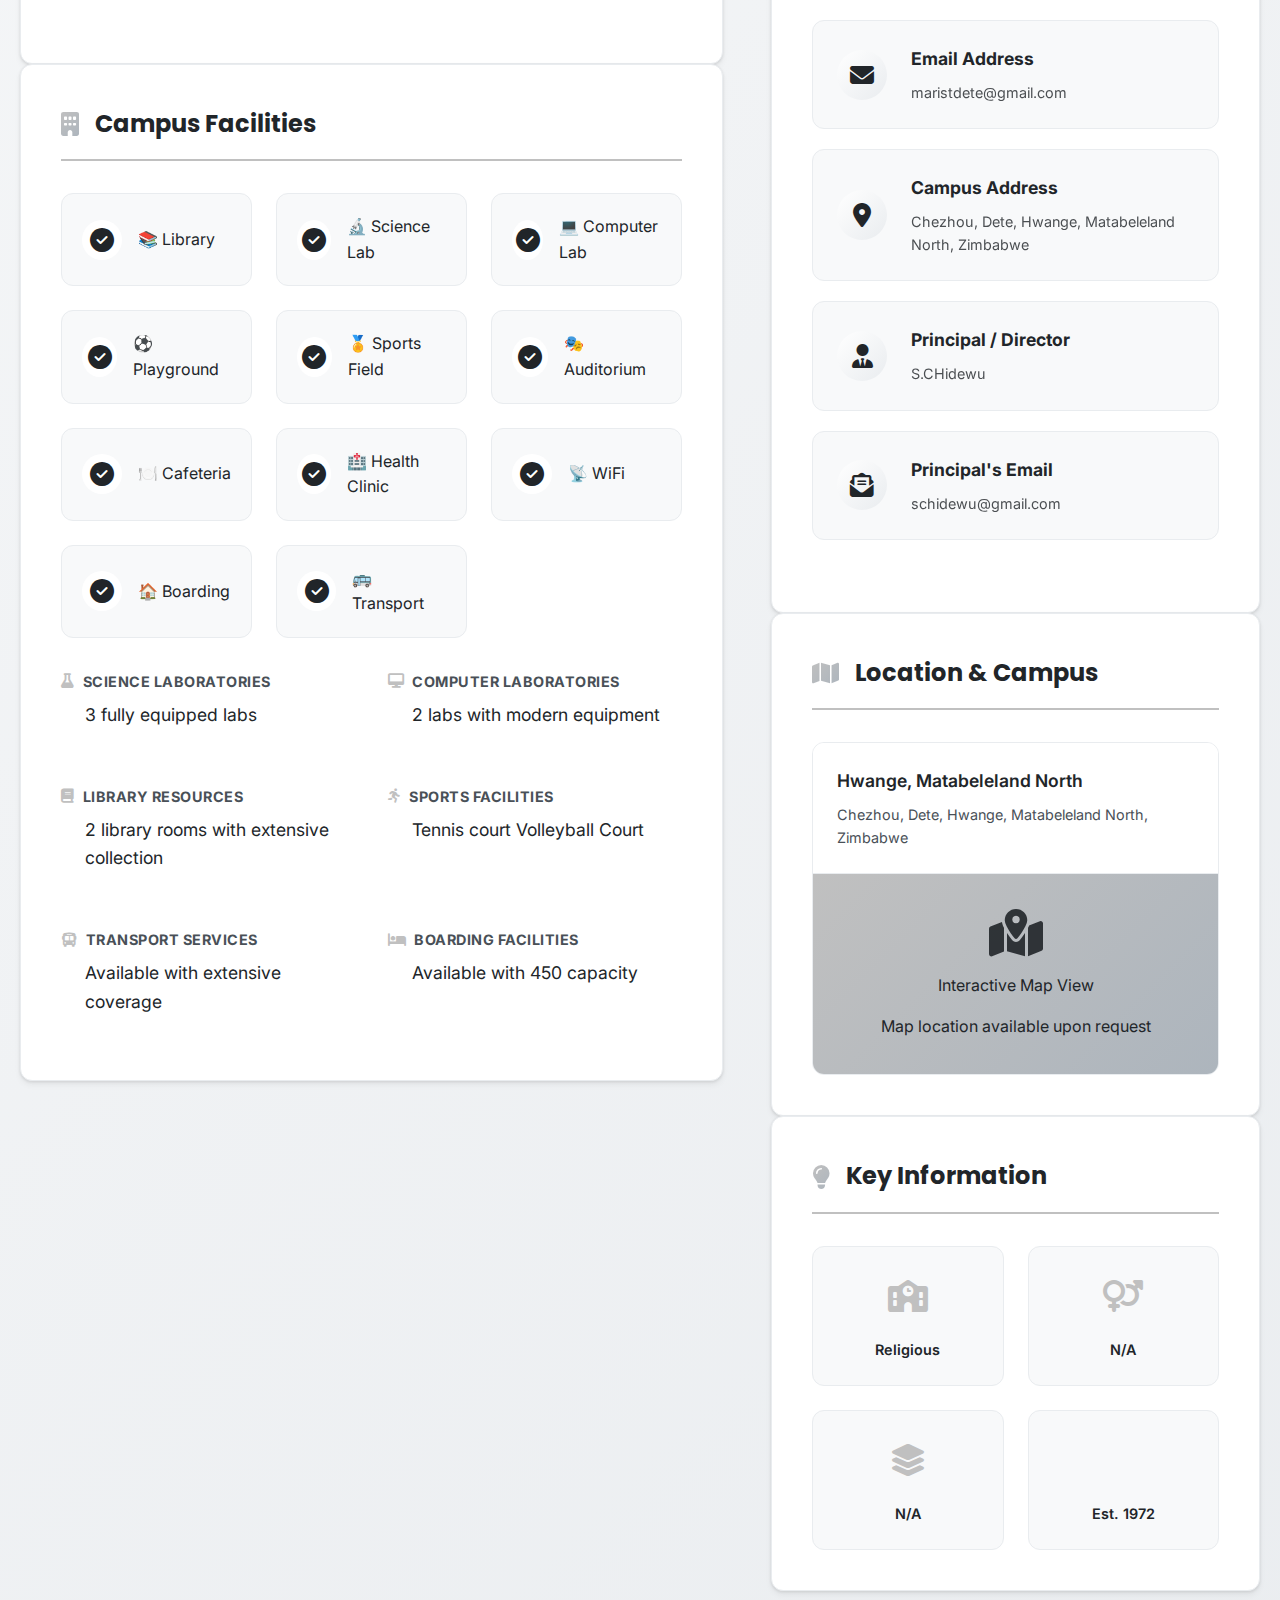
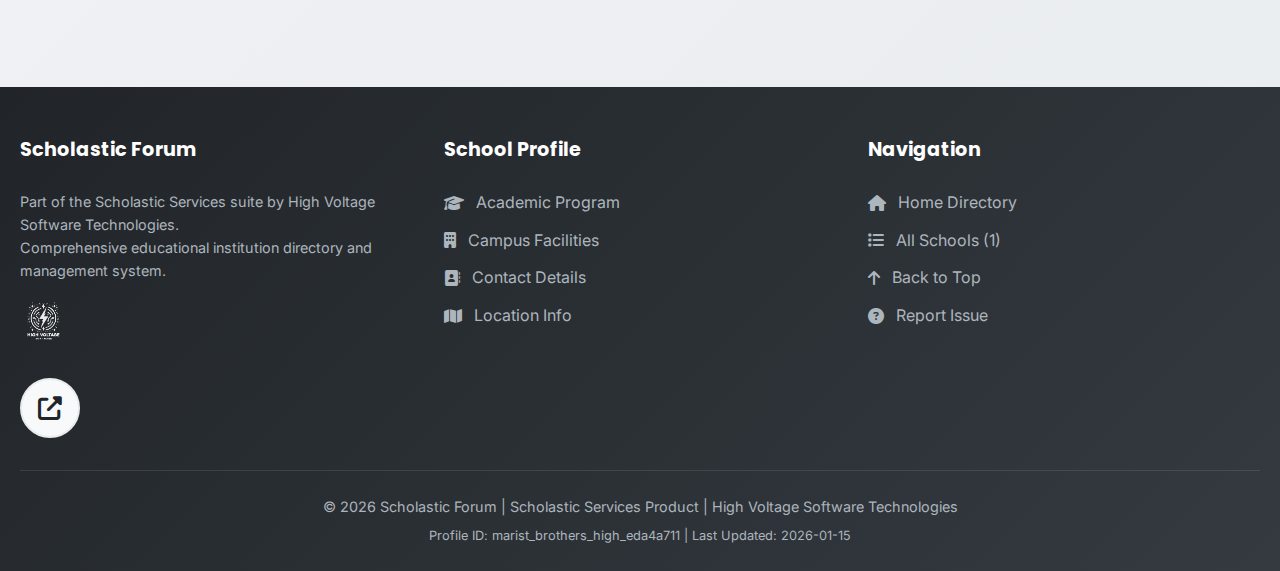
<file: schools/marist_brothers_high_eda4a711.html>
<!DOCTYPE html>
<html lang="en" data-theme="light">
<head>
    <meta charset="UTF-8">
    <meta name="viewport" content="width=device-width, initial-scale=1.0">
    
    <!-- SEO Meta Tags for School Page -->
    <title>Marist Brothers High School - School Profile | Scholastic Forum</title>
    <meta name="description" content="Best Religion Based School in Zim">
    <meta name="keywords" content="Marist Brothers High School, Hwange schools, Matabeleland North education, Heritage Based curriculum, High School school">
    <meta name="author" content="Scholastic Services">
    
    <!-- Open Graph -->
    <meta property="og:type" content="website">
    <meta property="og:url" content="https://hvstechzw.github.io/Scholastic-Schools-Catalog/schools/marist_brothers_high_eda4a711.html">
    <meta property="og:title" content="Marist Brothers High School - School Profile">
    <meta property="og:description" content="Best Religion Based School in Zim">
    <meta property="og:image" content="https://hvstechzw.github.io/Scholastic-Schools-Catalog/assets/images/schools/marist_brothers_high_eda4a711.jpg">
    
    <!-- Structured Data -->
    <script type="application/ld+json">
    {
        "@context": "https://schema.org",
        "@type": "EducationalOrganization",
        "name": "Marist Brothers High School",
        "description": "Best Religion Based School in Zim",
        "url": "https://hvstechzw.github.io/Scholastic-Schools-Catalog/schools/marist_brothers_high_eda4a711.html",
        "address": {
            "@type": "PostalAddress",
            "streetAddress": "Chezhou, Dete",
            "addressLocality": "Hwange",
            "addressRegion": "Matabeleland North",
            "postalCode": "",
            "addressCountry": "Zimbabwe"
        },
        "telephone": "+263785558261",
        "email": "maristdete@gmail.com",
        "foundingDate": "1972",
        "numberOfStudents": 0,
        "numberOfEmployees": 0,
        "educationalLevel": "High School",
        "curriculum": "Heritage Based"
        , "aggregateRating": {"@type": "AggregateRating", "ratingValue": "4.3", "reviewCount": "143"}
    }
    </script>
    
    <link rel="stylesheet" href="https://cdnjs.cloudflare.com/ajax/libs/font-awesome/6.4.0/css/all.min.css">
    <link href="https://fonts.googleapis.com/css2?family=Inter:wght@300;400;500;600;700&family=Poppins:wght@400;500;600;700&display=swap" rel="stylesheet">
    <link rel="canonical" href="https://hvstechzw.github.io/Scholastic-Schools-Catalog/schools/marist_brothers_high_eda4a711.html">
    <style>
        :root {
            --primary: #ffffff;
            --primary-dark: #f0f0f0;
            --secondary: #6c757d;
            --accent: #6c757d;
            --dark: #212529;
            --light: #f8f9fa;
            --gray: #adb5bd;
            --gray-light: #e9ecef;
            --gray-dark: #495057;
            --white: #ffffff;
            --silver: #c0c0c0;
            --shadow: 0 4px 6px rgba(0, 0, 0, 0.05), 0 1px 3px rgba(0, 0, 0, 0.1);
            --shadow-lg: 0 10px 25px rgba(0, 0, 0, 0.05), 0 5px 10px rgba(0, 0, 0, 0.05);
            --radius: 12px;
            --transition: all 0.3s cubic-bezier(0.4, 0, 0.2, 1);
        }
        
        * {
            margin: 0;
            padding: 0;
            box-sizing: border-box;
        }
        
        body {
            font-family: 'Inter', sans-serif;
            line-height: 1.6;
            color: var(--dark);
            background: linear-gradient(135deg, #f8f9fa 0%, #e9ecef 100%);
            min-height: 100vh;
        }
        
        .container {
            width: 100%;
            max-width: 1400px;
            margin: 0 auto;
            padding: 0 20px;
        }
        
        /* Header */
        .header {
            background: rgba(255, 255, 255, 0.95);
            backdrop-filter: blur(10px);
            box-shadow: var(--shadow);
            position: sticky;
            top: 0;
            z-index: 1000;
            border-bottom: 1px solid var(--gray-light);
        }
        
        .nav-container {
            display: flex;
            justify-content: space-between;
            align-items: center;
            padding: 1rem 0;
        }
        
        .logo-section {
            display: flex;
            align-items: center;
            gap: 15px;
            text-decoration: none;
        }
        
        .logo-wrapper {
            display: flex;
            align-items: center;
            gap: 12px;
        }
        
        .main-logo {
            width: 100px;
            height: 100px;
            background: transparent;
            border-radius: 12px;
            display: flex;
            align-items: center;
            justify-content: center;
            color: var(--white);
            font-size: 2.5rem;
            box-shadow: var(--shadow);
            border: 2px solid var(--white);
        }
        
        .main-logo img {
            width: 100%;
            height: 100%;
            object-fit: contain;
            padding: 5px;
        }
        
        .logo-text {
            display: flex;
            flex-direction: column;
        }
        
        .main-title {
            font-family: 'Poppins', sans-serif;
            font-weight: 700;
            font-size: 1.5rem;
            background: linear-gradient(135deg, var(--gray-dark) 0%, var(--dark) 100%);
            -webkit-background-clip: text;
            -webkit-text-fill-color: transparent;
            background-clip: text;
        }
        
        .subtitle {
            font-size: 0.75rem;
            color: var(--gray);
            font-weight: 500;
            letter-spacing: 1px;
            text-transform: uppercase;
            margin-top: -2px;
        }
        
        .back-btn {
            display: inline-flex;
            align-items: center;
            gap: 0.75rem;
            padding: 0.75rem 1.5rem;
            background: linear-gradient(135deg, var(--white) 0%, var(--gray-light) 100%);
            border: 2px solid var(--gray-light);
            border-radius: var(--radius);
            color: var(--dark);
            text-decoration: none;
            font-weight: 600;
            transition: var(--transition);
        }
        
        .back-btn:hover {
            background: linear-gradient(135deg, var(--silver) 0%, var(--gray) 100%);
            color: var(--dark);
            border-color: var(--silver);
            transform: translateX(-5px);
            box-shadow: 0 5px 15px rgba(192, 192, 192, 0.3);
        }
        
        /* School Header */
        .school-header {
            background: linear-gradient(135deg, rgba(255,255,255,0.9) 0%, rgba(240,240,240,0.9) 100%);
            padding: 3rem 0;
            margin-bottom: 3rem;
            border-radius: var(--radius);
            box-shadow: var(--shadow);
            position: relative;
            overflow: hidden;
            border: 1px solid var(--gray-light);
        }
        
        .school-header::before {
            content: '';
            position: absolute;
            top: 0;
            left: 0;
            right: 0;
            height: 4px;
            background: linear-gradient(to right, var(--silver), var(--gray));
        }
        
        .school-basic-info {
            display: flex;
            align-items: center;
            gap: 3rem;
            margin-bottom: 3rem;
            flex-wrap: wrap;
        }
        
        .school-logo-container {
            flex-shrink: 0;
            position: relative;
        }
        
        .school-logo {
            width: 150px;
            height: 150px;
            background: var(--white);
            border-radius: 20px;
            display: flex;
            align-items: center;
            justify-content: center;
            color: var(--silver);
            box-shadow: var(--shadow-lg);
            border: 3px solid var(--white);
            overflow: hidden;
            transition: var(--transition);
        }
        
        .school-logo:hover {
            transform: scale(1.05);
            box-shadow: 0 15px 30px rgba(0, 0, 0, 0.1);
        }
        
        .school-logo img {
            width: 100%;
            height: 100%;
            object-fit: contain;
            padding: 15px;
        }
        
        .logo-badge {
            position: absolute;
            bottom: -10px;
            right: -10px;
            background: var(--silver);
            color: var(--dark);
            width: 40px;
            height: 40px;
            border-radius: 50%;
            display: flex;
            align-items: center;
            justify-content: center;
            font-size: 1.2rem;
            box-shadow: 0 4px 10px rgba(192, 192, 192, 0.3);
            border: 3px solid var(--white);
        }
        
        .school-title-section {
            flex: 1;
            min-width: 300px;
        }
        
        .school-title-section h1 {
            font-family: 'Poppins', sans-serif;
            font-size: 2.5rem;
            font-weight: 800;
            margin-bottom: 0.75rem;
            color: var(--dark);
            line-height: 1.2;
        }
        
        .school-motto {
            font-style: italic;
            font-size: 1.2rem;
            color: var(--accent);
            margin-bottom: 1.5rem;
            font-weight: 500;
            padding-left: 1rem;
            border-left: 3px solid var(--silver);
        }
        
        .school-tags {
            display: flex;
            flex-wrap: wrap;
            gap: 0.75rem;
            margin-top: 1.5rem;
        }
        
        .school-tag {
            background: var(--white);
            padding: 0.5rem 1.25rem;
            border-radius: 50px;
            font-size: 0.85rem;
            font-weight: 600;
            color: var(--dark);
            border: 2px solid var(--gray-light);
            transition: var(--transition);
        }
        
        .school-tag:hover {
            border-color: var(--silver);
            transform: translateY(-2px);
            box-shadow: 0 4px 10px rgba(192, 192, 192, 0.2);
        }
        
        .school-stats {
            display: grid;
            grid-template-columns: repeat(auto-fit, minmax(180px, 1fr));
            gap: 2rem;
            background: rgba(255, 255, 255, 0.7);
            padding: 2rem;
            border-radius: var(--radius);
            backdrop-filter: blur(10px);
            border: 1px solid rgba(255, 255, 255, 0.2);
        }
        
        .stat-item {
            text-align: center;
            padding: 1.5rem;
            background: var(--white);
            border-radius: var(--radius);
            transition: var(--transition);
            border: 1px solid var(--gray-light);
        }
        
        .stat-item:hover {
            transform: translateY(-5px);
            box-shadow: var(--shadow-lg);
            border-color: var(--silver);
        }
        
        .stat-value {
            font-size: 2rem;
            font-weight: 800;
            margin-bottom: 0.5rem;
            color: var(--accent);
            background: linear-gradient(135deg, var(--silver), var(--gray));
            -webkit-background-clip: text;
            -webkit-text-fill-color: transparent;
            background-clip: text;
        }
        
        .stat-label {
            font-size: 0.9rem;
            color: var(--gray-dark);
            font-weight: 600;
            text-transform: uppercase;
            letter-spacing: 1px;
        }
        
        /* Main Content */
        .main-content {
            display: grid;
            grid-template-columns: 1fr;
            gap: 3rem;
            margin-bottom: 5rem;
        }
        
        @media (min-width: 1200px) {
            .main-content {
                grid-template-columns: 2fr 1fr;
            }
        }
        
        /* Sections */
        .section {
            background: var(--white);
            border-radius: var(--radius);
            padding: 2.5rem;
            box-shadow: var(--shadow);
            border: 1px solid var(--gray-light);
            transition: var(--transition);
        }
        
        .section:hover {
            box-shadow: var(--shadow-lg);
            transform: translateY(-2px);
        }
        
        .section-title {
            font-family: 'Poppins', sans-serif;
            font-size: 1.5rem;
            font-weight: 700;
            margin-bottom: 2rem;
            padding-bottom: 1rem;
            border-bottom: 2px solid var(--silver);
            color: var(--dark);
            display: flex;
            align-items: center;
            gap: 1rem;
        }
        
        .section-title i {
            color: var(--accent);
            background: linear-gradient(135deg, var(--silver), var(--gray));
            -webkit-background-clip: text;
            -webkit-text-fill-color: transparent;
            background-clip: text;
        }
        
        /* Info Grid */
        .info-grid {
            display: grid;
            grid-template-columns: repeat(auto-fill, minmax(280px, 1fr));
            gap: 2rem;
        }
        
        .info-item {
            margin-bottom: 1.5rem;
        }
        
        .info-label {
            font-weight: 700;
            color: var(--gray-dark);
            margin-bottom: 0.5rem;
            font-size: 0.9rem;
            text-transform: uppercase;
            letter-spacing: 0.5px;
            display: flex;
            align-items: center;
            gap: 0.5rem;
        }
        
        .info-label i {
            color: var(--silver);
        }
        
        .info-value {
            font-size: 1.1rem;
            color: var(--dark);
            line-height: 1.6;
            padding-left: 1.5rem;
        }
        
        /* Amenities */
        .amenities-grid {
            display: grid;
            grid-template-columns: repeat(auto-fill, minmax(180px, 1fr));
            gap: 1.5rem;
        }
        
        .amenity {
            display: flex;
            align-items: center;
            gap: 1rem;
            padding: 1.25rem;
            background: var(--light);
            border-radius: var(--radius);
            transition: var(--transition);
            border: 1px solid var(--gray-light);
        }
        
        .amenity:hover {
            background: linear-gradient(135deg, var(--silver) 0%, var(--gray) 100%);
            color: var(--dark);
            transform: translateY(-3px);
            box-shadow: 0 8px 20px rgba(192, 192, 192, 0.3);
            border-color: var(--silver);
        }
        
        .amenity i {
            font-size: 1.5rem;
            width: 40px;
            height: 40px;
            background: var(--white);
            border-radius: 50%;
            display: flex;
            align-items: center;
            justify-content: center;
            transition: var(--transition);
        }
        
        .amenity:hover i {
            background: rgba(255, 255, 255, 0.2);
            color: var(--dark);
            transform: scale(1.1);
        }
        
        /* Rating */
        .rating-container {
            display: flex;
            flex-direction: column;
            gap: 1.5rem;
        }
        
        .rating-main {
            display: flex;
            align-items: center;
            gap: 2rem;
            padding: 2rem;
            background: linear-gradient(135deg, var(--light) 0%, var(--white) 100%);
            border-radius: var(--radius);
            border: 1px solid var(--gray-light);
        }
        
        .rating-stars {
            color: #ffc107;
            font-size: 2rem;
            letter-spacing: 3px;
        }
        
        .rating-numbers {
            flex: 1;
        }
        
        .rating-value {
            font-size: 2.5rem;
            font-weight: 800;
            color: var(--dark);
            line-height: 1;
        }
        
        .rating-count {
            color: var(--gray-dark);
            font-size: 0.9rem;
            margin-top: 0.5rem;
        }
        
        .rating-breakdown {
            display: flex;
            flex-direction: column;
            gap: 1rem;
        }
        
        .rating-bar {
            display: flex;
            align-items: center;
            gap: 1rem;
        }
        
        .rating-label {
            width: 100px;
            font-size: 0.9rem;
            color: var(--gray-dark);
            font-weight: 600;
        }
        
        .bar-container {
            flex: 1;
            height: 8px;
            background: var(--gray-light);
            border-radius: 4px;
            overflow: hidden;
        }
        
        .bar-fill {
            height: 100%;
            background: linear-gradient(to right, var(--silver), var(--gray));
            border-radius: 4px;
            transition: width 1s ease-out;
        }
        
        /* Contact */
        .contact-methods {
            display: flex;
            flex-direction: column;
            gap: 1.25rem;
        }
        
        .contact-method {
            display: flex;
            align-items: center;
            gap: 1.5rem;
            padding: 1.5rem;
            background: var(--light);
            border-radius: var(--radius);
            text-decoration: none;
            color: var(--dark);
            transition: var(--transition);
            border: 1px solid var(--gray-light);
        }
        
        .contact-method:hover {
            background: linear-gradient(135deg, var(--silver) 0%, var(--gray) 100%);
            color: var(--dark);
            transform: translateX(10px);
            box-shadow: 0 8px 20px rgba(192, 192, 192, 0.3);
            border-color: var(--silver);
        }
        
        .contact-icon {
            width: 50px;
            height: 50px;
            background: linear-gradient(135deg, var(--white) 0%, var(--gray-light) 100%);
            color: var(--dark);
            border-radius: 50%;
            display: flex;
            align-items: center;
            justify-content: center;
            font-size: 1.5rem;
            transition: var(--transition);
            flex-shrink: 0;
        }
        
        .contact-method:hover .contact-icon {
            background: rgba(255, 255, 255, 0.2);
            color: var(--dark);
            transform: scale(1.1);
        }
        
        .contact-details h4 {
            margin-bottom: 0.5rem;
            font-size: 1.1rem;
        }
        
        .contact-details p {
            font-size: 0.9rem;
            opacity: 0.8;
        }
        
        /* Social Links */
        .social-links {
            display: grid;
            grid-template-columns: repeat(auto-fit, minmax(60px, 1fr));
            gap: 1rem;
            margin-top: 2rem;
        }
        
        .social-link {
            width: 60px;
            height: 60px;
            background: var(--light);
            border-radius: 50%;
            display: flex;
            align-items: center;
            justify-content: center;
            color: var(--dark);
            text-decoration: none;
            transition: var(--transition);
            border: 2px solid var(--gray-light);
            font-size: 1.5rem;
        }
        
        .social-link:hover {
            background: linear-gradient(135deg, var(--silver) 0%, var(--gray) 100%);
            color: var(--dark);
            transform: translateY(-5px) scale(1.1);
            box-shadow: 0 10px 25px rgba(192, 192, 192, 0.3);
            border-color: var(--silver);
        }
        
        /* Location Frame */
        .location-frame {
            background: linear-gradient(135deg, var(--light) 0%, var(--white) 100%);
            border-radius: var(--radius);
            overflow: hidden;
            margin-top: 1rem;
            border: 1px solid var(--gray-light);
            min-height: 250px;
            display: flex;
            flex-direction: column;
        }
        
        .location-header {
            padding: 1.5rem;
            background: var(--white);
            border-bottom: 1px solid var(--gray-light);
        }
        
        .location-header h4 {
            font-size: 1.1rem;
            font-weight: 600;
            color: var(--dark);
            margin-bottom: 0.5rem;
        }
        
        .location-address {
            color: var(--gray-dark);
            font-size: 0.9rem;
        }
        
        .map-placeholder {
            flex: 1;
            display: flex;
            flex-direction: column;
            align-items: center;
            justify-content: center;
            background: linear-gradient(135deg, var(--silver) 0%, var(--gray) 100%);
            color: var(--dark);
            padding: 2rem;
            text-align: center;
            min-height: 200px;
        }
        
        .map-placeholder i {
            font-size: 3rem;
            margin-bottom: 1rem;
            opacity: 0.9;
        }
        
        .map-placeholder a {
            color: var(--dark);
            text-decoration: none;
            font-weight: 600;
            padding: 0.75rem 1.5rem;
            background: rgba(255, 255, 255, 0.2);
            border-radius: 50px;
            margin-top: 1rem;
            transition: var(--transition);
            border: 1px solid rgba(255, 255, 255, 0.3);
        }
        
        .map-placeholder a:hover {
            background: rgba(255, 255, 255, 0.3);
            transform: translateY(-2px);
        }
        
        /* Quick Facts */
        .quick-facts {
            display: grid;
            grid-template-columns: repeat(auto-fit, minmax(150px, 1fr));
            gap: 1.5rem;
        }
        
        .fact {
            text-align: center;
            padding: 1.5rem;
            background: var(--light);
            border-radius: var(--radius);
            transition: var(--transition);
            border: 1px solid var(--gray-light);
        }
        
        .fact:hover {
            background: linear-gradient(135deg, var(--silver) 0%, var(--gray) 100%);
            color: var(--dark);
            transform: translateY(-3px);
            box-shadow: 0 8px 20px rgba(192, 192, 192, 0.3);
        }
        
        .fact-icon {
            font-size: 2rem;
            margin-bottom: 1rem;
            color: var(--silver);
            transition: var(--transition);
        }
        
        .fact:hover .fact-icon {
            color: var(--dark);
            transform: scale(1.1);
        }
        
        .fact-text {
            font-size: 0.9rem;
            font-weight: 600;
        }
        
        /* Footer */
        .footer {
            background: linear-gradient(135deg, var(--dark) 0%, #343a40 100%);
            color: var(--white);
            padding: 3rem 0 1.5rem;
            margin-top: 6rem;
        }
        
        .footer-content {
            display: grid;
            grid-template-columns: repeat(auto-fit, minmax(250px, 1fr));
            gap: 2rem;
            margin-bottom: 2rem;
        }
        
        .footer-section h3 {
            font-family: 'Poppins', sans-serif;
            font-size: 1.2rem;
            margin-bottom: 1.5rem;
            color: var(--white);
        }
        
        .footer-links {
            list-style: none;
        }
        
        .footer-links li {
            margin-bottom: 0.75rem;
        }
        
        .footer-links a {
            color: var(--gray);
            text-decoration: none;
            transition: var(--transition);
            display: flex;
            align-items: center;
            gap: 0.75rem;
        }
        
        .footer-links a:hover {
            color: var(--silver);
            padding-left: 5px;
        }
        
        .footer-bottom {
            text-align: center;
            padding-top: 1.5rem;
            border-top: 1px solid rgba(255, 255, 255, 0.1);
            color: var(--gray);
            font-size: 0.9rem;
        }
        
        .manufacturer-logo {
            margin-top: 1rem;
            display: flex;
            align-items: center;
            gap: 10px;
        }
        
        .manufacturer-logo img {
            height: 48px;
            width: auto;
            filter: brightness(0) invert(1);
            opacity: 0.9;
        }
        
        /* Responsive */
        @media (max-width: 992px) {
            .school-basic-info {
                flex-direction: column;
                text-align: center;
                gap: 2rem;
            }
            
            .school-tags {
                justify-content: center;
            }
            
            .amenities-grid {
                grid-template-columns: repeat(auto-fill, minmax(150px, 1fr));
            }
        }
        
        @media (max-width: 768px) {
            .container {
                padding: 0 15px;
            }
            
            .school-header {
                padding: 2rem 0;
            }
            
            .school-title-section h1 {
                font-size: 2rem;
            }
            
            .section {
                padding: 1.75rem;
            }
            
            .school-stats {
                grid-template-columns: repeat(2, 1fr);
                gap: 1rem;
            }
            
            .rating-main {
                flex-direction: column;
                text-align: center;
                gap: 1rem;
            }
            
            .info-grid {
                grid-template-columns: 1fr;
            }
            
            .location-frame {
                min-height: 200px;
            }
            
            .main-logo {
                width: 80px;
                height: 80px;
            }
        }
        
        @media (max-width: 480px) {
            .container {
                padding: 0 10px;
            }
            
            .school-title-section h1 {
                font-size: 1.75rem;
            }
            
            .section {
                padding: 1.25rem;
            }
            
            .school-stats {
                grid-template-columns: 1fr;
            }
            
            .amenities-grid {
                grid-template-columns: 1fr;
            }
            
            .school-logo {
                width: 120px;
                height: 120px;
            }
            
            .location-frame {
                min-height: 180px;
            }
            
            .main-logo {
                width: 70px;
                height: 70px;
            }
            
            .manufacturer-logo img {
                height: 40px;
            }
        }
        
        /* Animations */
        @keyframes slideIn {
            from { opacity: 0; transform: translateX(-20px); }
            to { opacity: 1; transform: translateX(0); }
        }
        
        .slide-in {
            animation: slideIn 0.6s ease-out forwards;
        }
        
        /* Interactive Elements */
        .interactive-stat {
            cursor: pointer;
            transition: all 0.3s ease;
        }
        
        .interactive-stat:hover {
            transform: scale(1.05);
        }
    </style>
</head>
<body itemscope itemtype="https://schema.org/WebPage">
    <!-- Force light theme -->
    <script>document.documentElement.setAttribute('data-theme', 'light');</script>
    
    <!-- Header -->
    <header class="header">
        <div class="container">
            <nav class="nav-container">
                <div class="logo-wrapper">
                    <a href="../index.html" class="logo-section">
                        <div class="main-logo" style="background: transparent;">
                            <img id="theme-logo" src="../assets/images/logo_light.png" alt="Scholastic Forum">
                        </div>
                        <div class="logo-text">
                            <div class="main-title">Scholastic Forum</div>
                            <div class="subtitle">School Profile</div>
                        </div>
                    </a>
                </div>
                <a href="../index.html" class="back-btn">
                    <i class="fas fa-arrow-left"></i>
                    Back to Directory
                </a>
            </nav>
        </div>
    </header>

    <!-- School Header -->
    <section class="school-header" itemprop="mainEntity" itemscope itemtype="https://schema.org/EducationalOrganization">
        <div class="container">
            <div class="school-basic-info slide-in">
                <div class="school-logo-container">
                    <div class="school-logo">
                        <img src="[data-uri]" alt="Marist Brothers High School Logo" itemprop="logo">
                    </div>
                    <div class="logo-badge">
                        <i class="fas fa-award"></i>
                    </div>
                </div>
                <div class="school-title-section">
                    <h1 itemprop="name">Marist Brothers High School</h1>
                    <p class="school-motto" itemprop="slogan">"Scientia et Virtus"</p>
                    <p style="color: var(--gray-dark); margin-bottom: 1rem; font-size: 1.1rem;" itemprop="alternateName">MBHS</p>
                    <div class="school-tags">
                        <span class="school-tag" itemprop="educationalLevel">Religious School</span>
                        <span class="school-tag" itemprop="gender"></span>
                        <span class="school-tag">High School</span>
                        <span class="school-tag" itemprop="curriculum">Heritage Based</span>
                        <span class="school-tag" itemprop="foundingDate">Est. 1972</span>
                    </div>
                </div>
            </div>
            
            <div class="school-stats">
                <div class="stat-item interactive-stat">
                    <div class="stat-value">1972</div>
                    <div class="stat-label">Established</div>
                </div>
                <div class="stat-item interactive-stat">
                    <div class="stat-value">0</div>
                    <div class="stat-label">Students</div>
                </div>
                <div class="stat-item interactive-stat">
                    <div class="stat-value">0</div>
                    <div class="stat-label">Teaching Staff</div>
                </div>
                <div class="stat-item interactive-stat">
                    <div class="stat-value">16</div>
                    <div class="stat-label">Classrooms</div>
                </div>
                <div class="stat-item interactive-stat"><div class="stat-value">3</div><div class="stat-label">Science Labs</div></div>
                <div class="stat-item interactive-stat"><div class="stat-value">2</div><div class="stat-label">Computer Labs</div></div>
            </div>
        </div>
    </section>

    <!-- Main Content -->
    <main class="container">
        <div class="main-content">
            <!-- Left Column -->
            <div class="left-column">
                <!-- About Section -->
                <section class="section" itemscope itemtype="https://schema.org/AboutPage">
                    <h2 class="section-title"><i class="fas fa-info-circle"></i> About Marist Brothers High School</h2>
                    <div class="info-grid">
                        <div class="info-item"><div class="info-label"><i class="fas fa-bullseye"></i> Mission</div><div class="info-value" itemprop="description">Firm Students</div></div>
                        <div class="info-item"><div class="info-label"><i class="fas fa-eye"></i> Vision</div><div class="info-value">Boost Economy</div></div>
                        <div class="info-item"><div class="info-label"><i class="fas fa-align-left"></i> Description</div><div class="info-value">Best Religion Based School in Zim</div></div>
                    </div>
                </section>
                
                <!-- Academics -->
                <section class="section">
                    <h2 class="section-title"><i class="fas fa-graduation-cap"></i> Academic Program</h2>
                    <div class="info-grid">
                        <div class="info-item"><div class="info-label"><i class="fas fa-book-open"></i> Curriculum System</div><div class="info-value" itemprop="curriculum">Heritage Based</div></div>
                        <div class="info-item"><div class="info-label"><i class="fas fa-user-graduate"></i> Student Capacity</div><div class="info-value">650</div></div>
                        <div class="info-item"><div class="info-label"><i class="fas fa-chalkboard"></i> Average Class Size</div><div class="info-value">43 students</div></div>
                        <div class="info-item"><div class="info-label"><i class="fas fa-money-bill-wave"></i> Fee Structure</div><div class="info-value">575</div></div>
                        
                    </div>
                </section>
                
                <!-- Facilities -->
                <section class="section" itemscope itemtype="https://schema.org/EducationalOrganization">
                    <h2 class="section-title"><i class="fas fa-building"></i> Campus Facilities</h2>
                    <div class="amenities-grid">

                        <div class="amenity">
                            <i class="fas fa-check-circle"></i>
                            <span>📚 Library</span>
                        </div>

                        <div class="amenity">
                            <i class="fas fa-check-circle"></i>
                            <span>🔬 Science Lab</span>
                        </div>

                        <div class="amenity">
                            <i class="fas fa-check-circle"></i>
                            <span>💻 Computer Lab</span>
                        </div>

                        <div class="amenity">
                            <i class="fas fa-check-circle"></i>
                            <span>⚽ Playground</span>
                        </div>

                        <div class="amenity">
                            <i class="fas fa-check-circle"></i>
                            <span>🏅 Sports Field</span>
                        </div>

                        <div class="amenity">
                            <i class="fas fa-check-circle"></i>
                            <span>🎭 Auditorium</span>
                        </div>

                        <div class="amenity">
                            <i class="fas fa-check-circle"></i>
                            <span>🍽️ Cafeteria</span>
                        </div>

                        <div class="amenity">
                            <i class="fas fa-check-circle"></i>
                            <span>🏥 Health Clinic</span>
                        </div>

                        <div class="amenity">
                            <i class="fas fa-check-circle"></i>
                            <span>📡 WiFi</span>
                        </div>

                        <div class="amenity">
                            <i class="fas fa-check-circle"></i>
                            <span>🏠 Boarding</span>
                        </div>

                        <div class="amenity">
                            <i class="fas fa-check-circle"></i>
                            <span>🚌 Transport</span>
                        </div>

                    </div>
                    <div class="info-grid" style="margin-top: 2rem;">
                        <div class="info-item"><div class="info-label"><i class="fas fa-flask"></i> Science Laboratories</div><div class="info-value">3 fully equipped labs</div></div>
                        <div class="info-item"><div class="info-label"><i class="fas fa-desktop"></i> Computer Laboratories</div><div class="info-value">2 labs with modern equipment</div></div>
                        <div class="info-item"><div class="info-label"><i class="fas fa-book"></i> Library Resources</div><div class="info-value">2 library rooms with extensive collection</div></div>
                        <div class="info-item"><div class="info-label"><i class="fas fa-running"></i> Sports Facilities</div><div class="info-value">Tennis court
Volleyball Court
</div></div>
                        <div class="info-item"><div class="info-label"><i class="fas fa-bus"></i> Transport Services</div><div class="info-value">Available with extensive coverage</div></div>
                        <div class="info-item"><div class="info-label"><i class="fas fa-bed"></i> Boarding Facilities</div><div class="info-value">Available with 450 capacity</div></div>
                    </div>
                </section>
            </div>
            
            <!-- Right Column -->
            <div class="right-column">
                <!-- Rating -->
                <section class="section">
                    <h2 class="section-title"><i class="fas fa-star"></i> Institutional Rating</h2>
                    <div class="rating-container">
                        <div class="rating-main"><div class="rating-stars">★★★★☆</div><div class="rating-numbers"><div class="rating-value">4.3/5.0</div><div class="rating-count">Based on 143 verified reviews</div></div></div>
                        
                        <div class="rating-breakdown"><div class="rating-bar"><span class="rating-label">Academic</span><div class="bar-container"><div class="bar-fill" style="width: 84.0%"></div></div><span>4.2</span></div><div class="rating-bar"><span class="rating-label">Facilities</span><div class="bar-container"><div class="bar-fill" style="width: 82.0%"></div></div><span>4.1</span></div><div class="rating-bar"><span class="rating-label">Discipline</span><div class="bar-container"><div class="bar-fill" style="width: 86.0%"></div></div><span>4.3</span></div></div>
                    </div>
                </section>
                
                <!-- Contact -->
                <section class="section">
                    <h2 class="section-title"><i class="fas fa-address-book"></i> Contact Information</h2>
                    <div class="contact-methods">
                        
                        <a href="tel:+263785558261" class="contact-method"><div class="contact-icon"><i class="fas fa-phone-alt"></i></div><div class="contact-details"><h4>Alternative Phone</h4><p>+263785558261</p></div></a>
                        <a href="mailto:maristdete@gmail.com" class="contact-method"><div class="contact-icon"><i class="fas fa-envelope"></i></div><div class="contact-details"><h4>Email Address</h4><p itemprop="email">maristdete@gmail.com</p></div></a>
                        <div class="contact-method">
                            <div class="contact-icon">
                                <i class="fas fa-map-marker-alt"></i>
                            </div>
                            <div class="contact-details">
                                <h4>Campus Address</h4>
                                <p itemprop="address" itemscope itemtype="https://schema.org/PostalAddress">Chezhou, Dete, Hwange, Matabeleland North, Zimbabwe</p>
                            </div>
                        </div>
                        <div class="contact-method"><div class="contact-icon"><i class="fas fa-user-tie"></i></div><div class="contact-details"><h4>Principal / Director</h4><p>S.CHidewu</p></div></div>
                        <a href="mailto:schidewu@gmail.com" class="contact-method"><div class="contact-icon"><i class="fas fa-envelope-open-text"></i></div><div class="contact-details"><h4>Principal's Email</h4><p>schidewu@gmail.com</p></div></a>
                    </div>
                    
                    <!-- Social Links -->
                    <div class="social-links">
                        
                        
                        
                        
                        
                        
                    </div>
                </section>
                
                <!-- Location -->
                <section class="section">
                    <h2 class="section-title"><i class="fas fa-map"></i> Location & Campus</h2>
                    <div class="location-frame">
                        <div class="location-header">
                            <h4>Hwange, Matabeleland North</h4>
                            <p class="location-address">Chezhou, Dete, Hwange, Matabeleland North, Zimbabwe</p>
                        </div>
                        <div class="map-placeholder">
                            <i class="fas fa-map-marked-alt"></i>
                            <p style="margin-bottom: 1rem;">Interactive Map View</p>
                            <p>Map location available upon request</p>
                        </div>
                    </div>
                </section>
                
                <!-- Quick Facts -->
                <section class="section">
                    <h2 class="section-title"><i class="fas fa-lightbulb"></i> Key Information</h2>
                    <div class="quick-facts">
                        <div class="fact">
                            <div class="fact-icon"><i class="fas fa-school"></i></div>
                            <div class="fact-text">Religious</div>
                        </div>
                        <div class="fact">
                            <div class="fact-icon"><i class="fas fa-venus-mars"></i></div>
                            <div class="fact-text">N/A</div>
                        </div>
                        <div class="fact">
                            <div class="fact-icon"><i class="fas fa-layer-group"></i></div>
                            <div class="fact-text">N/A</div>
                        </div>
                        <div class="fact">
                            <div class="fact-icon"><i class="fas fa-calendar-star"></i></div>
                            <div class="fact-text">Est. 1972</div>
                        </div>
                    </div>
                </section>
            </div>
        </div>
    </main>

    <!-- Footer -->
    <footer class="footer">
        <div class="container">
            <div class="footer-content">
                <div class="footer-section">
                    <h3>Scholastic Forum</h3>
                    <p style="color: var(--gray); font-size: 0.9rem; line-height: 1.6;">
                        Part of the Scholastic Services suite by High Voltage Software Technologies.<br>
                        Comprehensive educational institution directory and management system.
                    </p>
                    <div class="manufacturer-logo">
                        <img src="../assets/images/manufacturer_dark.png" alt="High Voltage Software Technologies">
                    </div>
                    <div class="social-links">
                        <a href="https://hvstechzw.github.io/Scholastic-Services-Web-Portal/" class="social-link" target="_blank" title="Scholastic Services Portal"><i class="fas fa-external-link-alt"></i></a>
                    </div>
                </div>
                
                <div class="footer-section">
                    <h3>School Profile</h3>
                    <ul class="footer-links">
                        <li><a href="#academics"><i class="fas fa-graduation-cap"></i> Academic Program</a></li>
                        <li><a href="#facilities"><i class="fas fa-building"></i> Campus Facilities</a></li>
                        <li><a href="#contact"><i class="fas fa-address-book"></i> Contact Details</a></li>
                        <li><a href="#location"><i class="fas fa-map"></i> Location Info</a></li>
                    </ul>
                </div>
                
                <div class="footer-section">
                    <h3>Navigation</h3>
                    <ul class="footer-links">
                        <li><a href="../index.html"><i class="fas fa-home"></i> Home Directory</a></li>
                        <li><a href="../schools/all.html"><i class="fas fa-list"></i> All Schools (1)</a></li>
                        <li><a href="#top"><i class="fas fa-arrow-up"></i> Back to Top</a></li>
                        <li><a href="mailto:support@scholasticforum.org"><i class="fas fa-question-circle"></i> Report Issue</a></li>
                    </ul>
                </div>
            </div>
            
            <div class="footer-bottom">
                <p>&copy; 2026 Scholastic Forum | Scholastic Services Product | High Voltage Software Technologies</p>
                <p style="margin-top: 0.5rem; font-size: 0.8rem;">Profile ID: marist_brothers_high_eda4a711 | Last Updated: 2026-01-15</p>
            </div>
        </div>
    </footer>

    <script>
        // Force light theme
        document.documentElement.setAttribute('data-theme', 'light');
        document.body.style.colorScheme = 'light';
        
        // Animate rating bars
        document.addEventListener('DOMContentLoaded', function() {
            const bars = document.querySelectorAll('.bar-fill');
            bars.forEach(bar => {
                const width = bar.style.width;
                bar.style.width = '0';
                setTimeout(() => {
                    bar.style.width = width;
                }, 300);
            });
        });
        
        // Smooth scroll for anchor links
        document.querySelectorAll('a[href^="#"]').forEach(anchor => {
            anchor.addEventListener('click', function (e) {
                e.preventDefault();
                const target = document.querySelector(this.getAttribute('href'));
                if (target) {
                    target.scrollIntoView({
                        behavior: 'smooth',
                        block: 'start'
                    });
                }
            });
        });
    </script>
</body>
</html>
</file>
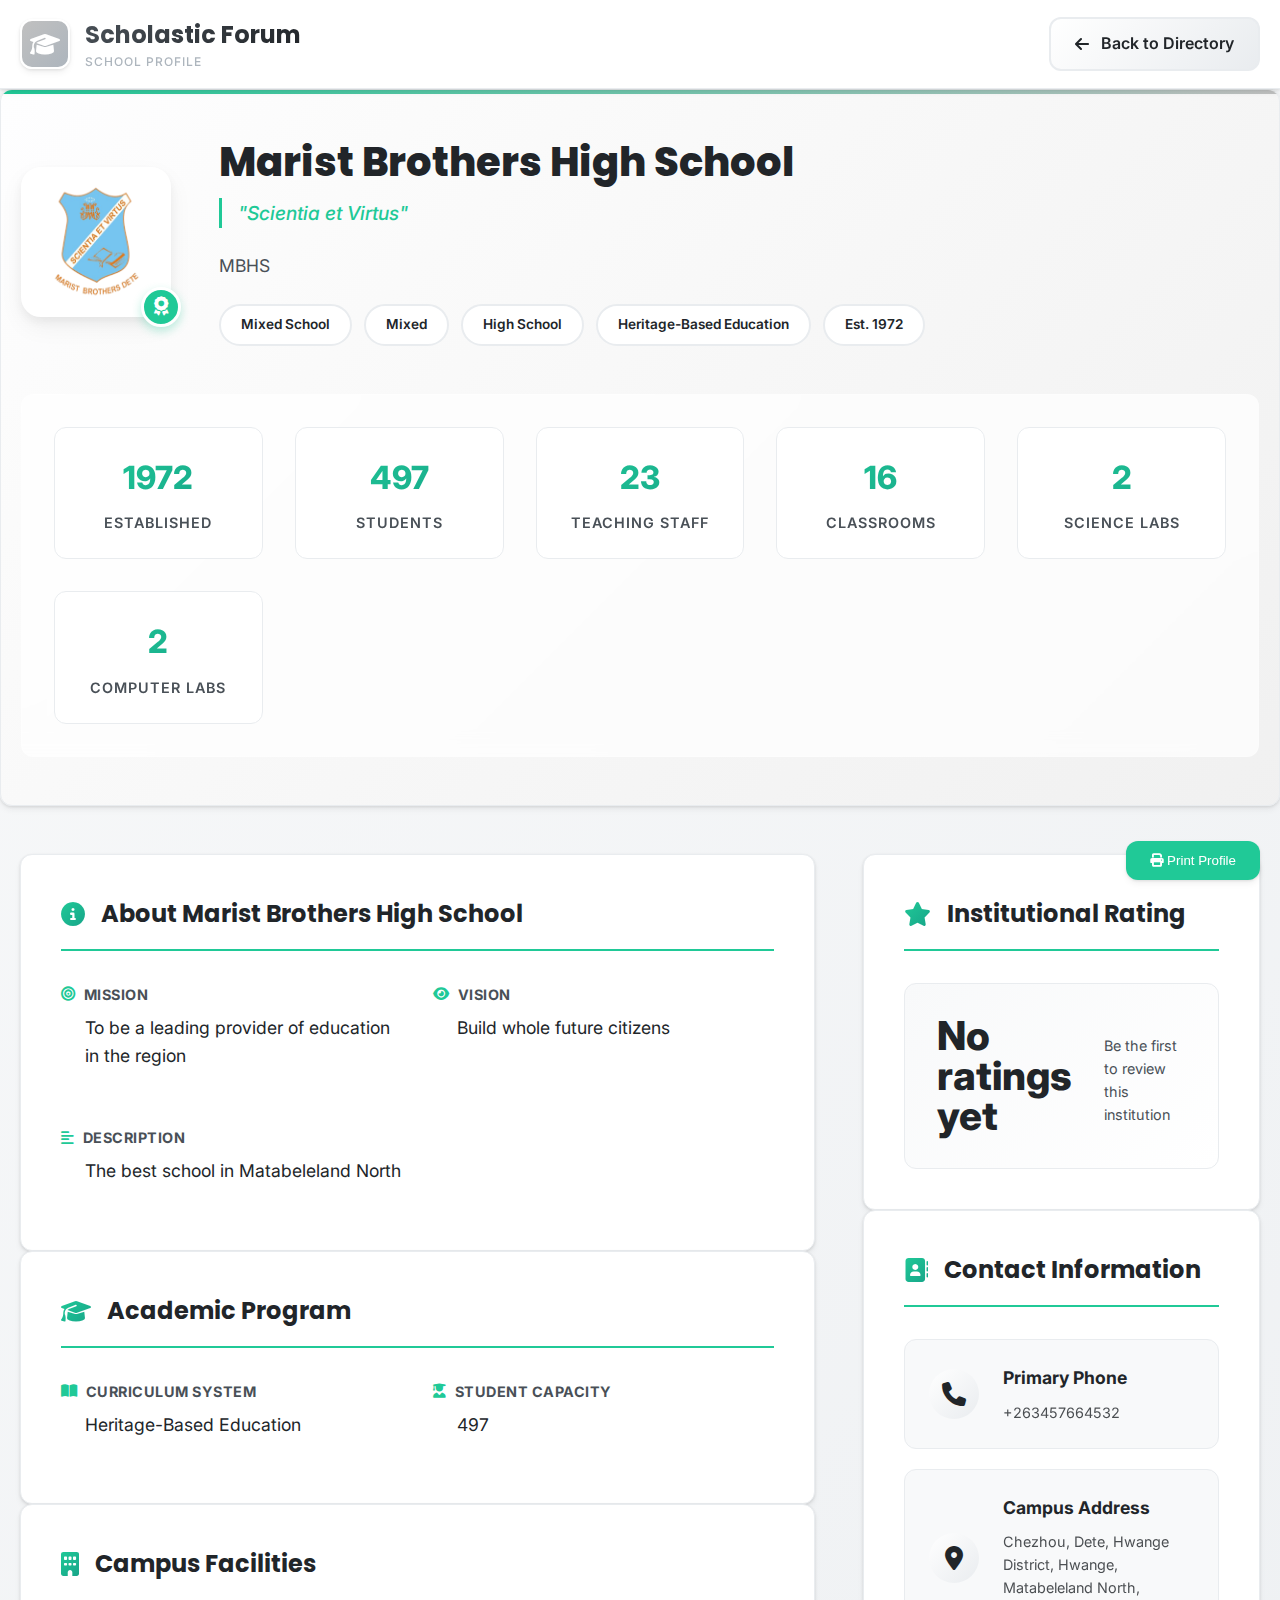
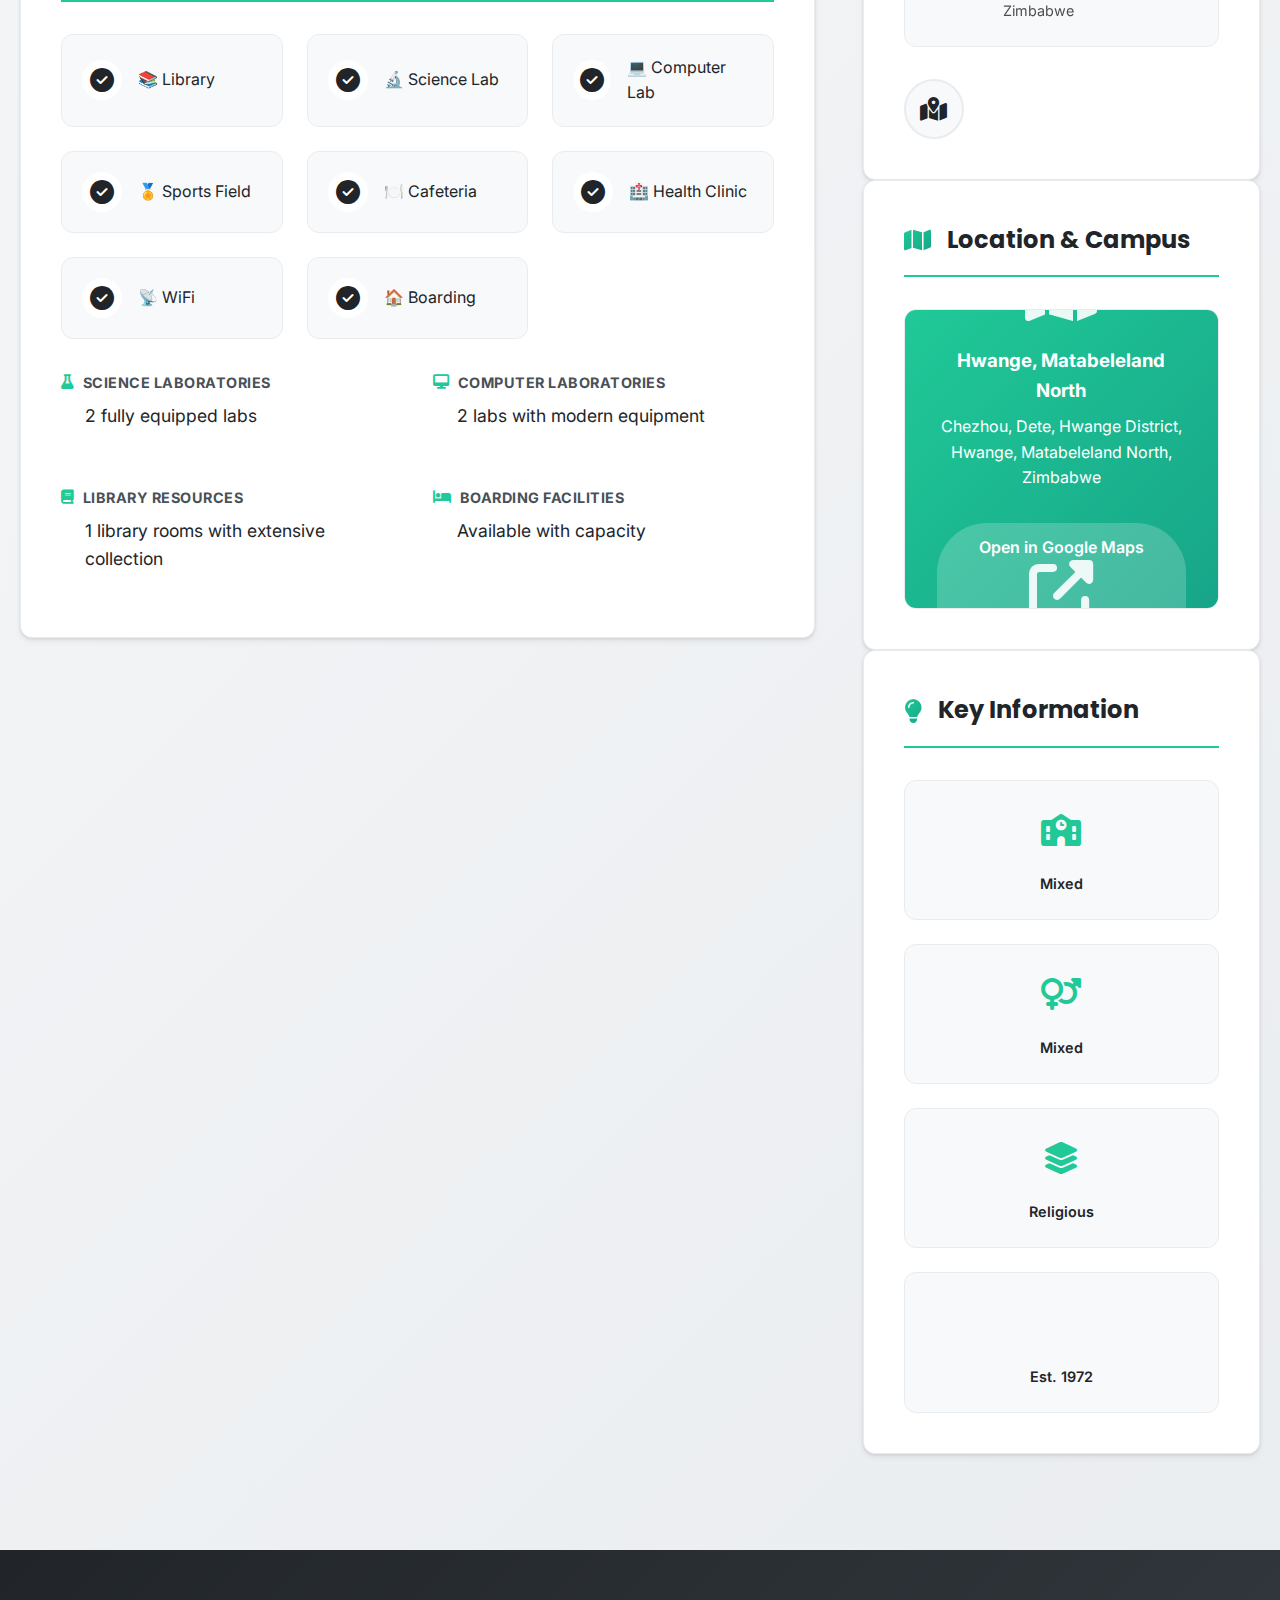
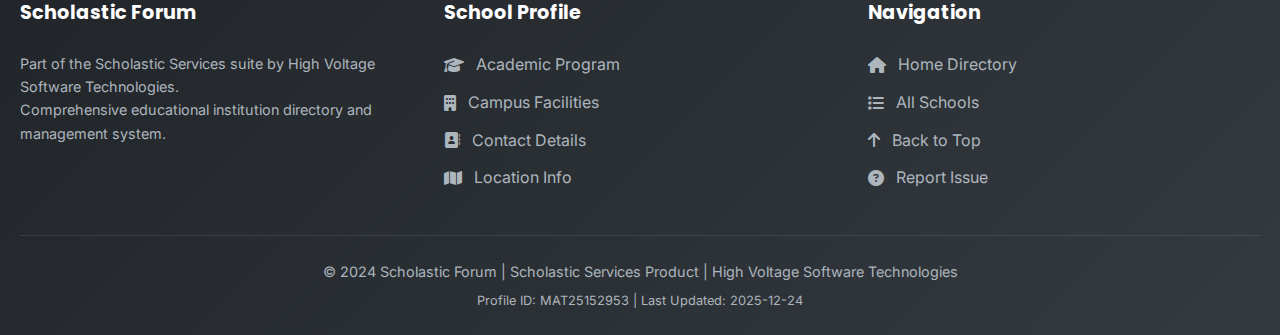
<file: schools/MAT25152953.html>
<!DOCTYPE html>
<html lang="en">
<head>
    <meta charset="UTF-8">
    <meta name="viewport" content="width=device-width, initial-scale=1.0">
    <title>Marist Brothers High School - Scholastic Forum</title>
    <link rel="stylesheet" href="https://cdnjs.cloudflare.com/ajax/libs/font-awesome/6.4.0/css/all.min.css">
    <link href="https://fonts.googleapis.com/css2?family=Inter:wght@300;400;500;600;700&family=Poppins:wght@400;500;600;700&display=swap" rel="stylesheet">
    <style>
        :root {
            --primary: #ffffff;
            --primary-dark: #f0f0f0;
            --secondary: #6c757d;
            --accent: #20c997;
            --dark: #212529;
            --light: #f8f9fa;
            --gray: #adb5bd;
            --gray-light: #e9ecef;
            --gray-dark: #495057;
            --white: #ffffff;
            --silver: #c0c0c0;
            --shadow: 0 4px 6px rgba(0, 0, 0, 0.05), 0 1px 3px rgba(0, 0, 0, 0.1);
            --shadow-lg: 0 10px 25px rgba(0, 0, 0, 0.05), 0 5px 10px rgba(0, 0, 0, 0.05);
            --radius: 12px;
            --transition: all 0.3s cubic-bezier(0.4, 0, 0.2, 1);
        }
        
        * {
            margin: 0;
            padding: 0;
            box-sizing: border-box;
        }
        
        body {
            font-family: 'Inter', sans-serif;
            line-height: 1.6;
            color: var(--dark);
            background: linear-gradient(135deg, #f8f9fa 0%, #e9ecef 100%);
            min-height: 100vh;
        }
        
        .container {
            width: 100%;
            max-width: 1400px;
            margin: 0 auto;
            padding: 0 20px;
        }
        
        /* Header */
        .header {
            background: rgba(255, 255, 255, 0.95);
            backdrop-filter: blur(10px);
            box-shadow: var(--shadow);
            position: sticky;
            top: 0;
            z-index: 1000;
            border-bottom: 1px solid var(--gray-light);
        }
        
        .nav-container {
            display: flex;
            justify-content: space-between;
            align-items: center;
            padding: 1rem 0;
        }
        
        .logo-section {
            display: flex;
            align-items: center;
            gap: 15px;
            text-decoration: none;
        }
        
        .logo-wrapper {
            display: flex;
            align-items: center;
            gap: 12px;
        }
        
        .main-logo {
            width: 50px;
            height: 50px;
            background: linear-gradient(135deg, var(--silver) 0%, var(--gray) 100%);
            border-radius: 12px;
            display: flex;
            align-items: center;
            justify-content: center;
            color: var(--white);
            font-size: 1.5rem;
            box-shadow: var(--shadow);
            border: 2px solid var(--white);
        }
        
        .logo-text {
            display: flex;
            flex-direction: column;
        }
        
        .main-title {
            font-family: 'Poppins', sans-serif;
            font-weight: 700;
            font-size: 1.5rem;
            background: linear-gradient(135deg, var(--gray-dark) 0%, var(--dark) 100%);
            -webkit-background-clip: text;
            -webkit-text-fill-color: transparent;
            background-clip: text;
        }
        
        .subtitle {
            font-size: 0.75rem;
            color: var(--gray);
            font-weight: 500;
            letter-spacing: 1px;
            text-transform: uppercase;
            margin-top: -2px;
        }
        
        .back-btn {
            display: inline-flex;
            align-items: center;
            gap: 0.75rem;
            padding: 0.75rem 1.5rem;
            background: linear-gradient(135deg, var(--white) 0%, var(--gray-light) 100%);
            border: 2px solid var(--gray-light);
            border-radius: var(--radius);
            color: var(--dark);
            text-decoration: none;
            font-weight: 600;
            transition: var(--transition);
        }
        
        .back-btn:hover {
            background: linear-gradient(135deg, var(--accent) 0%, #17a589 100%);
            color: white;
            border-color: var(--accent);
            transform: translateX(-5px);
            box-shadow: 0 5px 15px rgba(32, 201, 151, 0.3);
        }
        
        /* School Header */
        .school-header {
            background: linear-gradient(135deg, rgba(255,255,255,0.9) 0%, rgba(240,240,240,0.9) 100%);
            padding: 3rem 0;
            margin-bottom: 3rem;
            border-radius: var(--radius);
            box-shadow: var(--shadow);
            position: relative;
            overflow: hidden;
            border: 1px solid var(--gray-light);
        }
        
        .school-header::before {
            content: '';
            position: absolute;
            top: 0;
            left: 0;
            right: 0;
            height: 4px;
            background: linear-gradient(to right, var(--accent), var(--silver));
        }
        
        .school-basic-info {
            display: flex;
            align-items: center;
            gap: 3rem;
            margin-bottom: 3rem;
            flex-wrap: wrap;
        }
        
        .school-logo-container {
            flex-shrink: 0;
            position: relative;
        }
        
        .school-logo {
            width: 150px;
            height: 150px;
            background: var(--white);
            border-radius: 20px;
            display: flex;
            align-items: center;
            justify-content: center;
            color: var(--accent);
            box-shadow: var(--shadow-lg);
            border: 3px solid var(--white);
            overflow: hidden;
            transition: var(--transition);
        }
        
        .school-logo:hover {
            transform: scale(1.05);
            box-shadow: 0 15px 30px rgba(0, 0, 0, 0.1);
        }
        
        .school-logo img {
            width: 100%;
            height: 100%;
            object-fit: cover;
            border-radius: 17px;
        }
        
        .logo-badge {
            position: absolute;
            bottom: -10px;
            right: -10px;
            background: var(--accent);
            color: white;
            width: 40px;
            height: 40px;
            border-radius: 50%;
            display: flex;
            align-items: center;
            justify-content: center;
            font-size: 1.2rem;
            box-shadow: 0 4px 10px rgba(32, 201, 151, 0.3);
            border: 3px solid var(--white);
        }
        
        .school-title-section {
            flex: 1;
            min-width: 300px;
        }
        
        .school-title-section h1 {
            font-family: 'Poppins', sans-serif;
            font-size: 2.5rem;
            font-weight: 800;
            margin-bottom: 0.75rem;
            color: var(--dark);
            line-height: 1.2;
        }
        
        .school-motto {
            font-style: italic;
            font-size: 1.2rem;
            color: var(--accent);
            margin-bottom: 1.5rem;
            font-weight: 500;
            padding-left: 1rem;
            border-left: 3px solid var(--accent);
        }
        
        .school-tags {
            display: flex;
            flex-wrap: wrap;
            gap: 0.75rem;
            margin-top: 1.5rem;
        }
        
        .school-tag {
            background: var(--white);
            padding: 0.5rem 1.25rem;
            border-radius: 50px;
            font-size: 0.85rem;
            font-weight: 600;
            color: var(--dark);
            border: 2px solid var(--gray-light);
            transition: var(--transition);
        }
        
        .school-tag:hover {
            border-color: var(--accent);
            transform: translateY(-2px);
            box-shadow: 0 4px 10px rgba(32, 201, 151, 0.2);
        }
        
        .school-stats {
            display: grid;
            grid-template-columns: repeat(auto-fit, minmax(180px, 1fr));
            gap: 2rem;
            background: rgba(255, 255, 255, 0.7);
            padding: 2rem;
            border-radius: var(--radius);
            backdrop-filter: blur(10px);
            border: 1px solid rgba(255, 255, 255, 0.2);
        }
        
        .stat-item {
            text-align: center;
            padding: 1.5rem;
            background: var(--white);
            border-radius: var(--radius);
            transition: var(--transition);
            border: 1px solid var(--gray-light);
        }
        
        .stat-item:hover {
            transform: translateY(-5px);
            box-shadow: var(--shadow-lg);
            border-color: var(--accent);
        }
        
        .stat-value {
            font-size: 2rem;
            font-weight: 800;
            margin-bottom: 0.5rem;
            color: var(--accent);
            background: linear-gradient(135deg, var(--accent), #17a589);
            -webkit-background-clip: text;
            -webkit-text-fill-color: transparent;
            background-clip: text;
        }
        
        .stat-label {
            font-size: 0.9rem;
            color: var(--gray-dark);
            font-weight: 600;
            text-transform: uppercase;
            letter-spacing: 1px;
        }
        
        /* Main Content */
        .main-content {
            display: grid;
            grid-template-columns: 1fr;
            gap: 3rem;
            margin-bottom: 5rem;
        }
        
        @media (min-width: 1200px) {
            .main-content {
                grid-template-columns: 2fr 1fr;
            }
        }
        
        /* Sections */
        .section {
            background: var(--white);
            border-radius: var(--radius);
            padding: 2.5rem;
            box-shadow: var(--shadow);
            border: 1px solid var(--gray-light);
            transition: var(--transition);
        }
        
        .section:hover {
            box-shadow: var(--shadow-lg);
            transform: translateY(-2px);
        }
        
        .section-title {
            font-family: 'Poppins', sans-serif;
            font-size: 1.5rem;
            font-weight: 700;
            margin-bottom: 2rem;
            padding-bottom: 1rem;
            border-bottom: 2px solid var(--accent);
            color: var(--dark);
            display: flex;
            align-items: center;
            gap: 1rem;
        }
        
        .section-title i {
            color: var(--accent);
            background: linear-gradient(135deg, var(--accent), #17a589);
            -webkit-background-clip: text;
            -webkit-text-fill-color: transparent;
            background-clip: text;
        }
        
        /* Info Grid */
        .info-grid {
            display: grid;
            grid-template-columns: repeat(auto-fill, minmax(280px, 1fr));
            gap: 2rem;
        }
        
        .info-item {
            margin-bottom: 1.5rem;
        }
        
        .info-label {
            font-weight: 700;
            color: var(--gray-dark);
            margin-bottom: 0.5rem;
            font-size: 0.9rem;
            text-transform: uppercase;
            letter-spacing: 0.5px;
            display: flex;
            align-items: center;
            gap: 0.5rem;
        }
        
        .info-label i {
            color: var(--accent);
        }
        
        .info-value {
            font-size: 1.1rem;
            color: var(--dark);
            line-height: 1.6;
            padding-left: 1.5rem;
        }
        
        /* Amenities */
        .amenities-grid {
            display: grid;
            grid-template-columns: repeat(auto-fill, minmax(180px, 1fr));
            gap: 1.5rem;
        }
        
        .amenity {
            display: flex;
            align-items: center;
            gap: 1rem;
            padding: 1.25rem;
            background: var(--light);
            border-radius: var(--radius);
            transition: var(--transition);
            border: 1px solid var(--gray-light);
        }
        
        .amenity:hover {
            background: linear-gradient(135deg, var(--accent) 0%, #17a589 100%);
            color: white;
            transform: translateY(-3px);
            box-shadow: 0 8px 20px rgba(32, 201, 151, 0.3);
            border-color: var(--accent);
        }
        
        .amenity i {
            font-size: 1.5rem;
            width: 40px;
            height: 40px;
            background: var(--white);
            border-radius: 50%;
            display: flex;
            align-items: center;
            justify-content: center;
            transition: var(--transition);
        }
        
        .amenity:hover i {
            background: rgba(255, 255, 255, 0.2);
            color: white;
            transform: scale(1.1);
        }
        
        /* Rating */
        .rating-container {
            display: flex;
            flex-direction: column;
            gap: 1.5rem;
        }
        
        .rating-main {
            display: flex;
            align-items: center;
            gap: 2rem;
            padding: 2rem;
            background: linear-gradient(135deg, var(--light) 0%, var(--white) 100%);
            border-radius: var(--radius);
            border: 1px solid var(--gray-light);
        }
        
        .rating-stars {
            color: #ffc107;
            font-size: 2rem;
            letter-spacing: 3px;
        }
        
        .rating-numbers {
            flex: 1;
        }
        
        .rating-value {
            font-size: 2.5rem;
            font-weight: 800;
            color: var(--dark);
            line-height: 1;
        }
        
        .rating-count {
            color: var(--gray-dark);
            font-size: 0.9rem;
            margin-top: 0.5rem;
        }
        
        .rating-breakdown {
            display: flex;
            flex-direction: column;
            gap: 1rem;
        }
        
        .rating-bar {
            display: flex;
            align-items: center;
            gap: 1rem;
        }
        
        .rating-label {
            width: 100px;
            font-size: 0.9rem;
            color: var(--gray-dark);
            font-weight: 600;
        }
        
        .bar-container {
            flex: 1;
            height: 8px;
            background: var(--gray-light);
            border-radius: 4px;
            overflow: hidden;
        }
        
        .bar-fill {
            height: 100%;
            background: linear-gradient(to right, var(--accent), #17a589);
            border-radius: 4px;
            transition: width 1s ease-out;
        }
        
        /* Contact */
        .contact-methods {
            display: flex;
            flex-direction: column;
            gap: 1.25rem;
        }
        
        .contact-method {
            display: flex;
            align-items: center;
            gap: 1.5rem;
            padding: 1.5rem;
            background: var(--light);
            border-radius: var(--radius);
            text-decoration: none;
            color: var(--dark);
            transition: var(--transition);
            border: 1px solid var(--gray-light);
        }
        
        .contact-method:hover {
            background: linear-gradient(135deg, var(--accent) 0%, #17a589 100%);
            color: white;
            transform: translateX(10px);
            box-shadow: 0 8px 20px rgba(32, 201, 151, 0.3);
            border-color: var(--accent);
        }
        
        .contact-icon {
            width: 50px;
            height: 50px;
            background: linear-gradient(135deg, var(--white) 0%, var(--gray-light) 100%);
            color: var(--dark);
            border-radius: 50%;
            display: flex;
            align-items: center;
            justify-content: center;
            font-size: 1.5rem;
            transition: var(--transition);
            flex-shrink: 0;
        }
        
        .contact-method:hover .contact-icon {
            background: rgba(255, 255, 255, 0.2);
            color: white;
            transform: scale(1.1);
        }
        
        .contact-details h4 {
            margin-bottom: 0.5rem;
            font-size: 1.1rem;
        }
        
        .contact-details p {
            font-size: 0.9rem;
            opacity: 0.8;
        }
        
        /* Social Links */
        .social-links {
            display: grid;
            grid-template-columns: repeat(auto-fit, minmax(60px, 1fr));
            gap: 1rem;
            margin-top: 2rem;
        }
        
        .social-link {
            width: 60px;
            height: 60px;
            background: var(--light);
            border-radius: 50%;
            display: flex;
            align-items: center;
            justify-content: center;
            color: var(--dark);
            text-decoration: none;
            transition: var(--transition);
            border: 2px solid var(--gray-light);
            font-size: 1.5rem;
        }
        
        .social-link:hover {
            background: linear-gradient(135deg, var(--accent) 0%, #17a589 100%);
            color: white;
            transform: translateY(-5px) scale(1.1);
            box-shadow: 0 10px 25px rgba(32, 201, 151, 0.3);
            border-color: var(--accent);
        }
        
        /* Map */
        .map-container {
            height: 300px;
            background: linear-gradient(135deg, var(--light) 0%, var(--white) 100%);
            border-radius: var(--radius);
            overflow: hidden;
            margin-top: 1rem;
            border: 1px solid var(--gray-light);
        }
        
        .map-placeholder {
            width: 100%;
            height: 100%;
            display: flex;
            flex-direction: column;
            align-items: center;
            justify-content: center;
            background: linear-gradient(135deg, var(--accent) 0%, #17a589 100%);
            color: white;
            padding: 2rem;
            text-align: center;
        }
        
        .map-placeholder i {
            font-size: 4rem;
            margin-bottom: 1.5rem;
            opacity: 0.9;
        }
        
        .map-placeholder a {
            color: white;
            text-decoration: none;
            font-weight: 600;
            padding: 0.75rem 1.5rem;
            background: rgba(255, 255, 255, 0.2);
            border-radius: 50px;
            margin-top: 1rem;
            transition: var(--transition);
        }
        
        .map-placeholder a:hover {
            background: rgba(255, 255, 255, 0.3);
            transform: translateY(-2px);
        }
        
        /* Quick Facts */
        .quick-facts {
            display: grid;
            grid-template-columns: repeat(auto-fit, minmax(150px, 1fr));
            gap: 1.5rem;
        }
        
        .fact {
            text-align: center;
            padding: 1.5rem;
            background: var(--light);
            border-radius: var(--radius);
            transition: var(--transition);
            border: 1px solid var(--gray-light);
        }
        
        .fact:hover {
            background: linear-gradient(135deg, var(--accent) 0%, #17a589 100%);
            color: white;
            transform: translateY(-3px);
            box-shadow: 0 8px 20px rgba(32, 201, 151, 0.3);
        }
        
        .fact-icon {
            font-size: 2rem;
            margin-bottom: 1rem;
            color: var(--accent);
            transition: var(--transition);
        }
        
        .fact:hover .fact-icon {
            color: white;
            transform: scale(1.1);
        }
        
        .fact-text {
            font-size: 0.9rem;
            font-weight: 600;
        }
        
        /* Footer */
        .footer {
            background: linear-gradient(135deg, var(--dark) 0%, #343a40 100%);
            color: var(--white);
            padding: 3rem 0 1.5rem;
            margin-top: 6rem;
        }
        
        .footer-content {
            display: grid;
            grid-template-columns: repeat(auto-fit, minmax(250px, 1fr));
            gap: 2rem;
            margin-bottom: 2rem;
        }
        
        .footer-section h3 {
            font-family: 'Poppins', sans-serif;
            font-size: 1.2rem;
            margin-bottom: 1.5rem;
            color: var(--white);
        }
        
        .footer-links {
            list-style: none;
        }
        
        .footer-links li {
            margin-bottom: 0.75rem;
        }
        
        .footer-links a {
            color: var(--gray);
            text-decoration: none;
            transition: var(--transition);
            display: flex;
            align-items: center;
            gap: 0.75rem;
        }
        
        .footer-links a:hover {
            color: var(--accent);
            padding-left: 5px;
        }
        
        .footer-bottom {
            text-align: center;
            padding-top: 1.5rem;
            border-top: 1px solid rgba(255, 255, 255, 0.1);
            color: var(--gray);
            font-size: 0.9rem;
        }
        
        /* Responsive */
        @media (max-width: 992px) {
            .school-basic-info {
                flex-direction: column;
                text-align: center;
                gap: 2rem;
            }
            
            .school-tags {
                justify-content: center;
            }
            
            .amenities-grid {
                grid-template-columns: repeat(auto-fill, minmax(150px, 1fr));
            }
        }
        
        @media (max-width: 768px) {
            .container {
                padding: 0 15px;
            }
            
            .school-header {
                padding: 2rem 0;
            }
            
            .school-title-section h1 {
                font-size: 2rem;
            }
            
            .section {
                padding: 1.75rem;
            }
            
            .school-stats {
                grid-template-columns: repeat(2, 1fr);
                gap: 1rem;
            }
            
            .rating-main {
                flex-direction: column;
                text-align: center;
                gap: 1rem;
            }
            
            .info-grid {
                grid-template-columns: 1fr;
            }
        }
        
        @media (max-width: 480px) {
            .container {
                padding: 0 10px;
            }
            
            .school-title-section h1 {
                font-size: 1.75rem;
            }
            
            .section {
                padding: 1.25rem;
            }
            
            .school-stats {
                grid-template-columns: 1fr;
            }
            
            .amenities-grid {
                grid-template-columns: 1fr;
            }
            
            .school-logo {
                width: 120px;
                height: 120px;
            }
        }
        
        /* Animations */
        @keyframes slideIn {
            from { opacity: 0; transform: translateX(-20px); }
            to { opacity: 1; transform: translateX(0); }
        }
        
        .slide-in {
            animation: slideIn 0.6s ease-out forwards;
        }
        
        /* Interactive Elements */
        .interactive-stat {
            cursor: pointer;
            transition: all 0.3s ease;
        }
        
        .interactive-stat:hover {
            transform: scale(1.05);
        }
        
        /* Print Styles */
        @media print {
            .header, .footer, .back-btn {
                display: none;
            }
            
            body {
                background: white;
                color: black;
            }
            
            .section {
                box-shadow: none;
                border: 1px solid #ddd;
                break-inside: avoid;
            }
        }
    </style>
</head>
<body>
    <!-- Header -->
    <header class="header">
        <div class="container">
            <nav class="nav-container">
                <div class="logo-wrapper">
                    <a href="../index.html" class="logo-section">
                        <div class="main-logo">
                            <i class="fas fa-graduation-cap"></i>
                        </div>
                        <div class="logo-text">
                            <div class="main-title">Scholastic Forum</div>
                            <div class="subtitle">School Profile</div>
                        </div>
                    </a>
                </div>
                <a href="../index.html" class="back-btn">
                    <i class="fas fa-arrow-left"></i>
                    Back to Directory
                </a>
            </nav>
        </div>
    </header>

    <!-- School Header -->
    <section class="school-header">
        <div class="container">
            <div class="school-basic-info slide-in">
                <div class="school-logo-container">
                    <div class="school-logo">
                        <img src="[data-uri]" alt="Marist Brothers High School Logo" style="object-fit: contain; padding: 10px;">
                    </div>
                    <div class="logo-badge">
                        <i class="fas fa-award"></i>
                    </div>
                </div>
                <div class="school-title-section">
                    <h1>Marist Brothers High School</h1>
                    <p class="school-motto">"Scientia et Virtus"</p>
                    <p style="color: var(--gray-dark); margin-bottom: 1rem; font-size: 1.1rem;">MBHS</p>
                    <div class="school-tags">
                        <span class="school-tag">Mixed School</span>
                        <span class="school-tag">Mixed</span>
                        <span class="school-tag">High School</span>
                        <span class="school-tag">Heritage-Based Education</span>
                        <span class="school-tag">Est. 1972</span>
                    </div>
                </div>
            </div>
            
            <div class="school-stats">
                <div class="stat-item interactive-stat">
                    <div class="stat-value">1972</div>
                    <div class="stat-label">Established</div>
                </div>
                <div class="stat-item interactive-stat">
                    <div class="stat-value">497</div>
                    <div class="stat-label">Students</div>
                </div>
                <div class="stat-item interactive-stat">
                    <div class="stat-value">23</div>
                    <div class="stat-label">Teaching Staff</div>
                </div>
                <div class="stat-item interactive-stat">
                    <div class="stat-value">16</div>
                    <div class="stat-label">Classrooms</div>
                </div>
                <div class="stat-item interactive-stat"><div class="stat-value">2</div><div class="stat-label">Science Labs</div></div>
                <div class="stat-item interactive-stat"><div class="stat-value">2</div><div class="stat-label">Computer Labs</div></div>
            </div>
        </div>
    </section>

    <!-- Main Content -->
    <main class="container">
        <div class="main-content">
            <!-- Left Column -->
            <div class="left-column">
                <!-- About Section -->
                <section class="section">
                    <h2 class="section-title"><i class="fas fa-info-circle"></i> About Marist Brothers High School</h2>
                    <div class="info-grid">
                        <div class="info-item"><div class="info-label"><i class="fas fa-bullseye"></i> Mission</div><div class="info-value">To be a leading provider of education in the region</div></div>
                        <div class="info-item"><div class="info-label"><i class="fas fa-eye"></i> Vision</div><div class="info-value">Build whole future citizens</div></div>
                        <div class="info-item"><div class="info-label"><i class="fas fa-align-left"></i> Description</div><div class="info-value">The best school in Matabeleland North</div></div>
                    </div>
                </section>
                
                <!-- Academics -->
                <section class="section">
                    <h2 class="section-title"><i class="fas fa-graduation-cap"></i> Academic Program</h2>
                    <div class="info-grid">
                        <div class="info-item"><div class="info-label"><i class="fas fa-book-open"></i> Curriculum System</div><div class="info-value">Heritage-Based Education</div></div>
                        <div class="info-item"><div class="info-label"><i class="fas fa-user-graduate"></i> Student Capacity</div><div class="info-value">497</div></div>
                        
                        
                        
                    </div>
                </section>
                
                <!-- Facilities -->
                <section class="section">
                    <h2 class="section-title"><i class="fas fa-building"></i> Campus Facilities</h2>
                    <div class="amenities-grid">

                        <div class="amenity">
                            <i class="fas fa-check-circle"></i>
                            <span>📚 Library</span>
                        </div>

                        <div class="amenity">
                            <i class="fas fa-check-circle"></i>
                            <span>🔬 Science Lab</span>
                        </div>

                        <div class="amenity">
                            <i class="fas fa-check-circle"></i>
                            <span>💻 Computer Lab</span>
                        </div>

                        <div class="amenity">
                            <i class="fas fa-check-circle"></i>
                            <span>🏅 Sports Field</span>
                        </div>

                        <div class="amenity">
                            <i class="fas fa-check-circle"></i>
                            <span>🍽️ Cafeteria</span>
                        </div>

                        <div class="amenity">
                            <i class="fas fa-check-circle"></i>
                            <span>🏥 Health Clinic</span>
                        </div>

                        <div class="amenity">
                            <i class="fas fa-check-circle"></i>
                            <span>📡 WiFi</span>
                        </div>

                        <div class="amenity">
                            <i class="fas fa-check-circle"></i>
                            <span>🏠 Boarding</span>
                        </div>

                    </div>
                    <div class="info-grid" style="margin-top: 2rem;">
                        <div class="info-item"><div class="info-label"><i class="fas fa-flask"></i> Science Laboratories</div><div class="info-value">2 fully equipped labs</div></div>
                        <div class="info-item"><div class="info-label"><i class="fas fa-desktop"></i> Computer Laboratories</div><div class="info-value">2 labs with modern equipment</div></div>
                        <div class="info-item"><div class="info-label"><i class="fas fa-book"></i> Library Resources</div><div class="info-value">1 library rooms with extensive collection</div></div>
                        
                        
                        <div class="info-item"><div class="info-label"><i class="fas fa-bed"></i> Boarding Facilities</div><div class="info-value">Available with  capacity</div></div>
                    </div>
                </section>
            </div>
            
            <!-- Right Column -->
            <div class="right-column">
                <!-- Rating -->
                <section class="section">
                    <h2 class="section-title"><i class="fas fa-star"></i> Institutional Rating</h2>
                    <div class="rating-container">
                        <div class="rating-main"><div class="rating-value">No ratings yet</div><div class="rating-count">Be the first to review this institution</div></div>
                        
                        
                    </div>
                </section>
                
                <!-- Contact -->
                <section class="section">
                    <h2 class="section-title"><i class="fas fa-address-book"></i> Contact Information</h2>
                    <div class="contact-methods">
                        <a href="tel:+263457664532" class="contact-method"><div class="contact-icon"><i class="fas fa-phone"></i></div><div class="contact-details"><h4>Primary Phone</h4><p>+263457664532</p></div></a>
                        
                        
                        <div class="contact-method">
                            <div class="contact-icon">
                                <i class="fas fa-map-marker-alt"></i>
                            </div>
                            <div class="contact-details">
                                <h4>Campus Address</h4>
                                <p>Chezhou, Dete, Hwange District, Hwange, Matabeleland North, Zimbabwe</p>
                            </div>
                        </div>
                        
                        
                    </div>
                    
                    <!-- Social Links -->
                    <div class="social-links">
                        
                        
                        
                        
                        
                        <a href="https://maps.app.goo.gl/AyRsBJrQAnG8NoiQ8" class="social-link" target="_blank" title="Google Maps"><i class="fas fa-map-marked-alt"></i></a>
                    </div>
                </section>
                
                <!-- Location -->
                <section class="section">
                    <h2 class="section-title"><i class="fas fa-map"></i> Location & Campus</h2>
                    <div class="map-container">
                        <div class="map-placeholder">
                            <i class="fas fa-map-marked-alt"></i>
                            <h3 style="margin-bottom: 0.5rem;">Hwange, Matabeleland North</h3>
                            <p style="margin-bottom: 1rem;">Chezhou, Dete, Hwange District, Hwange, Matabeleland North, Zimbabwe</p>
                            <a href="https://maps.app.goo.gl/AyRsBJrQAnG8NoiQ8" target="_blank">Open in Google Maps <i class="fas fa-external-link-alt"></i></a>
                        </div>
                    </div>
                </section>
                
                <!-- Quick Facts -->
                <section class="section">
                    <h2 class="section-title"><i class="fas fa-lightbulb"></i> Key Information</h2>
                    <div class="quick-facts">
                        <div class="fact">
                            <div class="fact-icon"><i class="fas fa-school"></i></div>
                            <div class="fact-text">Mixed</div>
                        </div>
                        <div class="fact">
                            <div class="fact-icon"><i class="fas fa-venus-mars"></i></div>
                            <div class="fact-text">Mixed</div>
                        </div>
                        <div class="fact">
                            <div class="fact-icon"><i class="fas fa-layer-group"></i></div>
                            <div class="fact-text">Religious</div>
                        </div>
                        <div class="fact">
                            <div class="fact-icon"><i class="fas fa-calendar-star"></i></div>
                            <div class="fact-text">Est. 1972</div>
                        </div>
                    </div>
                </section>
            </div>
        </div>
    </main>

    <!-- Footer -->
    <footer class="footer">
        <div class="container">
            <div class="footer-content">
                <div class="footer-section">
                    <h3>Scholastic Forum</h3>
                    <p style="color: var(--gray); font-size: 0.9rem; line-height: 1.6;">
                        Part of the Scholastic Services suite by High Voltage Software Technologies.<br>
                        Comprehensive educational institution directory and management system.
                    </p>
                </div>
                
                <div class="footer-section">
                    <h3>School Profile</h3>
                    <ul class="footer-links">
                        <li><a href="#academics"><i class="fas fa-graduation-cap"></i> Academic Program</a></li>
                        <li><a href="#facilities"><i class="fas fa-building"></i> Campus Facilities</a></li>
                        <li><a href="#contact"><i class="fas fa-address-book"></i> Contact Details</a></li>
                        <li><a href="#location"><i class="fas fa-map"></i> Location Info</a></li>
                    </ul>
                </div>
                
                <div class="footer-section">
                    <h3>Navigation</h3>
                    <ul class="footer-links">
                        <li><a href="../index.html"><i class="fas fa-home"></i> Home Directory</a></li>
                        <li><a href="../schools/all.html"><i class="fas fa-list"></i> All Schools</a></li>
                        <li><a href="#top"><i class="fas fa-arrow-up"></i> Back to Top</a></li>
                        <li><a href="mailto:support@scholasticforum.org"><i class="fas fa-question-circle"></i> Report Issue</a></li>
                    </ul>
                </div>
            </div>
            
            <div class="footer-bottom">
                <p>&copy; 2024 Scholastic Forum | Scholastic Services Product | High Voltage Software Technologies</p>
                <p style="margin-top: 0.5rem; font-size: 0.8rem;">Profile ID: MAT25152953 | Last Updated: 2025-12-24</p>
            </div>
        </div>
    </footer>

    <script>
        // Animate rating bars
        document.addEventListener('DOMContentLoaded', function() {
            const bars = document.querySelectorAll('.bar-fill');
            bars.forEach(bar => {
                const width = bar.style.width;
                bar.style.width = '0';
                setTimeout(() => {
                    bar.style.width = width;
                }, 300);
            });
        });
        
        // Add print functionality
        const printBtn = document.createElement('button');
        printBtn.innerHTML = '<i class="fas fa-print"></i> Print Profile';
        printBtn.style.cssText = 'position: fixed; bottom: 20px; right: 20px; background: var(--accent); color: white; border: none; padding: 12px 24px; border-radius: var(--radius); cursor: pointer; box-shadow: var(--shadow); z-index: 1000; transition: var(--transition);';
        printBtn.addEventListener('mouseenter', function() { this.style.transform = 'translateY(-2px)'; });
        printBtn.addEventListener('mouseleave', function() { this.style.transform = 'translateY(0)'; });
        printBtn.addEventListener('click', function() { window.print(); });
        document.body.appendChild(printBtn);
        
        // Interactive stats
        document.querySelectorAll('.interactive-stat').forEach(stat => {
            stat.addEventListener('click', function() {
                this.style.transform = 'scale(0.95)';
                setTimeout(() => {
                    this.style.transform = 'scale(1.05)';
                }, 150);
            });
        });
        
        // Smooth scroll for anchor links
        document.querySelectorAll('a[href^="#"]').forEach(anchor => {
            anchor.addEventListener('click', function (e) {
                e.preventDefault();
                const target = document.querySelector(this.getAttribute('href'));
                if (target) {
                    target.scrollIntoView({
                        behavior: 'smooth',
                        block: 'start'
                    });
                }
            });
        });
        
        // Add copy to clipboard for contact info
        document.querySelectorAll('.contact-method').forEach(method => {
            method.addEventListener('click', function(e) {
                if (this.href && this.href.startsWith('mailto:') || this.href.startsWith('tel:')) {
                    return;
                }
                
                const text = this.querySelector('p').textContent;
                navigator.clipboard.writeText(text).then(() => {
                    const original = this.innerHTML;
                    this.innerHTML = '<div class="contact-icon"><i class="fas fa-check"></i></div><div class="contact-details"><h4>Copied!</h4><p>' + text + '</p></div>';
                    setTimeout(() => {
                        this.innerHTML = original;
                    }, 2000);
                });
                e.preventDefault();
            });
        });
        
        // Lazy loading for images
        const images = document.querySelectorAll('img');
        images.forEach(img => {
            img.loading = 'lazy';
        });
        
        // Add keyboard shortcuts
        document.addEventListener('keydown', function(e) {
            // Ctrl+P for print
            if ((e.ctrlKey || e.metaKey) && e.key === 'p') {
                e.preventDefault();
                window.print();
            }
            
            // Escape to go back
            if (e.key === 'Escape') {
                window.history.back();
            }
        });
        
        // Initialize animations
        const observerOptions = {
            threshold: 0.1,
            rootMargin: '0px 0px -50px 0px'
        };
        
        const observer = new IntersectionObserver((entries) => {
            entries.forEach(entry => {
                if (entry.isIntersecting) {
                    entry.target.classList.add('slide-in');
                }
            });
        }, observerOptions);
        
        document.querySelectorAll('.section').forEach(section => {
            observer.observe(section);
        });
    </script>
</body>
</html>
</file>
